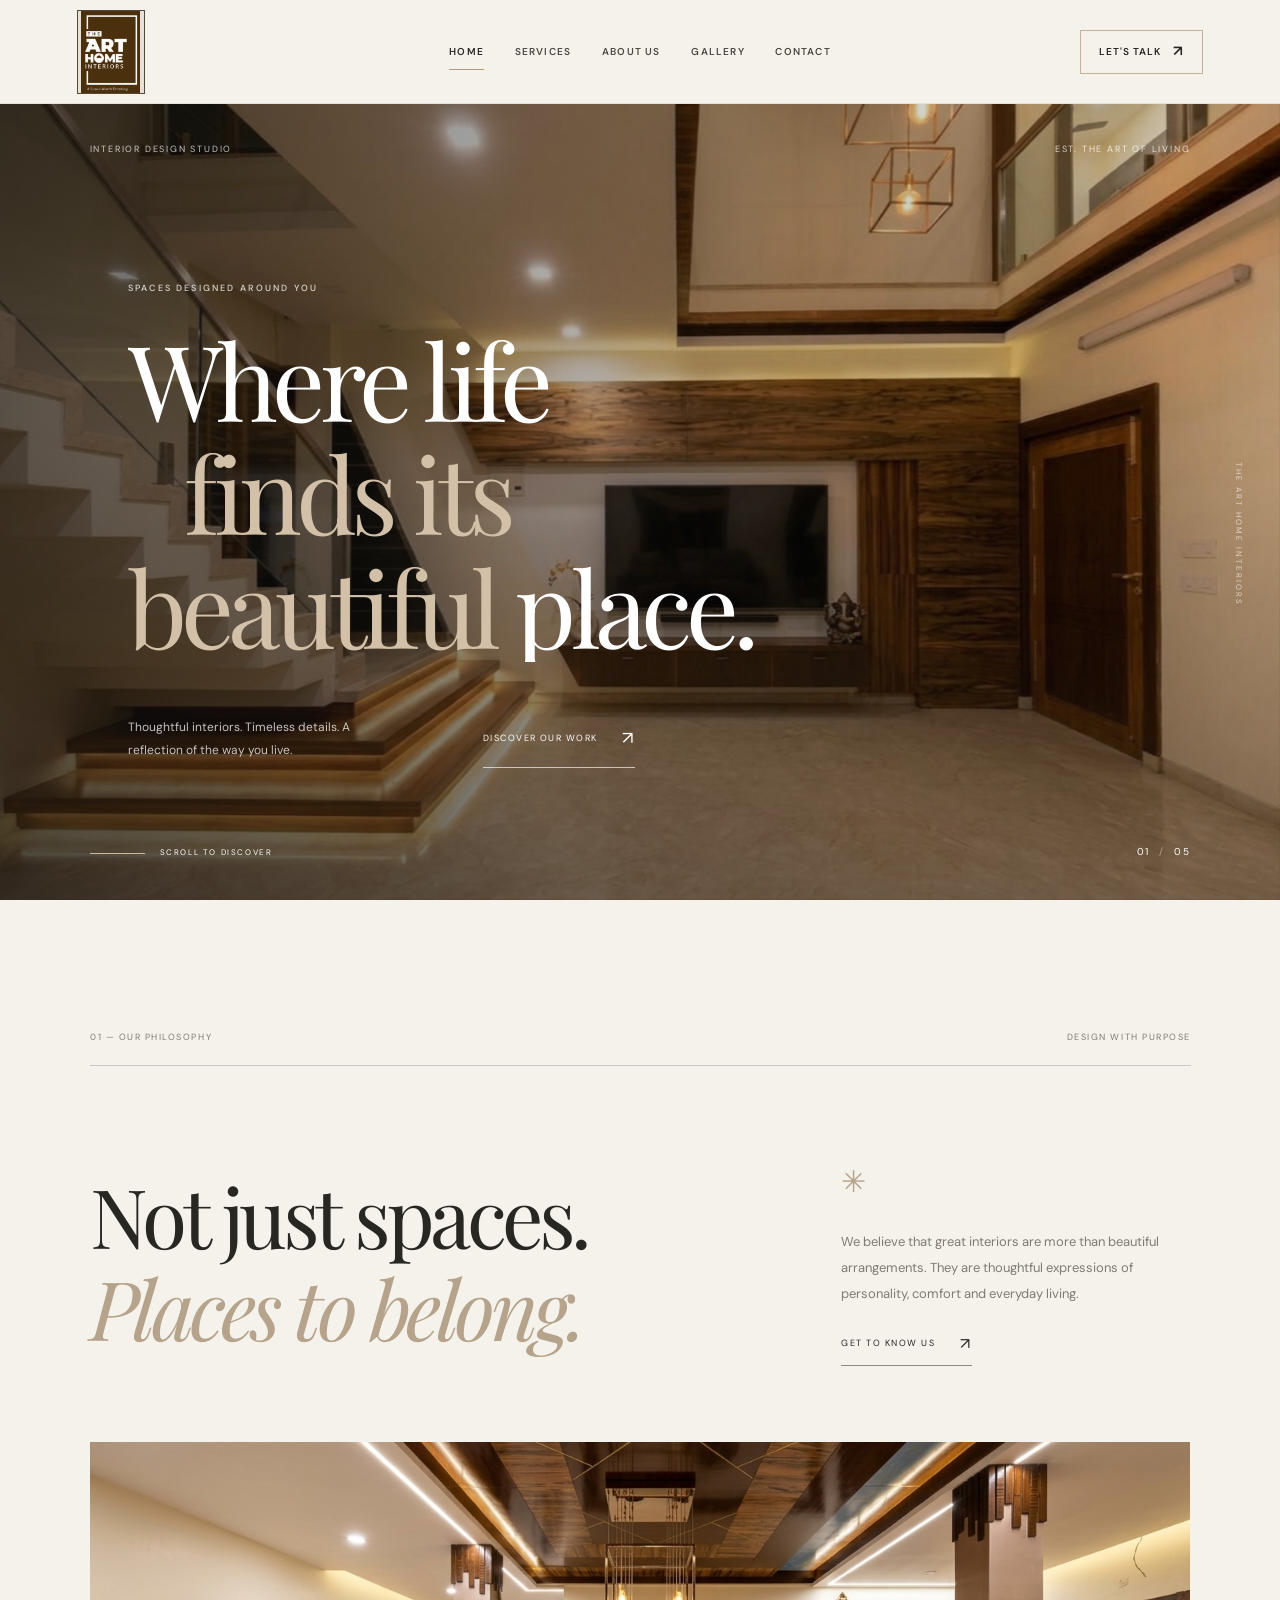
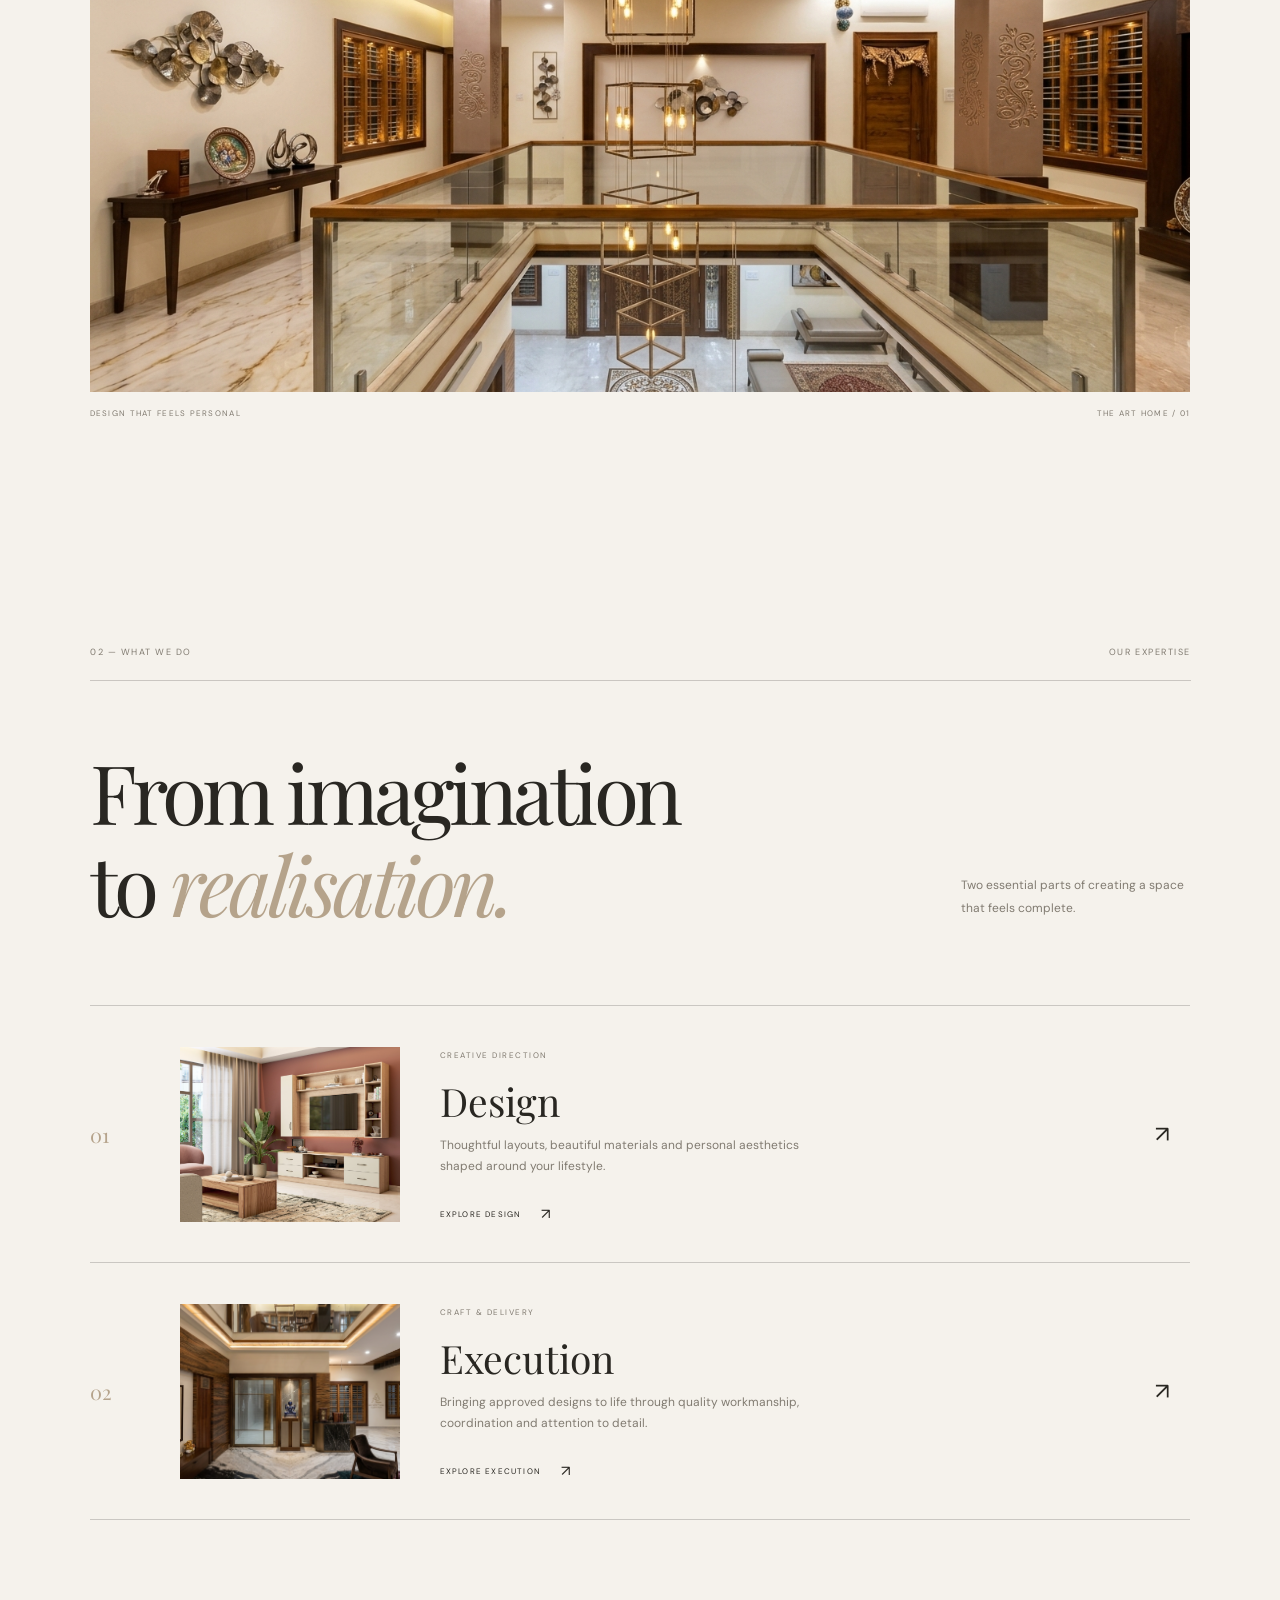
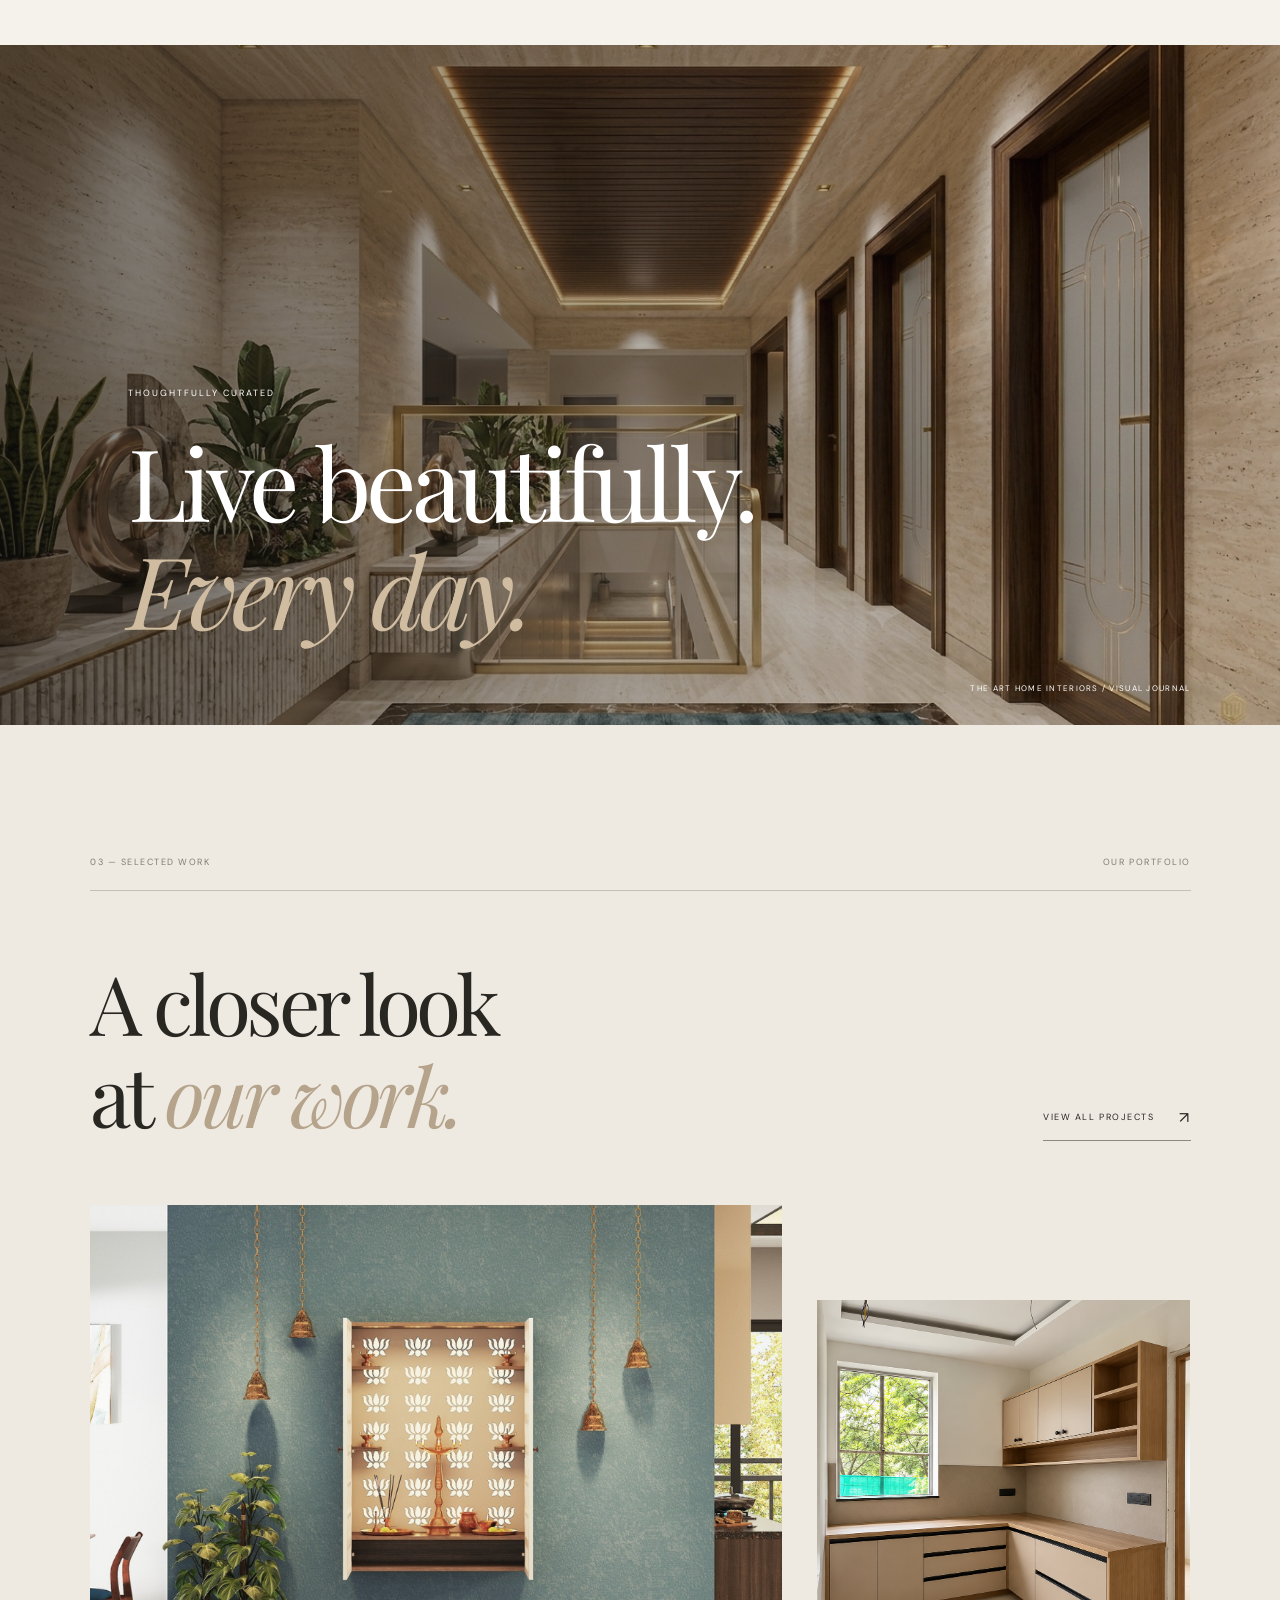
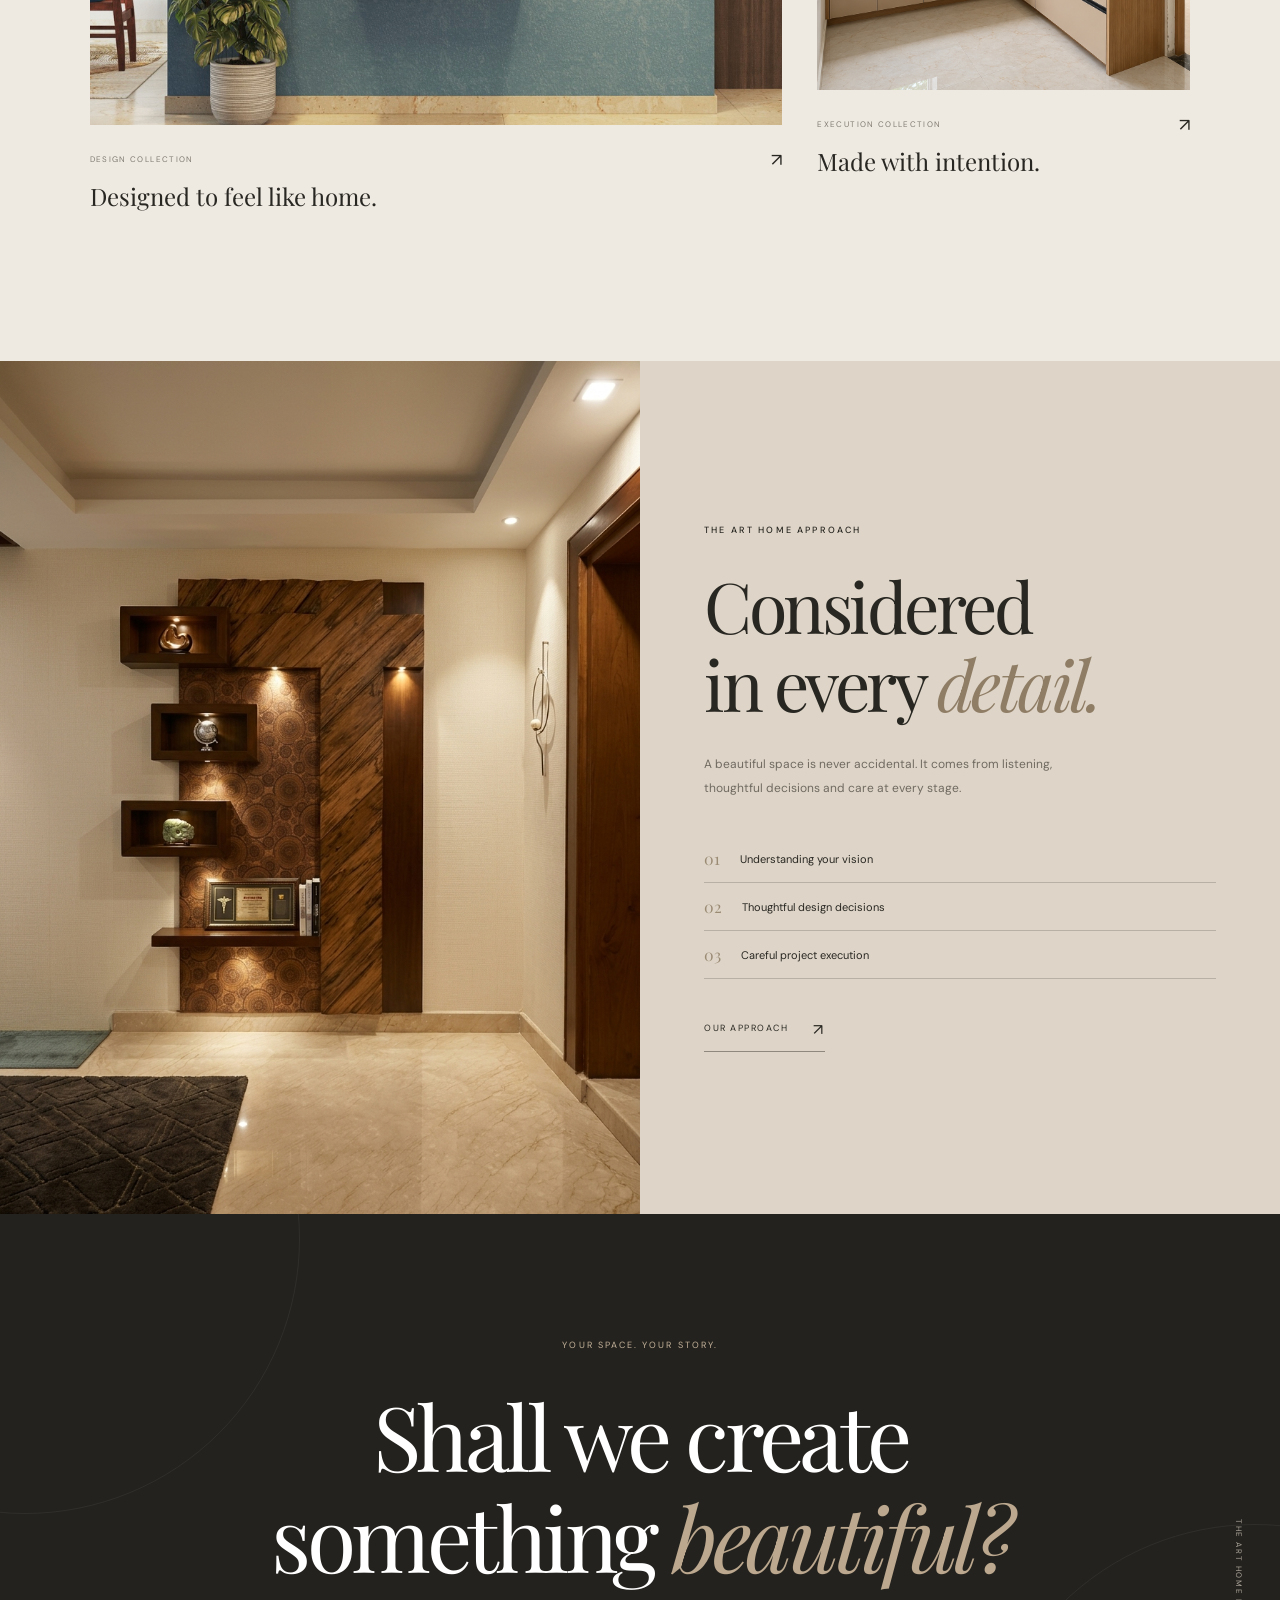
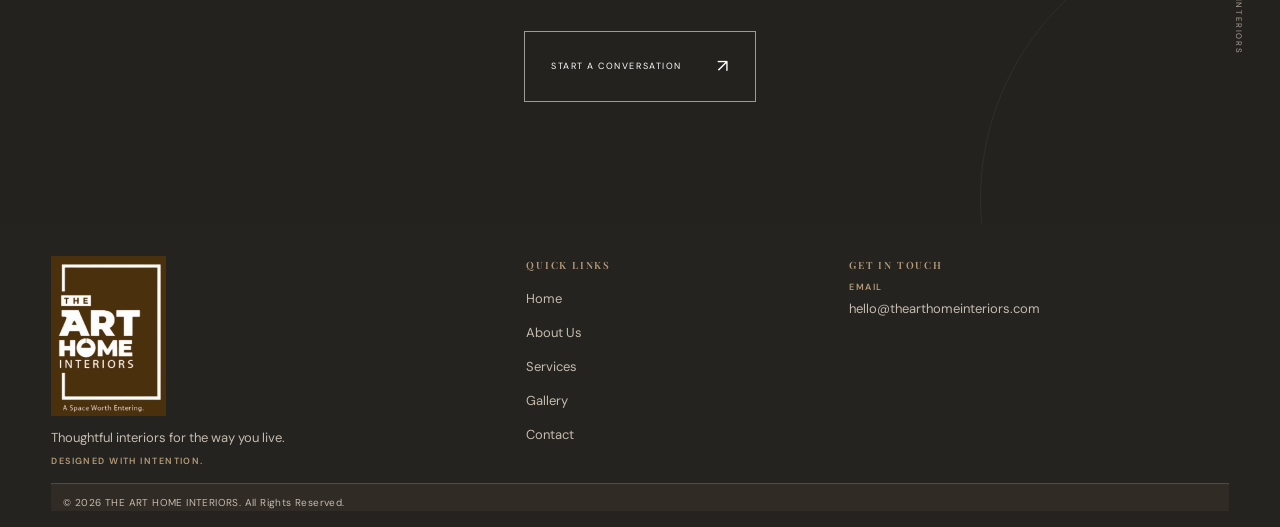
<file: index.html>
<!DOCTYPE html>
<html lang="en">

<head>
    <meta charset="UTF-8">
    <meta name="viewport" content="width=device-width, initial-scale=1.0">

    <meta name="description"
        content="The Art Home Interiors — creating thoughtful, timeless and beautiful living spaces.">

    <title>The Art Home Interiors | Thoughtful Spaces</title>

    <link rel="preconnect" href="https://fonts.googleapis.com">
    <link rel="preconnect" href="https://fonts.gstatic.com" crossorigin>

    <link href="https://fonts.googleapis.com/css2?family=DM+Sans:wght@400;500;600;700&family=Playfair+Display:ital,wght@0,400;0,500;0,600;1,400;1,500&display=swap"
        rel="stylesheet">
    <link rel="stylesheet" href="assets/css/responsive-polish.css">
    <link rel="stylesheet" href="assets/css/style.css">
    <link rel="stylesheet" href="assets/css/design-system.css">
    <link rel="stylesheet" href="assets/css/home.css">
    <link rel="stylesheet" href="assets/css/final-integration.css">
    <link rel="stylesheet" href="assets/css/luxury-experience.css">
</head>

<body class="home-page">

    <div class="page-loader">
        <div class="loader-content">
            <span class="loader-line"></span>
            <p>THE ART HOME INTERIORS</p>
            <span>CREATING SPACES WITH MEANING</span>
        </div>
    </div>


    <!-- HEADER -->

    <div id="site-header"></div>


    <main>

        <!-- =================================
             01. CINEMATIC HERO
        ================================== -->

        <section class="home-hero">

            <div class="hero-background">
                <img
                    src="assets/images/home-hero.jpg"
                    alt="Elegant contemporary interior"
                    fetchpriority="high">
            </div>

            <div class="hero-overlay"></div>

            <div class="hero-top-label">
                <span>INTERIOR DESIGN STUDIO</span>
                <span>EST. THE ART OF LIVING</span>
            </div>

            <div class="home-hero-content">

                <p class="home-eyebrow hero-animate">
                    SPACES DESIGNED AROUND YOU
                </p>

                <h1 class="hero-heading">
                    <span class="hero-line">
                        Where life
                    </span>

                    <span class="hero-line hero-line-accent">
                        finds its
                    </span>

                    <span class="hero-line">
                        <em>beautiful</em> place.
                    </span>
                </h1>

                <div class="hero-bottom-content">

                    <p>
                        Thoughtful interiors. Timeless details.
                        A reflection of the way you live.
                    </p>

                    <a href="gallery.html"
                        class="hero-discover luxury-link">

                        <span>DISCOVER OUR WORK</span>

                        <span class="discover-arrow">↗</span>

                    </a>

                </div>

            </div>

            <div class="hero-vertical-label">
                THE ART HOME INTERIORS
            </div>

            <div class="hero-scroll">

                <span class="scroll-line"></span>

                <span>SCROLL TO DISCOVER</span>

            </div>

            <div class="hero-counter">
                01 <span>/</span> 05
            </div>

        </section>


        <!-- =================================
             02. INTRODUCTION
        ================================== -->

        <section class="home-introduction section-pad">

            <div class="home-section-label reveal">
                <span>01 — OUR PHILOSOPHY</span>
                <span>DESIGN WITH PURPOSE</span>
            </div>

            <div class="introduction-content">

                <div class="introduction-heading reveal">

                    <h2>
                        Not just spaces.<br>
                        <em>Places to belong.</em>
                    </h2>

                </div>

                <div class="introduction-description reveal">

                    <span class="intro-symbol">✳</span>

                    <p>
                        We believe that great interiors are
                        more than beautiful arrangements.
                        They are thoughtful expressions of
                        personality, comfort and everyday living.
                    </p>

                    <a href="about.html" class="home-text-link luxury-link">
                        GET TO KNOW US <span>↗</span>
                    </a>

                </div>

            </div>

            <div class="introduction-bottom">

                <div class="intro-image reveal-right luxury-image">
                    <img
                        src="assets/images/home-feature.jpg"
                        alt="Warm and elegant living room"
                        loading="lazy">
                </div>

                <div class="intro-image-caption">
                    <span>DESIGN THAT FEELS PERSONAL</span>
                    <span>THE ART HOME / 01</span>
                </div>

            </div>

        </section>


        <!-- =================================
             03. BRAND STATEMENT
        ================================== -->

        <!-- <section class="home-statement">

            <div class="statement-inner">

                <p class="statement-kicker reveal">
                    OUR WAY OF THINKING
                </p>

                <h2 class="statement-heading reveal">
                    Beauty is not<br>
                    about more.<br>
                    It is about <em>meaning.</em>
                </h2>

                <p class="statement-description reveal">
                    Every texture, every proportion,
                    every little detail deserves a reason
                    to be there.
                </p>

                <span class="statement-decoration">A</span>

            </div>

        </section> -->


        <!-- =================================
             04. OUR SERVICES
        ================================== -->

        <section class="home-services section-pad">

            <div class="home-section-label reveal">
                <span>02 — WHAT WE DO</span>
                <span>OUR EXPERTISE</span>
            </div>

            <div class="services-heading reveal">

                <h2>
                    From imagination<br>
                    to <em>realisation.</em>
                </h2>

                <p>
                    Two essential parts of creating
                    a space that feels complete.
                </p>

            </div>


            <div class="home-service-list">

                <!-- DESIGN -->

                <a href="design-gallery.html"
                    class="home-service-item reveal-left">

                    <div class="service-item-number">
                        01
                    </div>

                    <div class="service-item-image luxury-image">
                        <img
                            src="assets/images/design-preview.jpg"
                            alt="Interior design project"
                            loading="lazy">
                    </div>

                    <div class="service-item-info">

                        <span>CREATIVE DIRECTION</span>

                        <h3>Design</h3>

                        <p>
                            Thoughtful layouts, beautiful
                            materials and personal aesthetics
                            shaped around your lifestyle.
                        </p>

                        <span class="service-item-link">
                            EXPLORE DESIGN <b>↗</b>
                        </span>

                    </div>

                    <span class="service-item-arrow">↗</span>

                </a>


                <!-- EXECUTION -->

                <a href="execution-gallery.html"
                    class="home-service-item reveal-right">

                    <div class="service-item-number">
                        02
                    </div>

                    <div class="service-item-image luxury-image">
                        <img
                            src="assets/images/execution-preview.jpg"
                            alt="Interior execution project"
                            loading="lazy">
                    </div>

                    <div class="service-item-info">

                        <span>CRAFT & DELIVERY</span>

                        <h3>Execution</h3>

                        <p>
                            Bringing approved designs to
                            life through quality workmanship,
                            coordination and attention to detail.
                        </p>

                        <span class="service-item-link">
                            EXPLORE EXECUTION <b>↗</b>
                        </span>

                    </div>

                    <span class="service-item-arrow">↗</span>

                </a>

            </div>

        </section>


        <!-- =================================
             05. FULL WIDTH IMAGE
        ================================== -->

        <section class="home-image-break luxury-image">

            <img
                src="assets/images/home-wide.jpg"
                alt="Luxury interior architecture"
                loading="lazy">

            <div class="image-break-overlay"></div>

            <div class="image-break-content reveal">

                <p>THOUGHTFULLY CURATED</p>

                <h2>
                    Live beautifully.<br>
                    <em>Every day.</em>
                </h2>

            </div>

            <span class="image-break-caption">
                THE ART HOME INTERIORS / VISUAL JOURNAL
            </span>

        </section>


        <!-- =================================
             06. SELECTED WORK
        ================================== -->

        <section class="home-projects section-pad">

            <div class="home-section-label reveal">
                <span>03 — SELECTED WORK</span>
                <span>OUR PORTFOLIO</span>
            </div>

            <div class="projects-heading reveal">

                <h2>
                    A closer look<br>
                    at <em>our work.</em>
                </h2>

                <a href="gallery.html" class="home-text-link luxury-link">
                    VIEW ALL PROJECTS <span>↗</span>
                </a>

            </div>


            <div class="home-project-grid">

                <a href="design-gallery.html"
                    class="project-card project-large reveal-left">

                    <div class="project-image luxury-image">
                        <img
                            src="assets/images/design-01.jpg"
                            alt="Interior design project"
                            loading="lazy">
                    </div>

                    <div class="project-caption">
                        <div>
                            <span>DESIGN COLLECTION</span>
                            <h3>Designed to feel like home.</h3>
                        </div>

                        <span>↗</span>
                    </div>

                </a>


                <a href="execution-gallery.html"
                    class="project-card project-small reveal-right">

                    <div class="project-image luxury-image">
                        <img
                            src="assets/images/execution-03.jpg"
                            alt="Interior execution project"
                            loading="lazy">
                    </div>

                    <div class="project-caption">
                        <div>
                            <span>EXECUTION COLLECTION</span>
                            <h3>Made with intention.</h3>
                        </div>

                        <span>↗</span>
                    </div>

                </a>

            </div>

        </section>


        <!-- =================================
             07. OUR DIFFERENCE
        ================================== -->

        <section class="home-difference">

            <div class="difference-image reveal-left luxury-image">
                <img
                    src="assets/images/home-detail.jpg"
                    alt="Interior design material and detail"
                    loading="lazy">
            </div>

            <div class="difference-content">

                <p class="home-eyebrow">
                    THE ART HOME APPROACH
                </p>

                <h2>
                    Considered<br>
                    in every <em>detail.</em>
                </h2>

                <p>
                    A beautiful space is never accidental.
                    It comes from listening, thoughtful
                    decisions and care at every stage.
                </p>

                <div class="difference-points">

                    <div>
                        <span>01</span>
                        <p>Understanding your vision</p>
                    </div>

                    <div>
                        <span>02</span>
                        <p>Thoughtful design decisions</p>
                    </div>

                    <div>
                        <span>03</span>
                        <p>Careful project execution</p>
                    </div>

                </div>

                <a href="about.html" class="home-text-link luxury-link">
                    OUR APPROACH <span>↗</span>
                </a>

            </div>

        </section>


        <!-- =================================
             08. CONTACT CTA
        ================================== -->

        <section class="home-contact">

            <div class="contact-orbit orbit-one"></div>
            <div class="contact-orbit orbit-two"></div>

            <div class="home-contact-content reveal">

                <p>YOUR SPACE. YOUR STORY.</p>

                <h2>
                    Shall we create<br>
                    something <em>beautiful?</em>
                </h2>

                <a href="contact.html" class="contact-cta-button luxury-button">
                    START A CONVERSATION
                    <span>↗</span>
                </a>

            </div>

            <span class="contact-side-label">
                THE ART HOME INTERIORS
            </span>

        </section>

    </main>


    <!-- FOOTER -->

    <div id="site-footer"></div>
    <script src="assets/js/responsive-polish.js"></script>

    <script src="assets/js/main.js"></script>
    <script src="assets/js/home.js"></script>
    <script src="assets/js/site-audit.js"></script>
    <script src="assets/js/luxury-experience.js"></script>

</body>
</html>
</file>
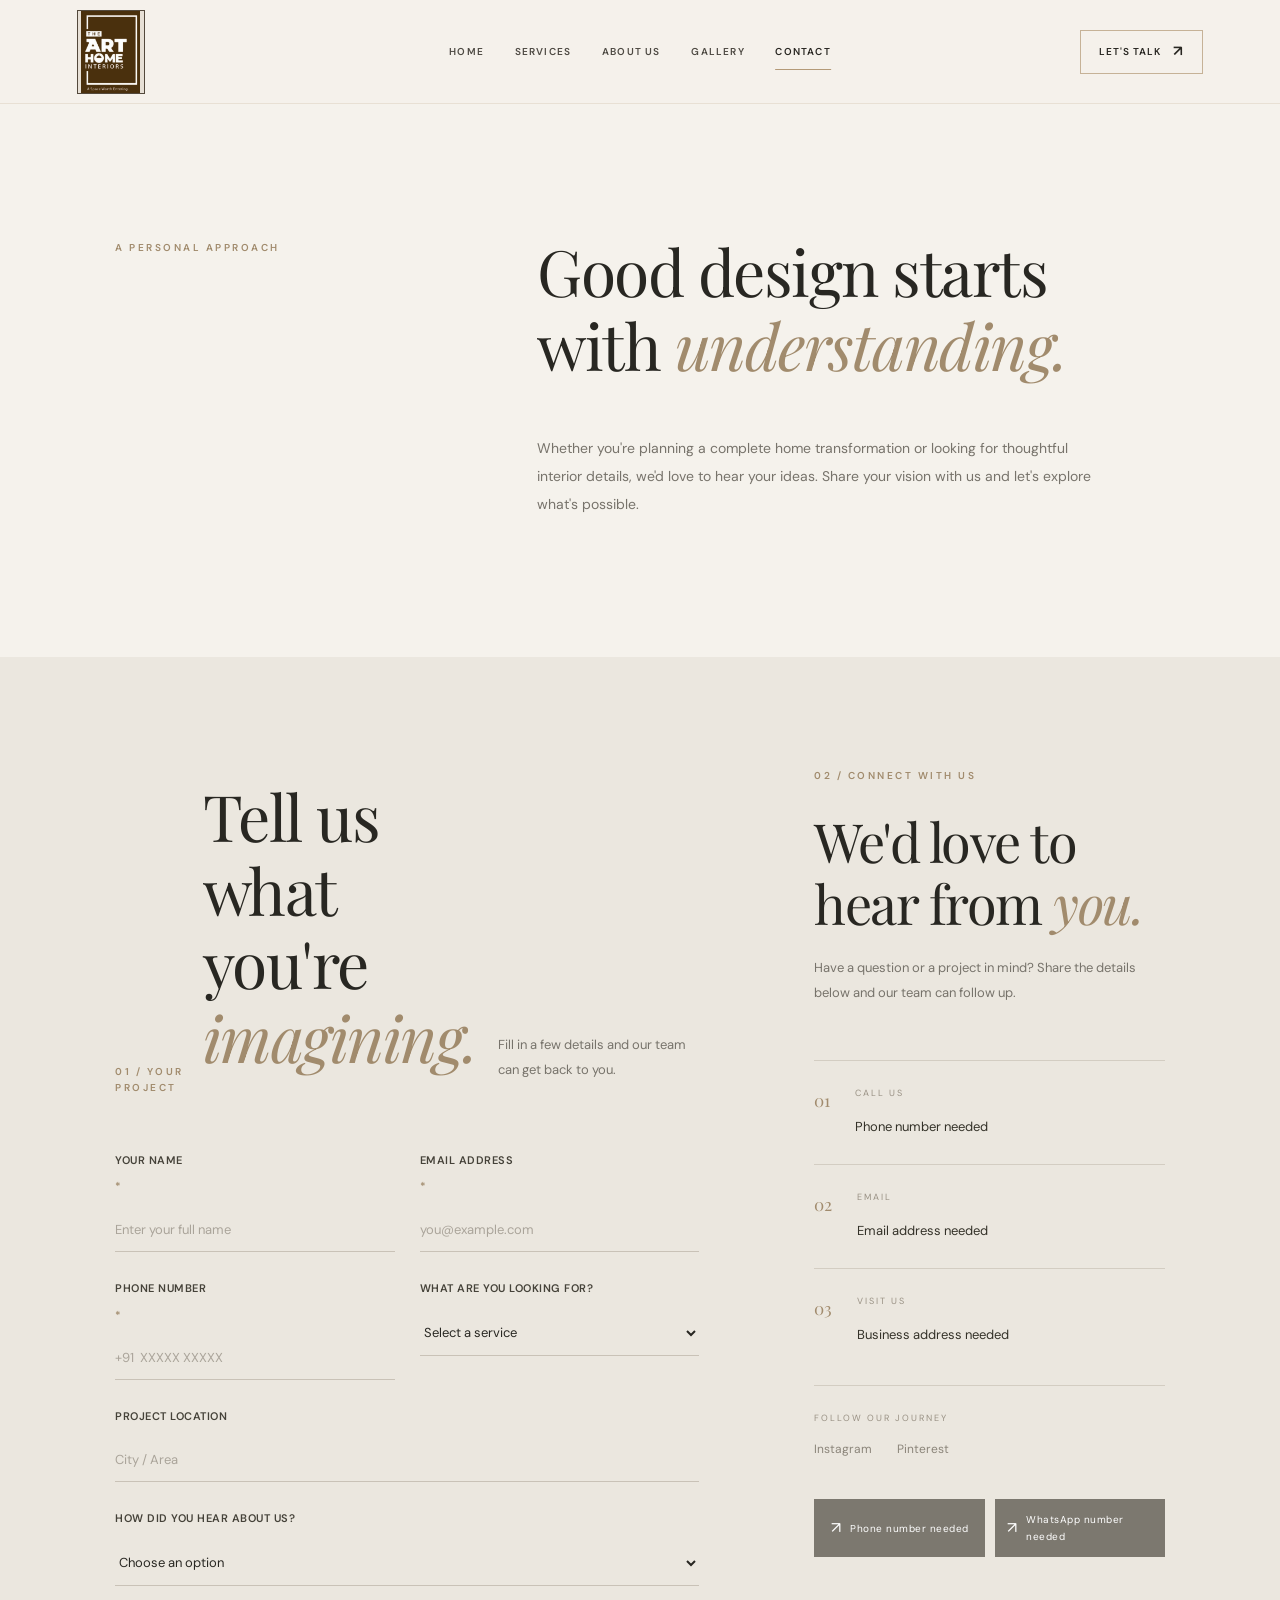
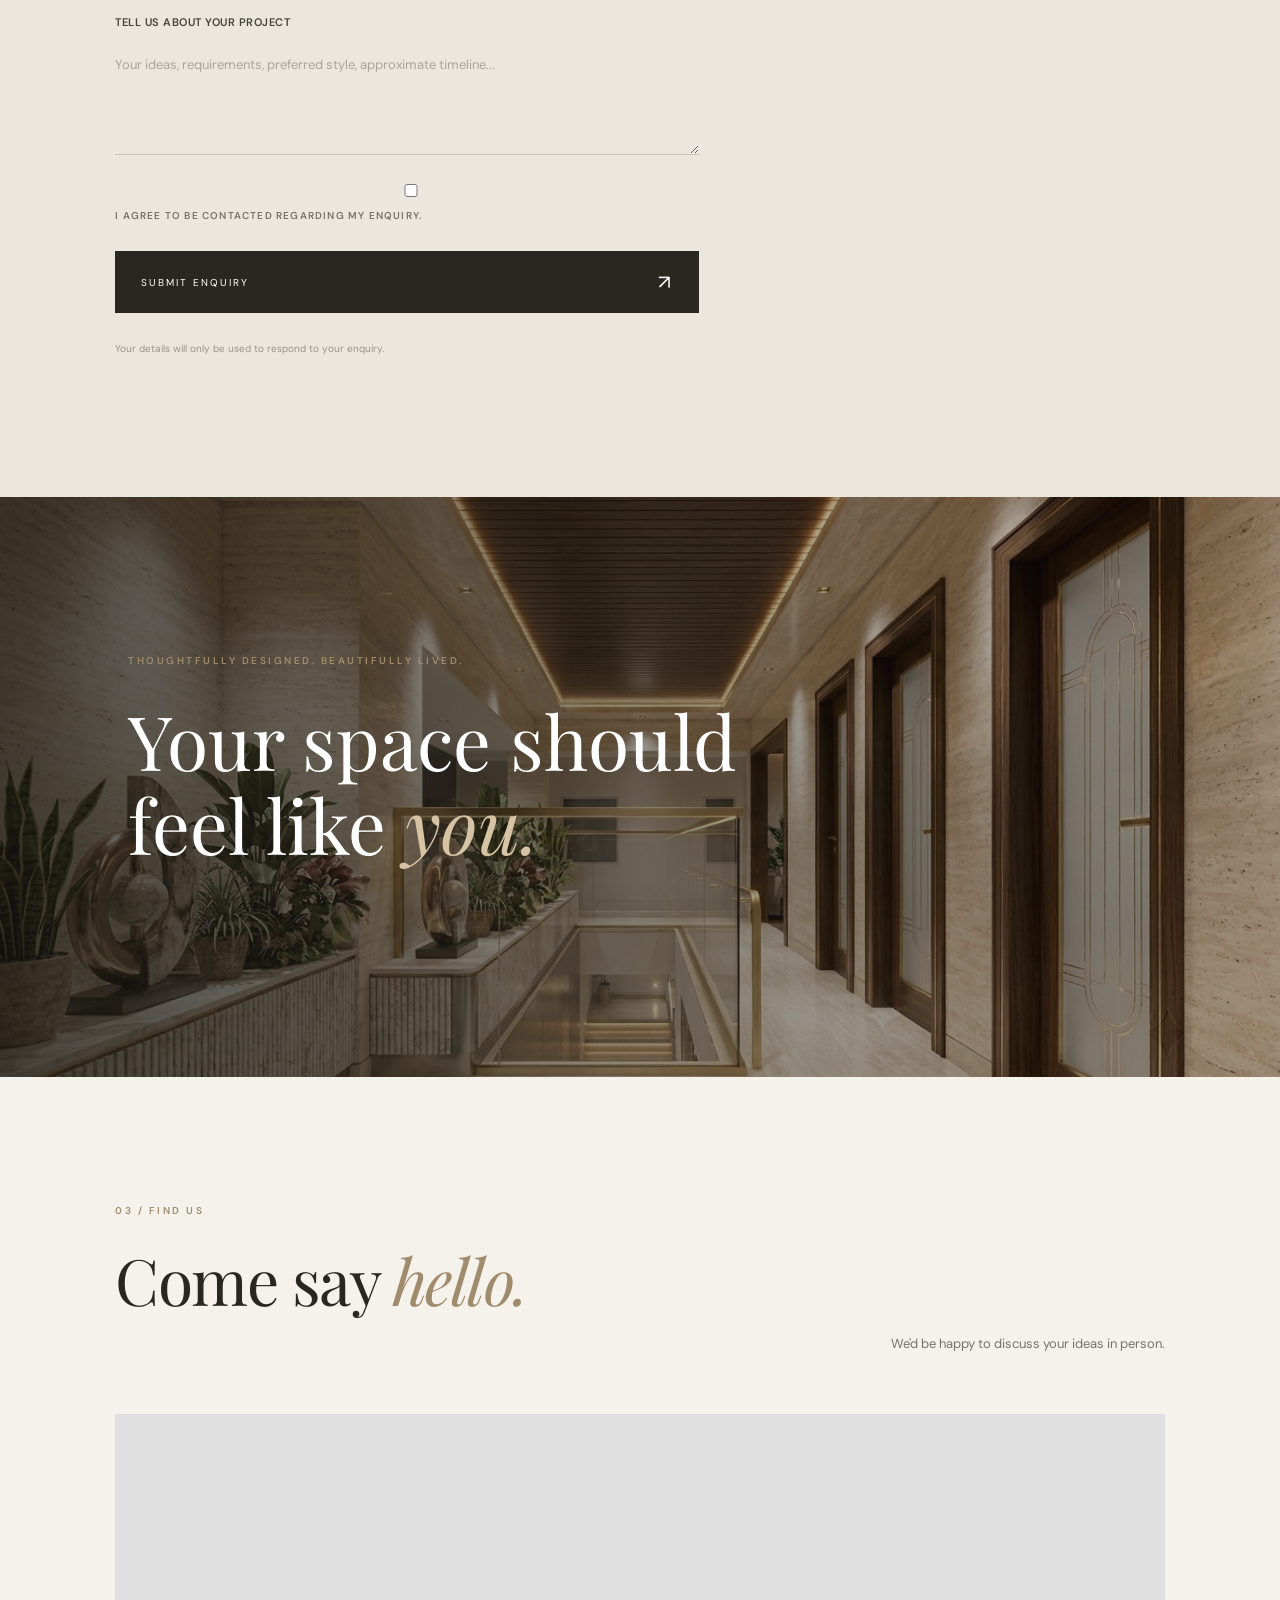
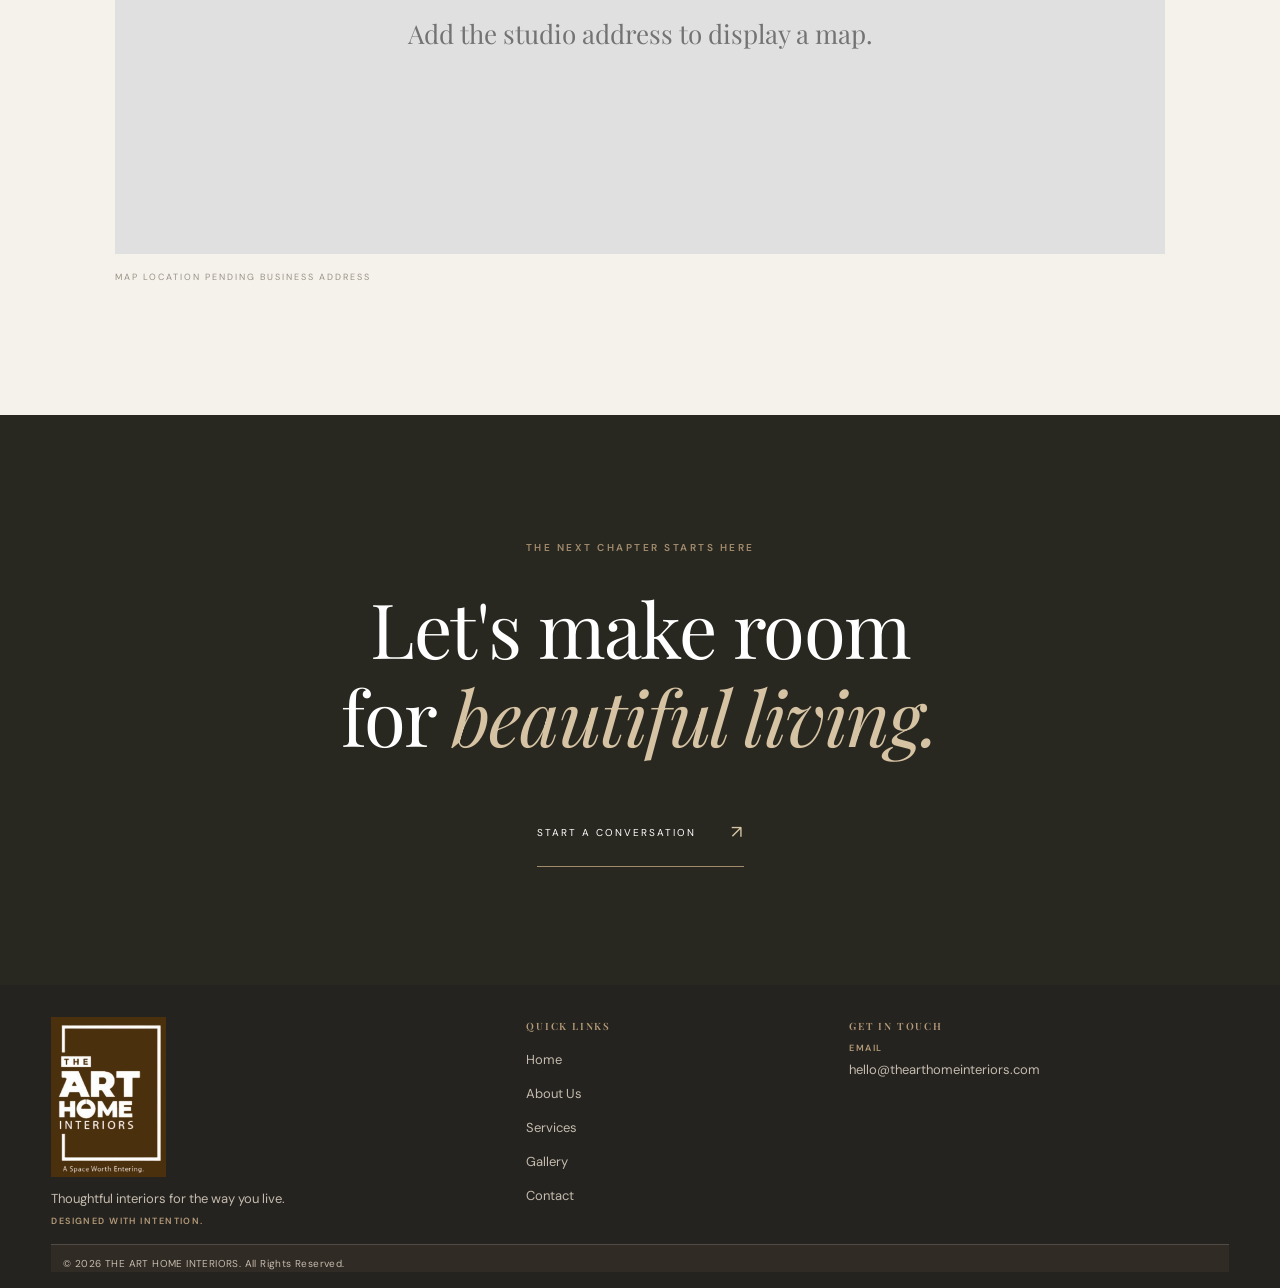
<file: contact.html>
<!DOCTYPE html>
<html lang="en">
<head>
  <meta charset="UTF-8">
  <meta name="viewport" content="width=device-width, initial-scale=1.0">
  <meta name="description" content="Get in touch with The Art Home Interiors to discuss your interior design and execution project.">
  <title>Contact Us | The Art Home Interiors</title>

  <link rel="preconnect" href="https://fonts.googleapis.com">
  <link rel="preconnect" href="https://fonts.gstatic.com" crossorigin>
  <link href="https://fonts.googleapis.com/css2?family=DM+Sans:wght@400;500;600;700&family=Playfair+Display:wght@400;500;600;700&display=swap" rel="stylesheet">
    <link rel="stylesheet" href="assets/css/responsive-polish.css">
  <link rel="stylesheet" href="assets/css/design-system.css">
  <link rel="stylesheet" href="assets/css/style.css">
  <link rel="stylesheet" href="assets/css/contact.css">
  <link rel="stylesheet" href="assets/css/final-integration.css">
  <link rel="stylesheet" href="assets/css/luxury-experience.css">
</head>

<body class="contact-page">

  <!-- Page Loader -->
  <div class="page-loader">
    <div class="loader-content">
      <span class="loader-brand">THE ART HOME</span>
      <span class="loader-line"></span>
      <span class="loader-caption">INTERIORS</span>
    </div>
  </div>

  <!-- Header -->
  <div id="site-header"></div>

  <main>

    <!-- Hero -->
    <!-- <section class="contact-hero">
      <div class="contact-hero-image"></div>
      <div class="contact-hero-overlay"></div>

      <div class="contact-hero-content">
        <span class="eyebrow">LET'S CREATE SOMETHING BEAUTIFUL</span>
        <h1>Every beautiful space<br>begins with a <em>conversation.</em></h1>
        <p class="reveal-left">Tell us about the home you imagine. We'll help you bring it to life.</p>
        <a href="#contact-details" class="hero-scroll reveal-right luxury-link">
          <span>SCROLL TO CONNECT</span>
          <span class="scroll-line"></span>
        </a>
      </div>

      <span class="hero-index">01 — LET'S TALK</span>
    </section> -->

    <!-- Intro -->
    <section class="contact-intro section-pad">
      <div class="contact-intro-label reveal-left">
        <span class="eyebrow">A PERSONAL APPROACH</span>
      </div>

      <div class="contact-intro-copy reveal-right">
        <h2>Good design starts<br>with <em>understanding.</em></h2>
        <p>
          Whether you're planning a complete home transformation or looking
          for thoughtful interior details, we'd love to hear your ideas.
          Share your vision with us and let's explore what's possible.
        </p>
      </div>
    </section>

    <!-- Contact Form + Details -->
    <section class="contact-main section-pad" id="contact-details">
      <div class="contact-form-column reveal-left">
        <div class="section-heading">
          <span class="eyebrow">01 / YOUR PROJECT</span>
          <h2>Tell us what<br>you're <em>imagining.</em></h2>
          <p>Fill in a few details and our team can get back to you.</p>
        </div>

        <form id="contactForm" class="contact-form">
          <div class="form-row">
            <div class="form-field">
              <label for="fullName">Your name <span>*</span></label>
              <input type="text" id="fullName" name="name"
                     placeholder="Enter your full name" required>
            </div>

            <div class="form-field">
              <label for="email">Email address <span>*</span></label>
              <input type="email" id="email" name="email"
                     placeholder="you@example.com" required>
            </div>
          </div>

          <div class="form-row">
            <div class="form-field">
              <label for="phone">Phone number <span>*</span></label>
              <input type="tel" id="phone" name="phone"
                     placeholder="+91  XXXXX XXXXX" required>
            </div>

            <div class="form-field">
              <label for="projectType">What are you looking for?</label>
              <select id="projectType" name="projectType">
                <option value="">Select a service</option>
                <option value="Interior Design">Interior Design</option>
                <option value="Interior Execution">Interior Execution</option>
                <option value="Design and Execution">Design & Execution</option>
                <option value="Consultation">Consultation</option>
                <option value="Other">Other</option>
              </select>
            </div>
          </div>

          <div class="form-field">
            <label for="location">Project location</label>
            <input type="text" id="location" name="location"
                   placeholder="City / Area">
          </div>

          <div class="form-field">
            <label for="referral">How did you hear about us?</label>
            <select id="referral" name="referral">
              <option value="">Choose an option</option>
              <option value="Instagram">Instagram</option>
              <option value="Facebook">Facebook</option>
              <option value="Google Search">Google Search</option>
              <option value="Friend or Family">Friend / Family</option>
              <option value="Previous Client">Previous Client</option>
              <option value="Other">Other</option>
            </select>
          </div>

          <div class="form-field">
            <label for="message">Tell us about your project</label>
            <textarea id="message" name="message" rows="5"
                      placeholder="Your ideas, requirements, preferred style, approximate timeline..."></textarea>
          </div>

          <label class="privacy-note">
            <input type="checkbox" name="consent" required>
            <span>I agree to be contacted regarding my enquiry.</span>
          </label>

          <button type="submit" class="contact-submit">
            <span>SUBMIT ENQUIRY</span>
            <span class="submit-arrow">↗</span>
          </button>

          <p class="form-note">
            Your details will only be used to respond to your enquiry.
          </p>
        </form>
      </div>

      <!-- Contact Information -->
      <aside class="contact-info-column reveal-right">
        <div class="contact-info-top">
          <span class="eyebrow">02 / CONNECT WITH US</span>
          <h3>We'd love to<br>hear from <em>you.</em></h3>
          <p>
            Have a question or a project in mind? Share the details below and our team can follow up.
          </p>
        </div>

        <div class="contact-info-item">
          <span class="info-number">01</span>
          <div>
            <span class="info-label">CALL US</span>
            <span class="info-value">
              Phone number needed
            </span>
          </div>
        </div>

        <div class="contact-info-item">
          <span class="info-number">02</span>
          <div>
            <span class="info-label">EMAIL</span>
            <span class="info-value">
              Email address needed
            </span>
          </div>
        </div>

        <div class="contact-info-item">
          <span class="info-number">03</span>
          <div>
            <span class="info-label">VISIT US</span>
            <p class="info-value">Business address needed</p>
          </div>
        </div>

        <div class="contact-social">
          <span class="info-label">FOLLOW OUR JOURNEY</span>
          <div class="social-links">
            <span>Instagram</span>
            <span>Pinterest</span>
          </div>
        </div>

        <div class="contact-direct-actions">
          <span class="direct-action is-disabled" aria-disabled="true">
            <span class="action-icon">↗</span>
            <span>Phone number needed</span>
          </span>

          <span class="direct-action is-disabled whatsapp-action" aria-disabled="true">
            <span class="action-icon">↗</span>
            <span>WhatsApp number needed</span>
          </span>
        </div>
      </aside>
    </section>

    <!-- Image Break -->
    <section class="contact-image-break reveal-right luxury-image">
      <img src="assets/images/home-wide.jpg"
           alt="Elegant contemporary interior designed with warm natural materials"
           loading="lazy">
      <div class="image-break-overlay"></div>
      <div class="image-break-content">
        <span class="eyebrow">THOUGHTFULLY DESIGNED. BEAUTIFULLY LIVED.</span>
        <h2>Your space should<br>feel like <em>you.</em></h2>
      </div>
    </section>

    <!-- Map -->
    <section class="contact-location section-pad reveal">
      <div class="location-heading reveal-left">
        <div>
          <span class="eyebrow">03 / FIND US</span>
          <h2>Come say <em>hello.</em></h2>
        </div>
        <p>We'd be happy to discuss your ideas in person.</p>
      </div>

      <div class="map-frame map-placeholder reveal-right" role="note">
        Add the studio address to display a map.
      </div>
      <p class="map-caption">MAP LOCATION PENDING BUSINESS ADDRESS</p>
    </section>

    <!-- Closing CTA -->
    <section class="contact-closing reveal-left">
      <div class="closing-content">
        <span class="eyebrow">THE NEXT CHAPTER STARTS HERE</span>
        <h2>Let's make room<br>for <em>beautiful living.</em></h2>
        <a href="#contact-details" class="closing-link luxury-link luxury-button">
          START A CONVERSATION <span>↗</span>
        </a>
      </div>
    </section>

  </main>

  <!-- Shared footer injection -->
  <div id="site-footer"></div>
  <script src="assets/js/responsive-polish.js"></script>
  <script src="assets/js/main.js"></script>
  <script src="assets/js/contact.js"></script>
  <script src="assets/js/site-audit.js"></script>
  <script src="assets/js/luxury-experience.js"></script>
</body>
</html>
</file>
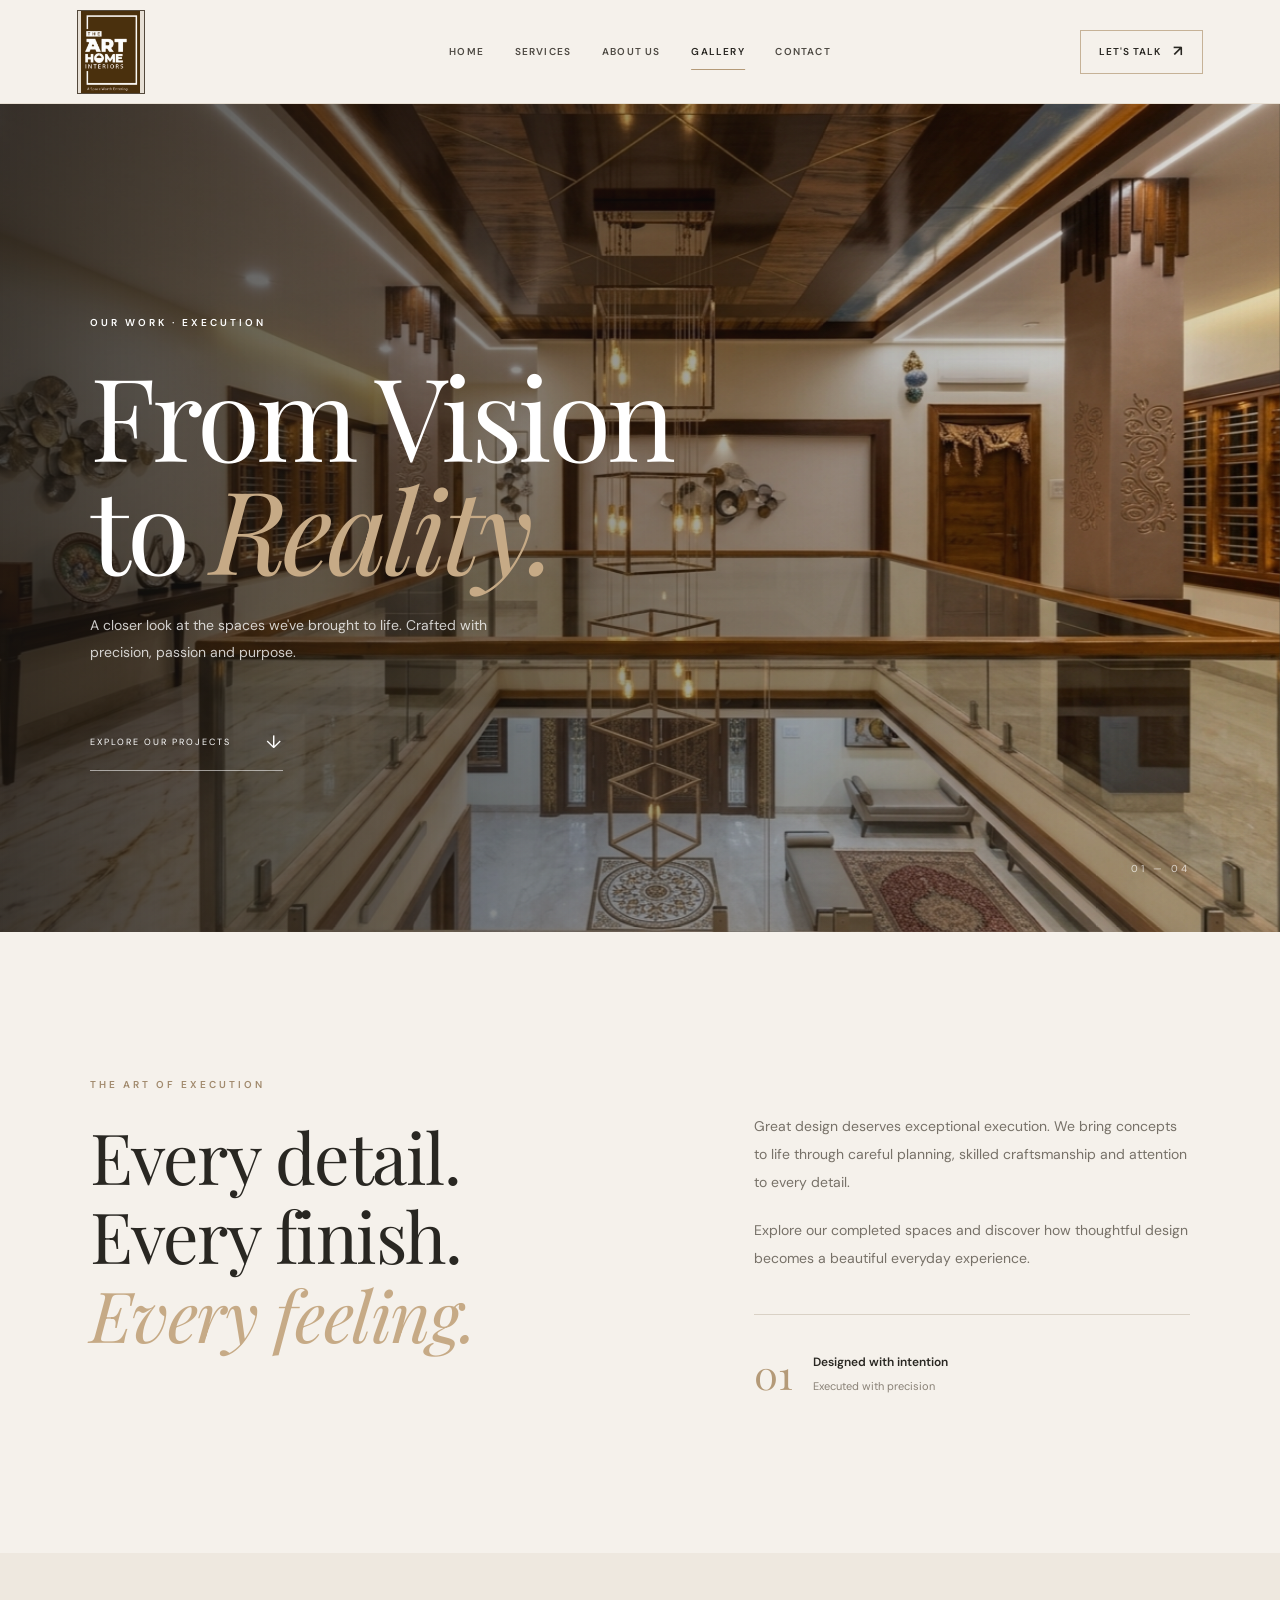
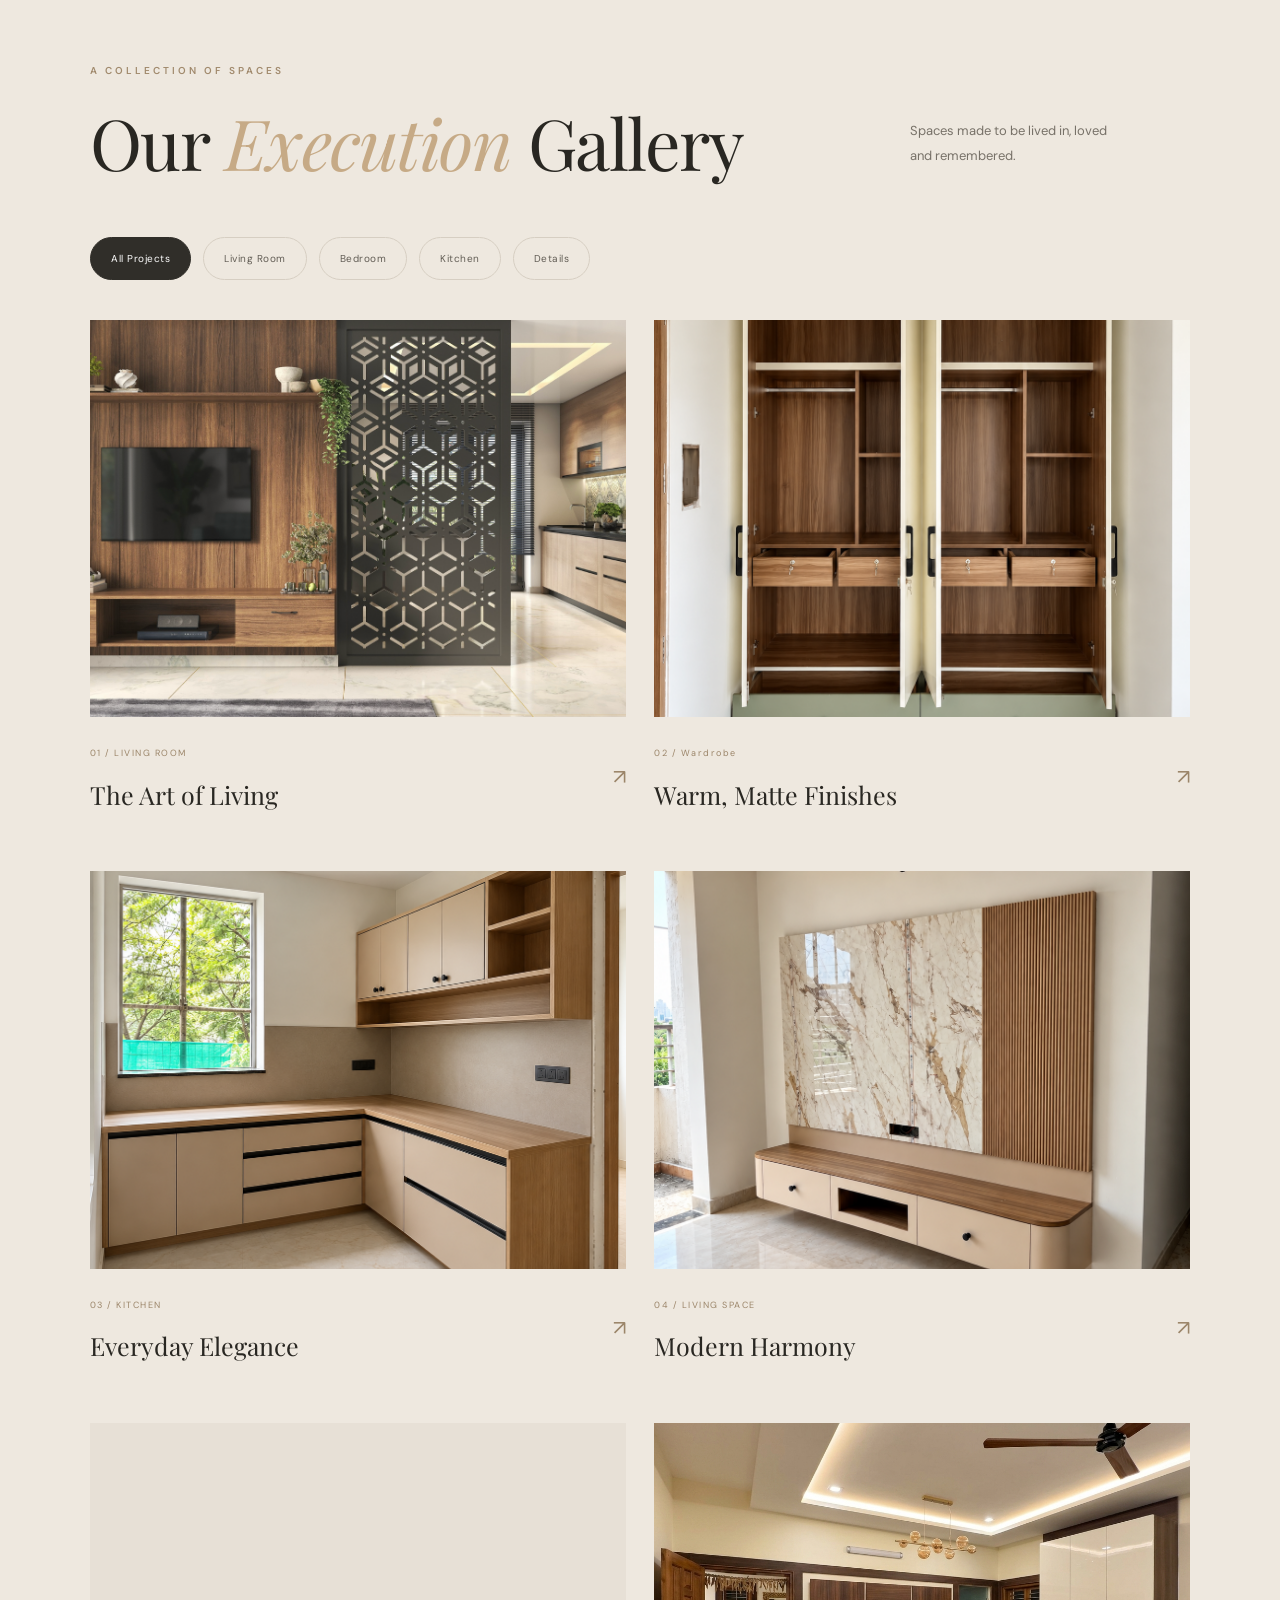
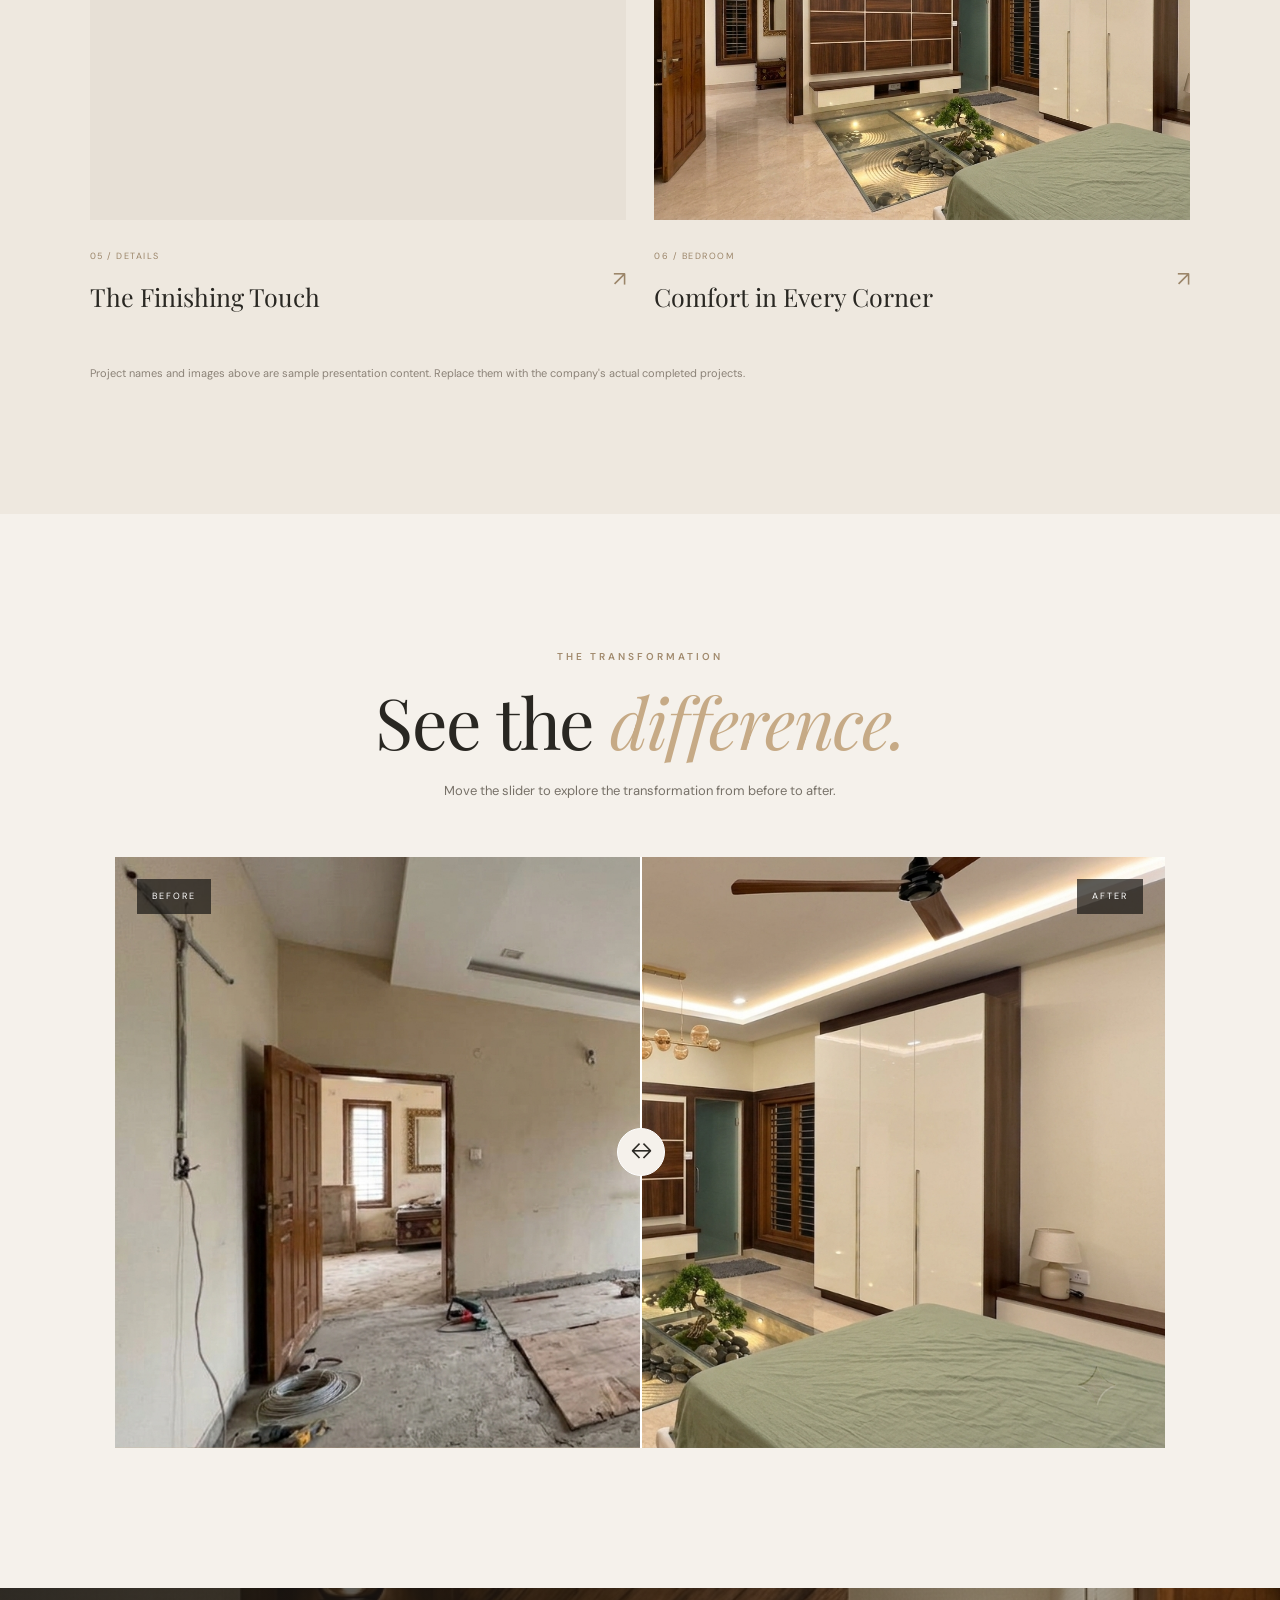
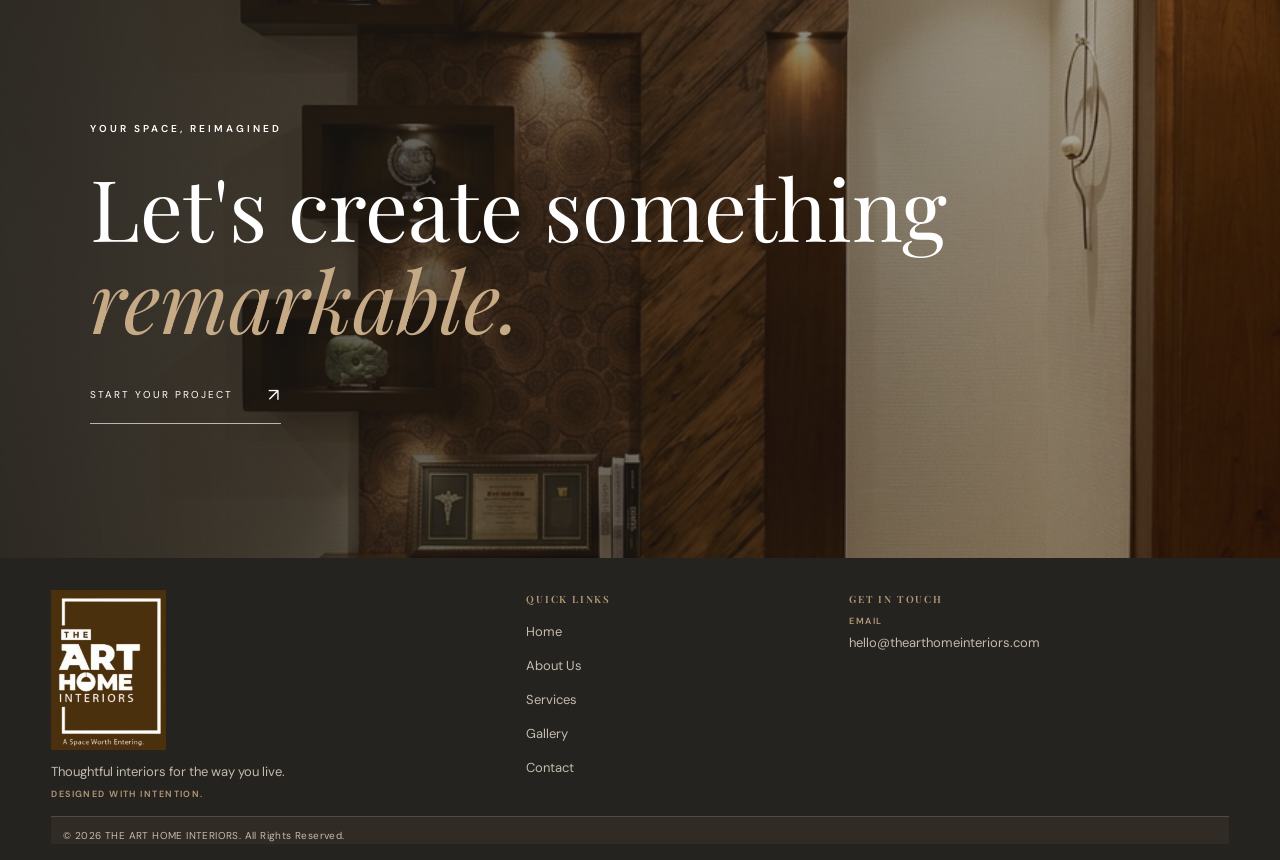
<file: execution-gallery.html>
<!DOCTYPE html>
<html lang="en">
<head>
  <meta charset="UTF-8">
  <meta name="viewport" content="width=device-width, initial-scale=1.0">
  <meta name="theme-color" content="#f5f1eb">
  <title>Execution Gallery | THE ART HOME INTERIORS</title>
  <meta name="description" content="Explore completed interior execution projects by The Art Home Interiors.">

  <link rel="stylesheet" href="assets/css/design-system.css">
  <link rel="stylesheet" href="assets/css/style.css">
  <link rel="stylesheet" href="assets/css/execution-gallery.css">
  <link rel="stylesheet" href="assets/css/final-integration.css">
    <link rel="stylesheet" href="assets/css/responsive-polish.css">
    <link rel="stylesheet" href="assets/css/luxury-experience.css">
  <link rel="preconnect" href="https://fonts.googleapis.com">
  <link rel="preconnect" href="https://fonts.gstatic.com" crossorigin>
  <link href="https://fonts.googleapis.com/css2?family=DM+Sans:wght@400;500;600;700&family=Playfair+Display:wght@400;500;600;700&display=swap" rel="stylesheet">
</head>

<body class="execution-page">

  <div class="page-loader">
    <div class="loader-brand">THE ART HOME</div>
    <div class="loader-line"></div>
  </div>

  <!-- HEADER -->
  <div id="site-header"></div>

  <main>

    <!-- HERO -->
    <section class="execution-hero">
      <div class="execution-hero-image"></div>
      <div class="execution-hero-overlay"></div>

      <div class="execution-hero-content">
        <span class="eyebrow">OUR WORK · EXECUTION</span>
        <h1>From Vision<br>to <em>Reality.</em></h1>
        <p class="reveal-left">
          A closer look at the spaces we've brought to life.
          Crafted with precision, passion and purpose.
        </p>
        <a href="#execution-projects" class="hero-scroll reveal-right luxury-link">
          EXPLORE OUR PROJECTS <span>↓</span>
        </a>
      </div>

      <div class="execution-hero-index">01 — 04</div>
    </section>

    <!-- INTRO -->
    <section class="execution-intro section-pad">
      <div class="execution-intro-left reveal-left">
        <span class="eyebrow">THE ART OF EXECUTION</span>
        <h2>Every detail.<br>Every finish.<br><em>Every feeling.</em></h2>
      </div>

      <div class="execution-intro-right reveal-right">
        <p>
          Great design deserves exceptional execution. We bring concepts
          to life through careful planning, skilled craftsmanship and
          attention to every detail.
        </p>
        <p>
          Explore our completed spaces and discover how thoughtful
          design becomes a beautiful everyday experience.
        </p>
        <div class="execution-stat">
          <span>01</span>
          <div>
            <strong>Designed with intention</strong>
            <small>Executed with precision</small>
          </div>
        </div>
      </div>
    </section>

    <!-- PROJECT FILTERS -->
    <section class="execution-projects section-pad" id="execution-projects">
      <div class="execution-section-heading reveal-left">
        <div>
          <span class="eyebrow">A COLLECTION OF SPACES</span>
          <h2>Our <em>Execution</em> Gallery</h2>
        </div>
        <p>Spaces made to be lived in, loved and remembered.</p>
      </div>

      <div class="execution-filters reveal" role="group" aria-label="Filter projects">
        <button class="filter-btn active" data-filter="all" aria-pressed="true">All Projects</button>
        <button class="filter-btn" data-filter="living" aria-pressed="false">Living Room</button>
        <button class="filter-btn" data-filter="bedroom" aria-pressed="false">Bedroom</button>
        <button class="filter-btn" data-filter="kitchen" aria-pressed="false">Kitchen</button>
        <button class="filter-btn" data-filter="details" aria-pressed="false">Details</button>
      </div>

      <div class="execution-grid">

        <article class="execution-card reveal-left" data-category="living">
          <button class="execution-image luxury-image" data-full="assets/images/about-closing.png"
                  aria-label="View living room project">
            <img src="assets/images/about-closing.png" alt="Completed luxury living room" loading="lazy">
            <span class="image-view">VIEW PROJECT ↗</span>
          </button>
          <div class="execution-card-info">
            <div>
              <span>01 / LIVING ROOM</span>
              <h3>The Art of Living</h3>
            </div>
            <span class="card-arrow">↗</span>
          </div>
        </article>

        <article class="execution-card reveal-right" data-category="bedroom">
          <button class="execution-image luxury-image" data-full="assets/images/execution-02.jpg"
                  aria-label="View bedroom project">
            <img src="assets/images/execution-02.jpg" alt="Elegant completed bedroom interior" loading="lazy">
            <span class="image-view">VIEW PROJECT ↗</span>
          </button>
          <div class="execution-card-info">
            <div>
              <span>02 / Wardrobe</span>
              <h3>Warm, Matte Finishes</h3>
            </div>
            <span class="card-arrow">↗</span>
          </div>
        </article>

        <article class="execution-card reveal-left" data-category="kitchen">
          <button class="execution-image luxury-image" data-full="assets/images/execution-03.jpg"
                  aria-label="View kitchen project">
            <img src="assets/images/execution-03.jpg" alt="Modern kitchen execution" loading="lazy">
            <span class="image-view">VIEW PROJECT ↗</span>
          </button>
          <div class="execution-card-info">
            <div>
              <span>03 / KITCHEN</span>
              <h3>Everyday Elegance</h3>
            </div>
            <span class="card-arrow">↗</span>
          </div>
        </article>

        <article class="execution-card reveal-right" data-category="living">
          <button class="execution-image luxury-image" data-full="assets/images/execution-04.jpg"
                  aria-label="View interior project">
            <img src="assets/images/execution-04.jpg" alt="Finished contemporary interior" loading="lazy">
            <span class="image-view">VIEW PROJECT ↗</span>
          </button>
          <div class="execution-card-info">
            <div>
              <span>04 / LIVING SPACE</span>
              <h3>Modern Harmony</h3>
            </div>
            <span class="card-arrow">↗</span>
          </div>
        </article>

        <article class="execution-card reveal-left" data-category="details">
          <button class="execution-image luxury-image" data-full="assets/images/execution-05.jpg"
                  aria-label="View design detail">
            <img src="assets/images/execution-05.jpg" alt="Interior finish and material detail" loading="lazy">
            <span class="image-view">VIEW PROJECT ↗</span>
          </button>
          <div class="execution-card-info">
            <div>
              <span>05 / DETAILS</span>
              <h3>The Finishing Touch</h3>
            </div>
            <span class="card-arrow">↗</span>
          </div>
        </article>

        <article class="execution-card reveal-right" data-category="bedroom">
          <button class="execution-image luxury-image" data-full="assets/images/after-01.jpg"
                  aria-label="View bedroom interior">
            <img src="assets/images/after-01.jpg" alt="Bedroom interior design details" loading="lazy">
            <span class="image-view">VIEW PROJECT ↗</span>
          </button>
          <div class="execution-card-info">
            <div>
              <span>06 / BEDROOM</span>
              <h3>Comfort in Every Corner</h3>
            </div>
            <span class="card-arrow">↗</span>
          </div>
        </article>

      </div>

      <p class="execution-note">
        Project names and images above are sample presentation content.
        Replace them with the company's actual completed projects.
      </p>
    </section>

    <!-- BEFORE / AFTER -->
    <section class="execution-transformation section-pad">
      <div class="transformation-heading reveal">
        <span class="eyebrow">THE TRANSFORMATION</span>
        <h2>See the <em>difference.</em></h2>
        <p>Move the slider to explore the transformation from before to after.</p>
      </div>

      <div class="comparison-wrap reveal" data-comparison>
        <div class="comparison-image comparison-before">
          <img src="assets/images/before-01.jpg" alt="Interior before transformation" loading="lazy">
          <span class="comparison-label">BEFORE</span>
        </div>

        <div class="comparison-image comparison-after">
          <img src="assets/images/after-01.jpg" alt="Interior after transformation" loading="lazy">
          <span class="comparison-label">AFTER</span>
        </div>

        <div class="comparison-divider">
          <span>↔</span>
        </div>

        <input
          type="range"
          class="comparison-range"
          min="0"
          max="100"
          value="50"
          aria-label="Compare before and after images"
        >
      </div>
    </section>

    <!-- CTA -->
    <section class="execution-cta">
      <div class="execution-cta-image"></div>
      <div class="execution-cta-content reveal">
        <span class="eyebrow">YOUR SPACE, REIMAGINED</span>
        <h2>Let's create something<br><em>remarkable.</em></h2>
        <a href="contact.html" class="execution-cta-link luxury-link luxury-button">
          START YOUR PROJECT <span>↗</span>
        </a>
      </div>
    </section>

    <!-- LIGHTBOX -->
    <div class="execution-lightbox" aria-hidden="true" role="dialog" aria-modal="true" aria-label="Project image viewer">
      <button class="lightbox-close" aria-label="Close image">×</button>
      <button class="lightbox-prev" aria-label="Previous image">‹</button>
      <img alt="Selected project image" hidden>
      <p class="lightbox-fallback" role="status" hidden>
        This project image could not be loaded. Please try another image.
      </p>
      <button class="lightbox-next" aria-label="Next image">›</button>
      <span class="lightbox-counter"></span>
    </div>

  </main>

  <div id="site-footer"></div>
  <script src="assets/js/responsive-polish.js"></script>
  <script src="assets/js/main.js"></script>
  <script src="assets/js/execution-gallery.js"></script>
  <script src="assets/js/site-audit.js"></script>
  <script src="assets/js/luxury-experience.js"></script>
</body>
</html>
</file>
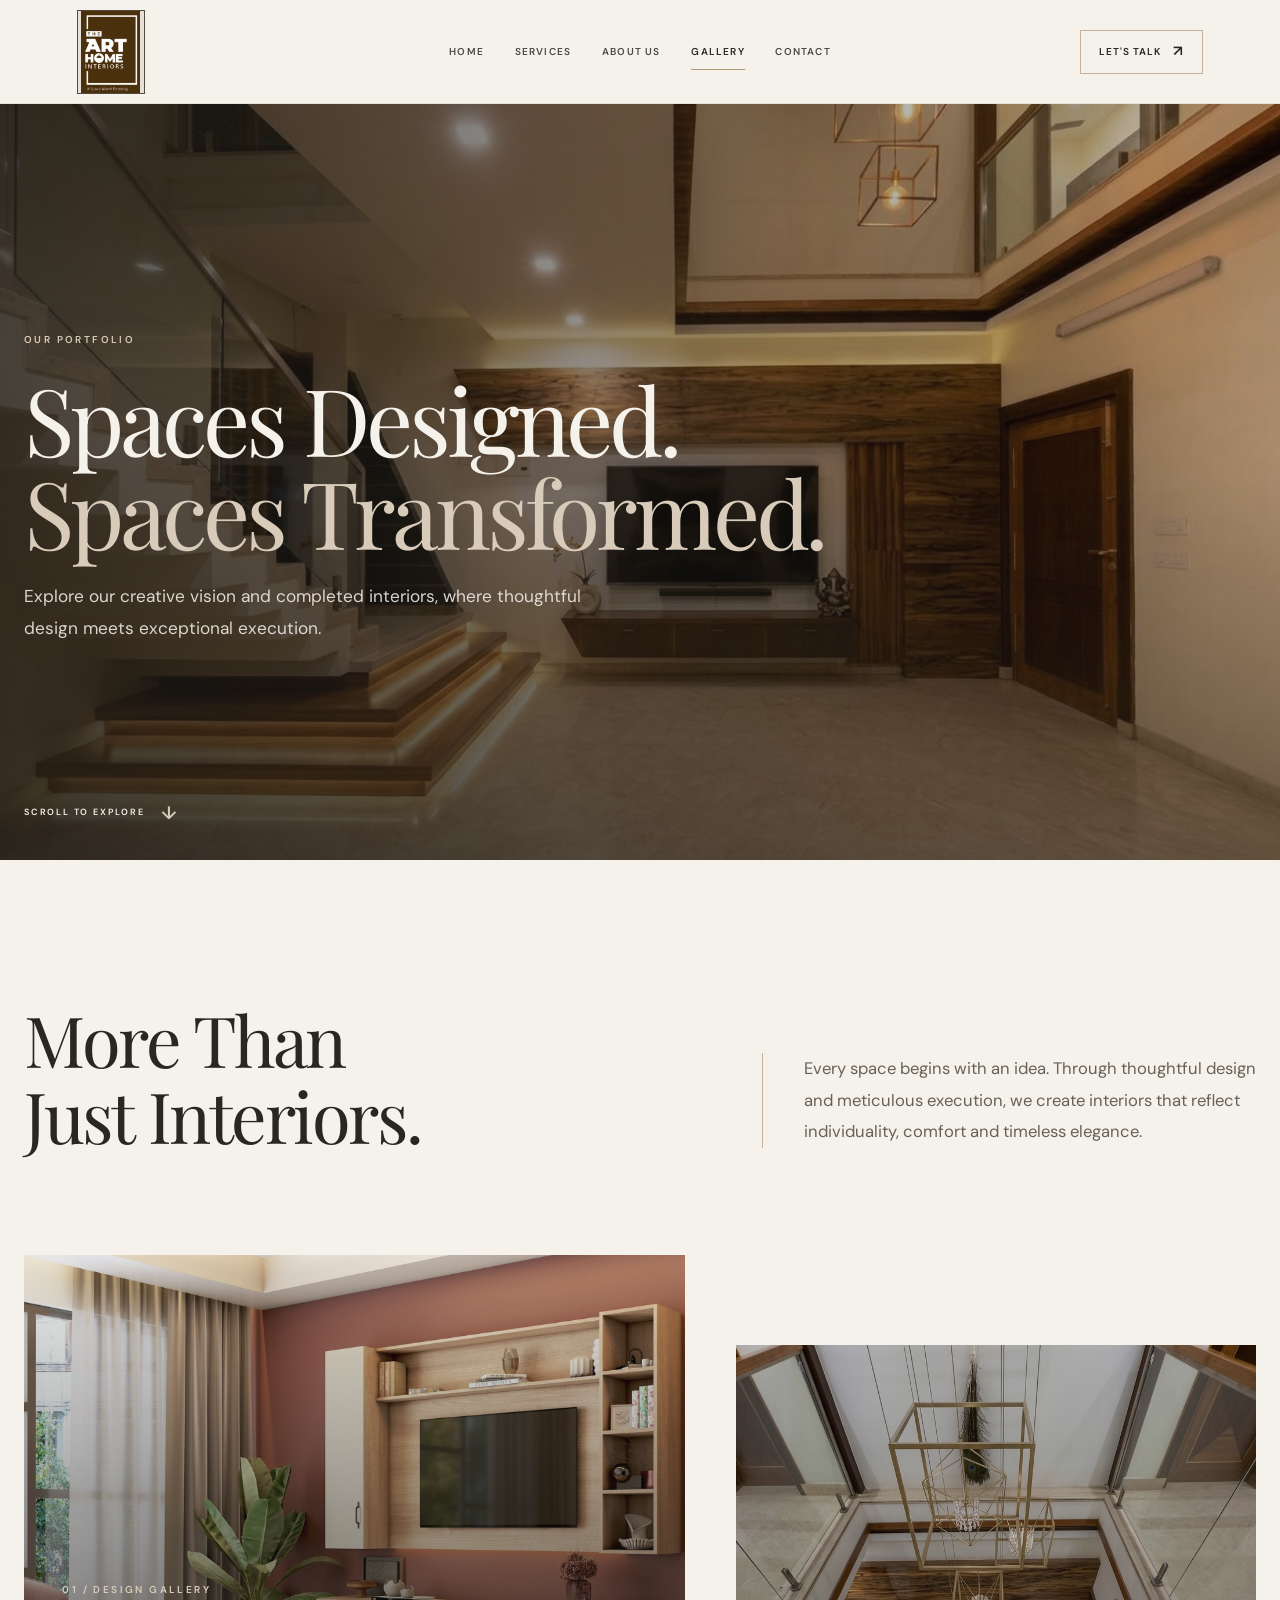
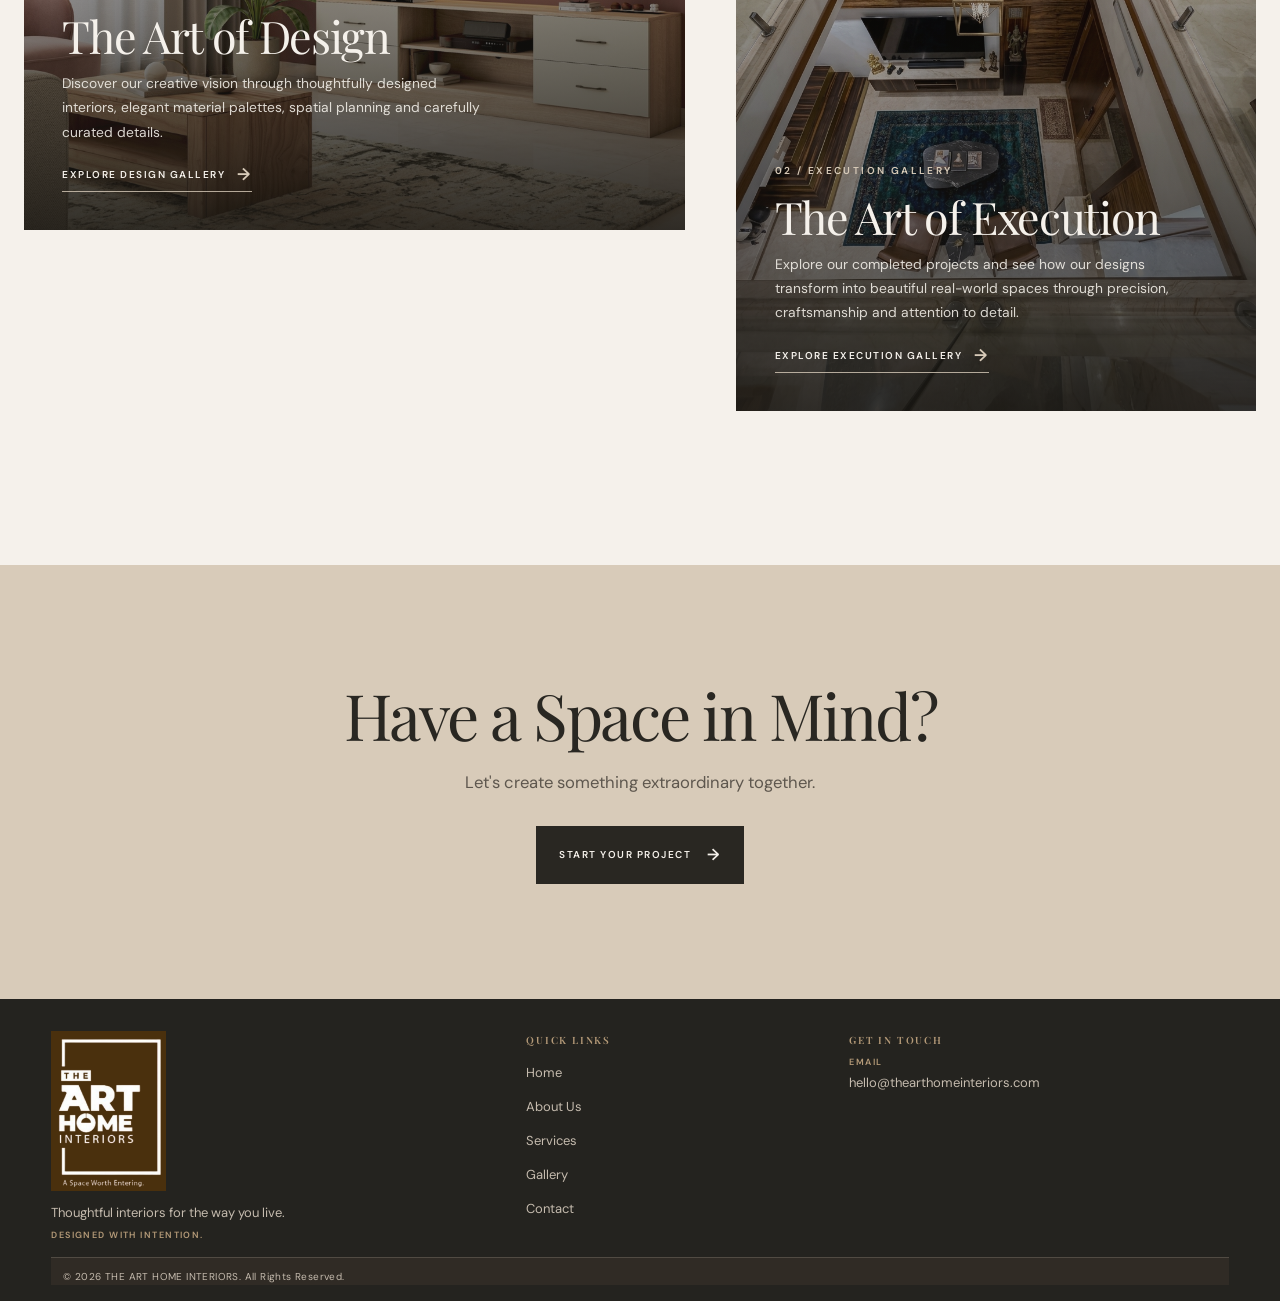
<file: gallery.html>
<!DOCTYPE html>
<html lang="en">
<head>
  <meta charset="UTF-8">
  <meta name="viewport" content="width=device-width, initial-scale=1.0">
  <meta name="theme-color" content="#211f1b">

  <title>Gallery | The Art Home Interiors</title>
  <meta name="description" content="Explore the creative vision and completed interiors of The Art Home Interiors through our design and execution galleries.">

  <link rel="preconnect" href="https://fonts.googleapis.com">
  <link rel="preconnect" href="https://fonts.gstatic.com" crossorigin>
  <link href="https://fonts.googleapis.com/css2?family=DM+Sans:wght@400;500;600;700&family=Playfair+Display:wght@400;500;600;700&display=swap" rel="stylesheet">
  <link rel="stylesheet" href="assets/css/responsive-polish.css">
  <link rel="stylesheet" href="assets/css/style.css">
  <link rel="stylesheet" href="assets/css/design-system.css">
  <link rel="stylesheet" href="assets/css/gallery.css">
  <link rel="stylesheet" href="assets/css/final-integration.css">
  <link rel="stylesheet" href="assets/css/luxury-experience.css">
</head>

<body class="gallery-page gallery-landing">

  <div class="page-loader">
    <span>THE ART HOME INTERIORS</span>
  </div>

  <div id="site-header"></div>

  <main>
    <section class="gallery-landing__hero" aria-labelledby="gallery-hero-title">
      <img
        class="gallery-landing__hero-image"
        src="assets/images/home-hero.jpg"
        alt=""
        width="1374"
        height="768"
        fetchpriority="high"
        decoding="async">
      <div class="gallery-landing__hero-overlay" aria-hidden="true"></div>

      <div class="gallery-landing__hero-content">
        <span class="gallery-landing__eyebrow">OUR PORTFOLIO</span>
        <h1 id="gallery-hero-title">Spaces Designed.<br><em>Spaces Transformed.</em></h1>
        <p>
          Explore our creative vision and completed interiors, where thoughtful
          design meets exceptional execution.
        </p>
      </div>

      <a class="gallery-landing__scroll" href="#gallery-options" aria-label="Scroll to explore the galleries">
        <span>SCROLL TO EXPLORE</span>
        <span aria-hidden="true">↓</span>
      </a>
    </section>

    <section class="gallery-landing__intro" aria-labelledby="gallery-intro-title">
      <div class="gallery-landing__intro-inner">
        <h2 id="gallery-intro-title" class="reveal-left">More Than Just Interiors.</h2>
        <p class="reveal-right">
          Every space begins with an idea. Through thoughtful design and
          meticulous execution, we create interiors that reflect individuality,
          comfort and timeless elegance.
        </p>
      </div>
    </section>

    <section
      class="gallery-landing__options"
      id="gallery-options"
      aria-label="Explore our design and execution galleries">
      <div class="gallery-landing__grid">
        <a
          class="gallery-option gallery-option--design luxury-image"
          href="design-gallery.html"
          aria-labelledby="design-option-title"
          aria-describedby="design-option-description">
          <span class="gallery-option__media">
            <img
              src="assets/images/design-preview.jpg"
              alt="Contemporary living room with a custom timber media wall and blush-toned accents"
              width="1372"
              height="874"
              loading="lazy"
              decoding="async">
          </span>
          <span class="gallery-option__overlay" aria-hidden="true"></span>
          <div class="gallery-option__content">
            <div class="gallery-option__copy reveal-left">
              <span class="gallery-option__eyebrow">01 / DESIGN GALLERY</span>
              <h2 class="gallery-option__title" id="design-option-title">The Art of Design</h2>
              <p class="gallery-option__description" id="design-option-description">
                Discover our creative vision through thoughtfully designed interiors,
                elegant material palettes, spatial planning and carefully curated details.
              </p>
            </div>
            <span class="gallery-option__action">
              EXPLORE DESIGN GALLERY <span aria-hidden="true">→</span>
            </span>
          </div>
        </a>

        <a
          class="gallery-option gallery-option--execution luxury-image"
          href="execution-gallery.html"
          aria-labelledby="execution-option-title"
          aria-describedby="execution-option-description">
          <span class="gallery-option__media">
            <img
              src="assets/images/after-02.jpg"
              alt="Completed residence with custom woodwork, marble flooring and a blue area rug"
              width="896"
              height="1195"
              loading="lazy"
              decoding="async">
          </span>
          <span class="gallery-option__overlay" aria-hidden="true"></span>
          <div class="gallery-option__content">
            <div class="gallery-option__copy reveal-right">
              <span class="gallery-option__eyebrow">02 / EXECUTION GALLERY</span>
              <h2 class="gallery-option__title" id="execution-option-title">The Art of Execution</h2>
              <p class="gallery-option__description" id="execution-option-description">
                Explore our completed projects and see how our designs transform into
                beautiful real-world spaces through precision, craftsmanship and attention to detail.
              </p>
            </div>
            <span class="gallery-option__action">
              EXPLORE EXECUTION GALLERY <span aria-hidden="true">→</span>
            </span>
          </div>
        </a>
      </div>
    </section>

    <section class="gallery-landing__cta" aria-labelledby="gallery-cta-title">
      <div class="gallery-landing__cta-content">
        <h2 id="gallery-cta-title">Have a Space in Mind?</h2>
        <p>Let's create something extraordinary together.</p>
        <a class="gallery-landing__cta-link luxury-button" href="contact.html">
          START YOUR PROJECT <span aria-hidden="true">→</span>
        </a>
      </div>
    </section>
  </main>

  <div id="site-footer"></div>
  <script src="assets/js/responsive-polish.js"></script>
  <script src="assets/js/main.js"></script>
  <script src="assets/js/site-audit.js"></script>
  <script src="assets/js/luxury-experience.js"></script>
</body>
</html>
</file>
<file: assets/css/responsive-polish.css>
/* =====================================================
   THE ART HOME INTERIORS
   PART 09 — RESPONSIVE & VISUAL POLISH
===================================================== */

:root {
  --polish-ivory: #f5f1eb;
  --polish-charcoal: #292722;
  --polish-gold: #b49a78;
  --polish-transition: cubic-bezier(.22, .61, .36, 1);
}

/* GLOBAL SAFETY */

* {
  box-sizing: border-box;
}

html {
  scroll-behavior: smooth;
  scroll-padding-top: 100px;
}

body {
  max-width: 100%;
  overflow-x: hidden;
  -webkit-font-smoothing: antialiased;
  text-rendering: optimizeLegibility;
}

img,
video,
svg {
  max-width: 100%;
}

img {
  height: auto;
}

button,
input,
textarea,
select {
  font: inherit;
}

a {
  -webkit-tap-highlight-color: transparent;
}

button {
  -webkit-tap-highlight-color: transparent;
}

/* SELECTION */

::selection {
  background: var(--polish-gold);
  color: #fff;
}

/* PREMIUM BUTTON FEEDBACK */

button,
.cta-button,
.primary-button,
.secondary-button {
  transition:
    transform .35s var(--polish-transition),
    background .35s ease,
    color .35s ease,
    border-color .35s ease;
}

.cta-button:hover,
.primary-button:hover {
  transform: translateY(-3px);
}

/* REVEAL ANIMATIONS
   Uses the existing .reveal and .is-visible classes. */

.reveal {
  opacity: 0;
  transform: translateY(28px);
  transition:
    opacity .85s var(--polish-transition),
    transform .85s var(--polish-transition);
  will-change: opacity, transform;
}

.reveal.is-visible {
  opacity: 1;
  transform: translateY(0);
}

/* STAGGERED CHILDREN */

.reveal-stagger > * {
  opacity: 0;
  transform: translateY(20px);
  transition:
    opacity .7s var(--polish-transition),
    transform .7s var(--polish-transition);
}

.reveal-stagger.is-visible > * {
  opacity: 1;
  transform: translateY(0);
}

.reveal-stagger.is-visible > *:nth-child(1) { transition-delay: .05s; }
.reveal-stagger.is-visible > *:nth-child(2) { transition-delay: .12s; }
.reveal-stagger.is-visible > *:nth-child(3) { transition-delay: .19s; }
.reveal-stagger.is-visible > *:nth-child(4) { transition-delay: .26s; }
.reveal-stagger.is-visible > *:nth-child(5) { transition-delay: .33s; }
.reveal-stagger.is-visible > *:nth-child(6) { transition-delay: .40s; }

/* IMAGE HOVER REFINEMENT */

.project-card img,
.gallery-card img,
.service-card img,
.portfolio-card img,
.execution-card img {
  transition:
    transform 1s var(--polish-transition),
    filter .6s ease;
}

.project-card:hover img,
.gallery-card:hover img,
.service-card:hover img,
.portfolio-card:hover img,
.execution-card:hover img {
  transform: scale(1.035);
}

/* IMAGE LOADING BACKGROUND */

img[loading="lazy"] {
  background: #e7e0d6;
}

/* SECTION SPACING */

.section-pad {
  padding-left: clamp(22px, 7vw, 110px);
  padding-right: clamp(22px, 7vw, 110px);
}

/* TYPOGRAPHY */

h1,
h2,
h3,
h4 {
  text-wrap: balance;
}

p {
  text-wrap: pretty;
}

/* FORM POLISH */

input,
textarea,
select {
  max-width: 100%;
}

input:focus-visible,
textarea:focus-visible,
select:focus-visible,
button:focus-visible,
a:focus-visible {
  outline: 2px solid var(--polish-gold);
  outline-offset: 4px;
}

/* TABLET */

@media (max-width: 1024px) {
  .section-pad {
    padding-left: 5vw;
    padding-right: 5vw;
  }

  .execution-grid,
  .portfolio-grid {
    gap: 25px;
  }
}

/* MOBILE */

@media (max-width: 650px) {
  html {
    scroll-padding-top: 75px;
  }

  .section-pad {
    padding-left: 22px;
    padding-right: 22px;
  }

  h1 {
    letter-spacing: -1.5px;
  }

  h2 {
    letter-spacing: -1px;
  }

  p {
    line-height: 1.8;
  }

  .reveal {
    transform: translateY(18px);
    transition-duration: .65s;
  }

  .execution-hero,
  .hero,
  .page-hero {
    background-position: center;
  }

  .execution-grid,
  .portfolio-grid {
    grid-template-columns: 1fr;
  }

  .execution-image,
  .portfolio-card img {
    width: 100%;
  }

  .execution-section-heading {
    gap: 15px;
  }

  .execution-filters {
    overflow-x: auto;
    flex-wrap: nowrap;
    padding-bottom: 10px;
    scrollbar-width: none;
  }

  .execution-filters::-webkit-scrollbar {
    display: none;
  }

  .filter-btn {
    flex: 0 0 auto;
  }

  .comparison-wrap {
    touch-action: pan-y;
  }
}

/* SMALL MOBILE */

@media (max-width: 380px) {
  .section-pad {
    padding-left: 17px;
    padding-right: 17px;
  }

  .execution-hero h1 {
    font-size: 56px;
  }

  .execution-card-info h3 {
    font-size: 20px;
  }
}

/* REDUCED MOTION ACCESSIBILITY */

@media (prefers-reduced-motion: reduce) {
  html {
    scroll-behavior: auto;
  }

  *,
  *::before,
  *::after {
    animation-duration: .01ms !important;
    animation-iteration-count: 1 !important;
    transition-duration: .01ms !important;
    scroll-behavior: auto !important;
  }

  .reveal,
  .reveal-stagger > * {
    opacity: 1;
    transform: none;
  }
}
</file>
<file: assets/css/style.css>
:root {
    --ink: #171613;
    --paper: #f5f2ec;
    --cream: #e8e0d4;
    --muted: #77736c;
    --line: rgba(23,22,19,.16);
    --serif: 'Playfair Display', Georgia, serif;
    --sans: 'DM Sans', Arial, sans-serif;
}

* {
    box-sizing: border-box;
}

html {
    scroll-behavior: smooth;
}

body {
    margin: 0;
    background: var(--paper);
    color: var(--ink);
    font-family: var(--sans);
    font-size: 15px;
    line-height: 1.7;
}

a {
    color: inherit;
    text-decoration: none;
}

img {
    max-width: 100%;
    display: block;
}

.page-loader {
    position: fixed;
    inset: 0;
    background: var(--ink);
    color: var(--paper);
    z-index: 1000;
    display: grid;
    place-items: center;
    letter-spacing: .28em;
    font-size: 11px;
    transition: opacity .7s ease, visibility .7s;
}

.page-loader.is-hidden {
    opacity: 0;
    visibility: hidden;
}

/* HERO */

.hero {
    min-height: min(790px,calc(100svh - 104px));
    height: 760px;
    max-height: 850px;
    position: relative;
    display: flex;
    align-items: center;
    color: white;
    overflow: hidden;
    background: #5a5148;
}

.hero-image,
.hero-shade {
    position: absolute;
    inset: 0;
}

.hero-image {
    background-image: url('../images/home-hero.jpg');
    background-size: cover;
    background-position: center;
    transform: scale(1.04);
    animation: heroZoom 12s ease-out forwards;
}

.hero-shade {
    background:
        linear-gradient(
            90deg,
            rgba(14,13,11,.68),
            rgba(14,13,11,.1) 80%
        ),
        linear-gradient(
            0deg,
            rgba(0,0,0,.28),
            transparent 45%
        );
}

.hero-content {
    position: relative;
    z-index: 2;
    padding: 8vw;
    max-width: 780px;
}

.eyebrow,
.section-kicker {
    font-size: 10px;
    letter-spacing: .2em;
    text-transform: uppercase;
    font-weight: 600;
}

.eyebrow.light {
    color: rgba(255,255,255,.76);
}

h1, h2, h3, p {
    margin-top: 0;
}

.hero h1,
.page-hero h1 {
    font: 400 clamp(54px,8vw,112px)/1.03 var(--serif);
    letter-spacing: -.055em;
    margin: 24px 0;
}

.hero h1 em,
.display-title em,
.page-hero h1 em,
.quote-band h2 em {
    font-weight: 400;
    color: #cfc0a9;
}

.hero-copy {
    max-width: 420px;
    color: rgba(255,255,255,.82);
    margin-bottom: 32px;
}

/* BUTTONS */

.button {
    min-height: 50px;
    display: inline-flex;
    align-items: center;
    justify-content: center;
    gap: 36px;
    padding: 0 22px;
    font-size: 10px;
    letter-spacing: .12em;
    text-transform: uppercase;
    transition: transform .3s, background .3s, color .3s;
    border: 1px solid transparent;
}

.button:hover {
    transform: translateY(-4px);
}

.button-light {
    background: var(--paper);
    color: var(--ink);
}

.button-dark {
    background: var(--ink);
    color: var(--paper);
}

.button span {
    font-size: 16px;
}

.hero-bottom {
    position: absolute;
    bottom: 28px;
    left: 6vw;
    right: 6vw;
    display: flex;
    justify-content: space-between;
    font-size: 9px;
    letter-spacing: .18em;
    color: rgba(255,255,255,.7);
}

.scroll-cue {
    position: absolute;
    right: 6vw;
    bottom: 100px;
    font-size: 8px;
    letter-spacing: .18em;
    writing-mode: vertical-rl;
    color: #fff;
}

.scroll-cue span {
    display: inline-block;
    height: 45px;
    width: 1px;
    background: #fff;
    margin-bottom: 12px;
}

/* SECTIONS */

.section-pad {
    padding: 120px 9vw;
}

.intro {
    background: var(--paper);
}

.intro-grid {
    display: grid;
    grid-template-columns: 1.3fr .7fr;
    gap: 8vw;
    align-items: end;
    margin-top: 40px;
}

.display-title {
    font: 400 clamp(38px,5vw,68px)/1.12 var(--serif);
    letter-spacing: -.045em;
    margin: 0 0 24px;
}

.display-title em {
    color: #9b8b75;
}

.intro-text {
    max-width: 440px;
    color: var(--muted);
}

.text-link {
    display: inline-block;
    margin-top: 16px;
    border-bottom: 1px solid var(--ink);
    padding-bottom: 7px;
    font-size: 10px;
    letter-spacing: .12em;
    text-transform: uppercase;
}

.text-link span {
    margin-left: 18px;
}

/* FEATURE */

.split-feature {
    display: grid;
    grid-template-columns: 1.1fr .9fr;
    min-height: 650px;
    background: #e8e0d4;
}

.split-photo {
    min-height: 560px;
    background-image: url('../images/home-feature.jpg');
    background-size: cover;
    background-position: center;
}

.split-copy {
    padding: 10%;
    display: flex;
    flex-direction: column;
    align-items: flex-start;
    justify-content: center;
}

.split-copy > p:not(.eyebrow) {
    color: #6f6a62;
    max-width: 420px;
    margin: 0 0 28px;
}

/* SERVICES */

.services-preview {
    background: #f8f6f1;
}

.section-heading {
    display: flex;
    align-items: end;
    justify-content: space-between;
    margin-bottom: 52px;
}

.service-cards {
    display: grid;
    grid-template-columns: 1fr 1fr;
    gap: 28px;
}

.card-image {
    height: 420px;
    background-size: cover;
    background-position: center;
}

.service-card:nth-child(1) .card-image {
    background-image: url('../images/design-preview.jpg');
}

.service-card:nth-child(2) .card-image {
    background-image: url('../images/execution-preview.jpg');
}

.card-meta {
    display: flex;
    justify-content: space-between;
    margin: 20px 0 12px;
    font-size: 9px;
    letter-spacing: .16em;
}

.service-card h3 {
    font: 400 34px var(--serif);
    margin: 0;
}

.service-card p {
    color: var(--muted);
    margin: 5px 0;
}

/* QUOTE */

.quote-band {
    padding: 110px 9vw;
    background: #24221e;
    color: white;
    text-align: center;
}

.quote-band h2 {
    font: 400 clamp(48px,7vw,88px)/1.05 var(--serif);
    margin: 22px 0 34px;
}

/* INNER PAGE HERO */

.page-hero {
    background: #25231f;
    color: white;
    min-height: 440px;
    display: flex;
    align-items: center;
    padding: 90px 9vw;
}

.page-hero.compact {
    min-height: 420px;
}

.page-hero-inner {
    max-width: 850px;
}

.page-hero h1 {
    font-size: clamp(50px,7vw,88px);
    margin: 22px 0;
}

.page-hero-inner > p:last-child {
    color: rgba(255,255,255,.68);
    max-width: 520px;
}

/* SERVICE DETAILS */

.service-detail {
    padding-top: 100px;
    padding-bottom: 60px;
}

.service-detail-row {
    display: grid;
    grid-template-columns: 60px 1fr 1fr;
    gap: 5vw;
    align-items: center;
    padding: 55px 0;
    border-bottom: 1px solid var(--line);
}

.service-number {
    font: 400 24px var(--serif);
    color: #9b8b75;
    align-self: start;
}

.service-detail-row > div:nth-child(2) > p:not(.eyebrow) {
    color: var(--muted);
    max-width: 500px;
}

.service-detail-image {
    height: 430px;
    background-size: cover;
    background-position: center;
}

.service-detail-row:first-child .service-detail-image {
    background-image: url('../images/service-design.jpg');
}

.service-detail-row:last-child .service-detail-image {
    background-image: url('../images/service-execution.jpg');
}

.service-detail-row.reverse {
    grid-template-columns: 60px 1fr 1fr;
}

.cta-strip {
    padding: 42px 9vw;
    background: #e8e0d4;
    display: flex;
    justify-content: space-between;
    align-items: center;
}

.cta-strip p {
    font: 400 28px var(--serif);
    margin: 0;
}

/* ABOUT */

.about-layout {
    display: grid;
    grid-template-columns: 1fr 1fr;
    gap: 9vw;
    align-items: center;
}

.about-image {
    height: 600px;
    background-image: url('../images/about-main.jpg');
    background-size: cover;
    background-position: center;
}

.about-copy > p:not(.eyebrow) {
    color: var(--muted);
}

.values {
    padding-top: 50px;
}

.value-grid {
    display: grid;
    grid-template-columns: repeat(3,1fr);
    gap: 50px;
    margin-top: 45px;
}

.value-grid article {
    border-top: 1px solid var(--line);
    padding-top: 20px;
}

.value-grid span {
    font-size: 10px;
    color: #9b8b75;
}

.value-grid h3 {
    font: 400 27px var(--serif);
    margin: 18px 0 8px;
}

.value-grid p {
    color: var(--muted);
    font-size: 14px;
}

/* GALLERY */

.gallery-choices {
    display: grid;
    grid-template-columns: 1fr 1fr;
    gap: 32px;
}

.choice-image {
    height: 440px;
    background-size: cover;
    background-position: center;
}

.gallery-choice:first-child .choice-image {
    background-image: url('../images/gallery-design-cover.jpg');
}

.gallery-choice:last-child .choice-image {
    background-image: url('../images/gallery-execution-cover.jpg');
}

.gallery-choice .display-title {
    font-size: clamp(34px,4vw,54px);
}

.gallery-grid {
    display: grid;
    grid-template-columns: repeat(2,1fr);
    gap: 50px 28px;
}

.tile-image {
    height: 460px;
    background-size: cover;
    background-position: center;
}

.gallery-tile:nth-child(3n+2) .tile-image {
    height: 540px;
}

.gallery-tile figcaption {
    display: flex;
    justify-content: space-between;
    font-size: 9px;
    letter-spacing: .14em;
    margin-top: 14px;
}

/* BEFORE AND AFTER */

.before-after {
    padding-top: 30px;
}

.muted,
.small-note {
    color: var(--muted);
    font-size: 12px;
}

.comparison-grid {
    display: grid;
    grid-template-columns: 1fr 1fr;
    gap: 20px;
    margin-top: 35px;
}

.comparison-image {
    height: 420px;
    background-size: cover;
    background-position: center;
    position: relative;
}

.comparison-image[data-image="before.jpg"] {
    background-image: url('../images/before.jpg');
}

.comparison-image[data-image="after.jpg"] {
    background-image: url('../images/after.jpg');
}

.comparison-image span {
    position: absolute;
    bottom: 18px;
    left: 20px;
    background: var(--paper);
    padding: 8px 13px;
    font-size: 9px;
    letter-spacing: .15em;
}

/* CONTACT */

.contact-layout {
    display: grid;
    grid-template-columns: .8fr 1.2fr;
    gap: 10vw;
}

.contact-info > p:not(.eyebrow) {
    color: var(--muted);
    max-width: 340px;
}

.contact-links {
    display: grid;
    gap: 16px;
    margin-top: 35px;
}

.contact-links a {
    border-bottom: 1px solid var(--line);
    padding-bottom: 14px;
    font-size: 13px;
}

.contact-form {
    display: grid;
    grid-template-columns: 1fr 1fr;
    gap: 22px;
}

.contact-form label {
    display: grid;
    gap: 8px;
    font-size: 10px;
    letter-spacing: .12em;
    text-transform: uppercase;
}

.contact-form label:nth-last-of-type(1),
.contact-form button,
.contact-form .form-note {
    grid-column: 1/-1;
}

.contact-form input,
.contact-form select,
.contact-form textarea {
    width: 100%;
    border: 0;
    border-bottom: 1px solid #bdb7ad;
    background: transparent;
    padding: 13px 0;
    font: 400 14px var(--sans);
    color: var(--ink);
    outline: none;
    border-radius: 0;
}

.contact-form input:focus,
.contact-form select:focus,
.contact-form textarea:focus {
    border-color: var(--ink);
}

.contact-form textarea {
    resize: vertical;
}

.contact-form button {
    justify-self: start;
    cursor: pointer;
}

.form-note {
    font-size: 11px;
    color: var(--muted);
}

/* MAP */

.map-section {
    padding: 20px 9vw 100px;
}

.map-heading {
    display: flex;
    justify-content: space-between;
    align-items: end;
}

.map-frame {
    height: 390px;
    overflow: hidden;
    margin-top: 25px;
    filter: grayscale(1);
}

.map-frame iframe {
    width: 100%;
    height: 100%;
    border: 0;
}

/* SCROLL REVEAL */

.reveal {
    opacity: 0;
    transform: translateY(28px);
    transition:
        opacity .8s ease,
        transform .8s cubic-bezier(.2,.7,.2,1);
}

.reveal.is-visible {
    opacity: 1;
    transform: translateY(0);
}

/* IMAGE PLACEHOLDERS */

.image-placeholder {
    background-color: #d7d0c5;
    background-image:
        linear-gradient(
            120deg,
            rgba(40,35,28,.08),
            rgba(255,255,255,.08)
        );
    position: relative;
}

.image-placeholder:not([data-loaded="true"]):after {
    content: "ADD PHOTO: " attr(data-image);
    position: absolute;
    left: 18px;
    bottom: 18px;
    padding: 7px 10px;
    background: rgba(245,242,236,.88);
    color: #565047;
    font: 9px var(--sans);
    letter-spacing: .12em;
}

.image-placeholder[data-loaded="true"]:after {
    display: none;
}

@keyframes heroZoom {
    to {
        transform: scale(1);
    }
}

/* TABLET RESPONSIVE */

@media(max-width:800px) {

    .hero {
        height: 690px;
        min-height: 620px;
    }

    .hero-content {
        padding: 9vw;
    }

    .hero h1 {
        font-size: clamp(52px,13vw,82px);
    }

    .scroll-cue {
        display: none;
    }

    .section-pad {
        padding: 78px 7vw;
    }

    .intro-grid,
    .split-feature,
    .about-layout,
    .contact-layout {
        grid-template-columns: 1fr;
    }

    .intro-grid {
        gap: 25px;
    }

    .split-photo {
        min-height: 430px;
    }

    .split-copy {
        padding: 70px 8vw;
    }

    .section-heading {
        align-items: flex-start;
        gap: 20px;
        flex-direction: column;
    }

    .card-image {
        height: 330px;
    }

    .page-hero {
        padding: 75px 7vw;
        min-height: 390px;
    }

    .service-detail-row,
    .service-detail-row.reverse {
        grid-template-columns: 35px 1fr;
        gap: 20px;
    }

    .service-detail-image {
        grid-column: 2;
        height: 350px;
        margin-top: 20px;
    }

    .about-image {
        height: 430px;
    }

    .value-grid {
        grid-template-columns: 1fr;
        gap: 28px;
    }

    .choice-image {
        height: 330px;
    }

    .gallery-grid {
        gap: 30px 16px;
    }

    .tile-image,
    .gallery-tile:nth-child(3n+2) .tile-image {
        height: 340px;
    }

    .contact-layout {
        gap: 55px;
    }

    .map-section {
        padding: 10px 7vw 70px;
    }
}

/* MOBILE RESPONSIVE */

@media(max-width:540px) {

    .hero {
        height: 650px;
    }

    .hero-bottom {
        font-size: 7px;
    }

    .service-cards,
    .gallery-choices,
    .gallery-grid,
    .comparison-grid {
        grid-template-columns: 1fr;
    }

    .card-image,
    .choice-image {
        height: 360px;
    }

    .gallery-tile:nth-child(3n+2) .tile-image,
    .tile-image {
        height: 390px;
    }

    .gallery-choices {
        gap: 50px;
    }

    .contact-form {
        grid-template-columns: 1fr;
    }

    .contact-form label {
        grid-column: 1/-1;
    }

    .map-frame {
        height: 300px;
    }

    .cta-strip {
        align-items: flex-start;
        gap: 15px;
        flex-direction: column;
    }

    .page-hero h1 {
        font-size: 52px;
    }
}

/* ACCESSIBILITY */

@media(prefers-reduced-motion:reduce) {

    *,
    *::before,
    *::after {
        scroll-behavior: auto !important;
        animation-duration: .01ms !important;
        transition-duration: .01ms !important;
    }

    .reveal {
        opacity: 1;
        transform: none;
    }
}
</file>
<file: assets/css/design-system.css>
/* =========================================
   THE ART HOME INTERIORS
   PART 02 — LUXURY DESIGN SYSTEM
========================================= */

:root {
    /* BRAND COLORS */
    --color-ink: #191815;
    --color-paper: #F5F2EC;
    --color-white: #FCFBF8;
    --color-sand: #E8E0D4;
    --color-champagne: #C8BBA7;
    --color-stone: #A69B8B;
    --color-muted: #77736C;
    --color-line: rgba(25,24,21,0.14);

    /* TYPOGRAPHY */
    --font-display: "Playfair Display", Georgia, serif;
    --font-body: "DM Sans", Arial, sans-serif;

    /* SPACING */
    --page-gutter: clamp(22px, 7vw, 112px);
    --section-space: clamp(76px, 10vw, 144px);
    --content-width: 1440px;

    /* ANIMATION */
    --ease-luxury: cubic-bezier(.2,.72,.2,1);

    --shadow-soft: 0 18px 55px rgba(25,24,21,.08);
}

/* GLOBAL */

html {
    scroll-padding-top: 108px;
}

body {
    font-family: var(--font-body);
    background: var(--color-paper);
    color: var(--color-ink);
    -webkit-font-smoothing: antialiased;
    text-rendering: optimizeLegibility;
}

::selection {
    background: var(--color-champagne);
    color: var(--color-ink);
}

a, button, input, select, textarea {
    -webkit-tap-highlight-color: transparent;
}

a:focus-visible,
button:focus-visible,
input:focus-visible,
select:focus-visible,
textarea:focus-visible {
    outline: 2px solid var(--color-stone);
    outline-offset: 4px;
}

/* TYPOGRAPHY */

h1, h2, h3, .display-title {
    font-family: var(--font-display);
    font-weight: 400;
}

.display-title {
    font-size: clamp(40px, 5.1vw, 72px);
    line-height: 1.08;
    letter-spacing: -.05em;
}

.eyebrow,
.section-kicker {
    font-family: var(--font-body);
    font-size: 9px;
    font-weight: 600;
    letter-spacing: .22em;
    line-height: 1.6;
}

p {
    line-height: 1.85;
}

.hero h1,
.page-hero h1 {
    font-family: var(--font-display);
    font-weight: 400;
    letter-spacing: -.06em;
}

.hero h1 em,
.page-hero h1 em,
.quote-band h2 em {
    font-style: italic;
}

.hero-copy,
.intro-text,
.split-copy > p:not(.eyebrow),
.service-detail-row > div:nth-child(2) > p:not(.eyebrow),
.about-copy > p:not(.eyebrow) {
    font-size: 14px;
    line-height: 1.95;
}

/* BUTTONS */

.button {
    position: relative;
    isolation: isolate;
    overflow: hidden;

    min-height: 54px;
    padding: 0 25px;
    gap: 34px;

    font-weight: 600;
    font-size: 9px;
    letter-spacing: .16em;
}

.button:before {
    content: "";
    position: absolute;
    inset: 0;
    z-index: -1;
    transform: translateX(-102%);
    transition: transform .55s var(--ease-luxury);
}

.button-dark:before,
.button-light:before {
    background: var(--color-champagne);
}

.button:hover:before {
    transform: translateX(0);
}

.button-dark:hover,
.button-light:hover {
    color: var(--color-ink);
}

.button span {
    transition: transform .3s var(--ease-luxury);
}

.button:hover span {
    transform: translate(4px,-2px);
}

.text-link {
    font-size: 9px;
    font-weight: 600;
    letter-spacing: .16em;
    border-color: rgba(25,24,21,.45);
    transition: color .25s, border-color .25s;
}

.text-link:hover {
    color: var(--color-stone);
    border-color: var(--color-stone);
}

/* SECTION SYSTEM */

.section-pad {
    padding: var(--section-space) var(--page-gutter);
}

.section-heading {
    max-width: var(--content-width);
    margin-left: auto;
    margin-right: auto;
}

.intro,
.services-preview {
    background: var(--color-white);
}

.split-feature {
    background: var(--color-sand);
}

.page-hero {
    background: var(--color-ink);
}

.page-hero-inner {
    width: 100%;
    max-width: var(--content-width);
    margin: 0 auto;
}

.page-hero h1 {
    max-width: 900px;
}

.page-hero-inner > p:last-child {
    font-size: 13px;
    line-height: 1.9;
    max-width: 510px;
}

.quote-band {
    background: #22211D;
}

.cta-strip {
    background: var(--color-sand);
}

.site-footer {
    --footer-charcoal: #24231F;
    --footer-brown: #302B25;
    --footer-gold: #B49A78;
    --footer-ivory: #F5F1EB;
    --footer-secondary: #C5BBAE;
    background: var(--footer-charcoal);
    color: var(--footer-ivory);
}

.footer-inner {
    box-sizing: border-box;
    width: 100%;
    max-width: 1600px;
    margin-inline: auto;
    padding: 32px clamp(22px, 4vw, 60px) 16px;
}

.footer-top {
    display: grid;
    grid-template-columns: minmax(0, 1.15fr) minmax(130px, .75fr) minmax(0, 1fr);
    gap: clamp(22px, 3vw, 42px);
    align-items: start;
}

.footer-brand,
.footer-col {
    min-width: 0;
}

.footer-brand-link {
    display: block;
    width: fit-content;
    max-width: 100%;
    margin-bottom: 12px;
    line-height: 0;
}

.site-footer .footer-logo {
    display: block;
    width: auto;
    height: 160px;
    max-width: 100%;
    object-fit: contain;
    object-position: left center;
}

.footer-description {
    max-width: 34ch;
    margin: 0 0 5px;
    color: var(--footer-secondary);
    font-size: 13px;
    line-height: 1.55;
}

.footer-tagline {
    margin: 0;
    color: var(--footer-gold);
    font-size: 9px;
    font-weight: 600;
    letter-spacing: .16em;
    line-height: 1.7;
    text-transform: uppercase;
}

.footer-heading {
    margin: 2px 0 8px;
    color: var(--footer-gold);
    font-size: 10px;
    font-weight: 600;
    letter-spacing: .18em;
    line-height: 1.5;
    text-transform: uppercase;
}

.footer-link-list {
    margin: 0;
    padding: 0;
    list-style: none;
}

.footer-link-list a {
    position: relative;
    display: inline-flex;
    align-items: center;
    min-height: 34px;
    max-width: 100%;
    color: var(--footer-secondary);
    font-size: 13px;
    line-height: 1.5;
    text-decoration: none;
    overflow-wrap: anywhere;
    transition: color .25s ease;
}

.footer-link-list a::after {
    position: absolute;
    right: 0;
    bottom: 5px;
    left: 0;
    height: 1px;
    background: var(--footer-gold);
    content: "";
    transform: scaleX(0);
    transform-origin: left center;
    transition: transform .3s ease;
}

.footer-link-list a:hover,
.footer-link-list a:focus-visible {
    color: var(--footer-gold);
}

.footer-link-list a:hover::after,
.footer-link-list a:focus-visible::after {
    transform: scaleX(1);
}

.footer-link-list a:focus-visible,
.footer-brand-link:focus-visible {
    outline: 2px solid var(--footer-gold);
    outline-offset: 4px;
}

.footer-contact-details {
    margin: 0;
    font-style: normal;
}

.footer-contact-details p {
    display: grid;
    gap: 4px;
    margin: 0;
    min-width: 0;
}

.footer-detail-label {
    color: var(--footer-gold);
    font-size: 9px;
    font-weight: 600;
    letter-spacing: .16em;
    line-height: 1.5;
    text-transform: uppercase;
}

.footer-contact-details a {
    color: var(--footer-secondary);
    font-size: 13px;
    line-height: 1.55;
    overflow-wrap: anywhere;
}

.footer-contact-details a {
    position: relative;
    width: fit-content;
    max-width: 100%;
    text-decoration: none;
    transition: color .25s ease;
}

.footer-contact-details a::after {
    position: absolute;
    right: 0;
    bottom: -2px;
    left: 0;
    height: 1px;
    background: var(--footer-gold);
    content: "";
    transform: scaleX(0);
    transform-origin: left center;
    transition: transform .3s ease;
}

.footer-contact-details a:hover,
.footer-contact-details a:focus-visible {
    color: var(--footer-gold);
}

.footer-contact-details a:hover::after,
.footer-contact-details a:focus-visible::after {
    transform: scaleX(1);
}

.footer-contact-details a:focus-visible {
    outline: 2px solid var(--footer-gold);
    outline-offset: 4px;
}

.footer-bottom {
    display: flex;
    justify-content: flex-start;
    margin-top: 14px;
    padding: 10px 12px 0;
    border-top: 1px solid rgba(197, 187, 174, .22);
    background: var(--footer-brown);
}

.footer-bottom p {
    margin: 0;
    color: var(--footer-secondary);
    font-size: 10px;
    letter-spacing: .04em;
    line-height: 1.7;
}

@media (max-width: 1100px) {
    .footer-top {
        grid-template-columns: repeat(2, minmax(0, 1fr));
        gap: 26px 36px;
    }
}

@media (max-width: 600px) {
    .footer-inner {
        padding: 26px 20px 14px;
    }

    .footer-top {
        grid-template-columns: minmax(0, 1fr);
        gap: 20px;
    }

    .footer-brand {
        text-align: center;
    }

    .footer-brand-link {
        width: fit-content;
        margin-inline: auto;
        margin-bottom: 9px;
    }

    .site-footer .footer-logo {
        height: 132px;
        object-position: center;
    }

    .footer-description {
        margin-inline: auto;
    }

    .footer-heading {
        margin-bottom: 5px;
    }

    .footer-link-list a {
        min-height: 40px;
    }

    .footer-bottom {
        justify-content: center;
        margin-top: 12px;
        padding-inline: 6px;
        text-align: center;
    }
}

@media (prefers-reduced-motion: reduce) {
    .footer-link-list a,
    .footer-link-list a::after,
    .footer-contact-details a,
    .footer-contact-details a::after {
        transition-duration: .01ms;
    }
}

/* IMAGE EFFECTS */

.image-placeholder {
    background-color: #ddd6ca;
    background-size: cover;
    background-position: center;
    overflow: hidden;
}

.image-placeholder:before {
    content: "";
    position: absolute;
    inset: 0;
    background: linear-gradient(
        135deg,
        rgba(255,255,255,.10),
        transparent 55%
    );
    pointer-events: none;
    z-index: 1;
}

.service-card .card-image,
.gallery-choice .choice-image,
.gallery-tile .tile-image,
.about-image,
.split-photo,
.service-detail-image {
    transition:
        transform .9s var(--ease-luxury),
        filter .7s ease;
}

.service-card:hover .card-image,
.gallery-choice:hover .choice-image {
    transform: scale(1.018);
    filter: saturate(.9);
}

.gallery-tile {
    overflow: hidden;
}

.gallery-tile .tile-image {
    transition: transform 1s var(--ease-luxury);
}

.gallery-tile:hover .tile-image {
    transform: scale(1.025);
}

.card-meta,
.gallery-tile figcaption {
    color: #777168;
}

.service-card h3 {
    transition: color .3s ease;
}

.service-card:hover h3 {
    color: #8d7e69;
}

.gallery-choice .display-title {
    transition: transform .45s var(--ease-luxury);
}

.gallery-choice:hover .display-title {
    transform: translateX(7px);
}

/* CONTACT FORM */

.contact-form label {
    font-weight: 600;
    letter-spacing: .14em;
}

.contact-form input,
.contact-form select,
.contact-form textarea {
    font-family: var(--font-body);
    font-size: 13px;
    padding: 15px 0;
    border-bottom-color: rgba(25,24,21,.25);
    transition: border-color .25s ease;
}

.contact-form input::placeholder,
.contact-form textarea::placeholder {
    color: #aaa398;
}

.contact-form input:focus,
.contact-form select:focus,
.contact-form textarea:focus {
    border-bottom-color: var(--color-ink);
    outline: none;
}

.contact-form select {
    cursor: pointer;
}

.form-note,
.small-note {
    font-size: 10px;
    line-height: 1.8;
}

/* LOADER */

.page-loader {
    background: var(--color-ink);
    color: var(--color-paper);
    letter-spacing: .3em;
}

.page-loader span {
    font-size: 10px;
}

/* SCROLL REVEAL */

.reveal {
    transition:
        opacity .9s var(--ease-luxury),
        transform .9s var(--ease-luxury);
}

.reveal.is-visible {
    transition-delay: var(--reveal-delay, 0ms);
}

.hero .reveal {
    transition-duration: 1.1s;
}

/* TABLET */

@media(max-width:800px) {

    html {
        scroll-padding-top: 82px;
    }

    .section-pad {
        padding: clamp(70px,12vw,100px) var(--page-gutter);
    }
}

/* MOBILE */

@media(max-width:540px) {

    .hero-content {
        padding: 0 var(--page-gutter);
    }

    .hero-copy {
        font-size: 13px;
    }

    .display-title {
        font-size: clamp(38px,10vw,52px);
    }

    .button {
        min-height: 50px;
    }

    .page-hero {
        padding-left: var(--page-gutter);
        padding-right: var(--page-gutter);
    }
}

/* ACCESSIBILITY */

@media(prefers-reduced-motion:reduce) {

    .brand,
    .brand img,
    .button,
    .button:before,
    .reveal,
    .image-placeholder,
    .gallery-tile .tile-image {
        transition: none !important;
    }
}
</file>
<file: assets/css/home.css>
/* =========================================
   THE ART HOME — HOME PAGE DESIGN
   PART 03
========================================= */

:root {
    --home-dark: #211f1b;
    --home-cream: #f5f2ec;
    --home-tan: #b5a38b;
    --home-muted: #817b71;
    --home-serif: 'Playfair Display', Georgia, serif;
    --home-sans: 'DM Sans', Arial, sans-serif;
}

.home-page {
    overflow-x: clip;
}

/* PAGE LOADER */

.home-page .page-loader {
    background: #211f1b;
}

.loader-content {
    text-align: center;
    display: flex;
    flex-direction: column;
    align-items: center;
    gap: 16px;
}

.loader-content p {
    font: 400 15px var(--home-serif);
    letter-spacing: .24em;
    margin: 0;
}

.loader-content > span:last-child {
    font-size: 8px;
    letter-spacing: .2em;
    color: #aaa294;
}

.loader-line {
    width: 80px;
    height: 1px;
    background: #c1ae91;
    transform-origin: left;
    animation: loaderLine 1.1s ease-in-out infinite alternate;
}

@keyframes loaderLine {
    from { transform: scaleX(.2); }
    to { transform: scaleX(1); }
}


/* =========================================
   CINEMATIC HERO
========================================= */

.home-hero {
    height: min(850px, calc(100svh - 104px));
    min-height: 660px;
    position: relative;
    overflow: hidden;
    color: #fff;
    background: #39332c;
    isolation: isolate;
}

.hero-background {
    position: absolute;
    inset: 0;
    z-index: -2;
}

.hero-background img {
    width: 100%;
    height: 100%;
    object-fit: cover;
    object-position: center;
    animation: cinematicZoom 12s cubic-bezier(.2,.7,.2,1) forwards;
}

@keyframes cinematicZoom {
    from { transform: scale(1.13); }
    to { transform: scale(1); }
}

.hero-overlay {
    position: absolute;
    inset: 0;
    z-index: -1;
    background:
        linear-gradient(
            90deg,
            rgba(18,17,15,.65) 0%,
            rgba(18,17,15,.27) 55%,
            rgba(18,17,15,.06) 100%
        ),
        linear-gradient(
            0deg,
            rgba(18,17,15,.35),
            transparent 55%
        );
}

.hero-top-label {
    position: absolute;
    top: 38px;
    left: 7vw;
    right: 7vw;
    display: flex;
    justify-content: space-between;
    font-size: 9px;
    letter-spacing: .2em;
    color: rgba(255,255,255,.75);
}

.home-hero-content {
    position: absolute;
    left: 10%;
    top: 48%;
    transform: translateY(-42%);
    max-width: 950px;
}

.home-eyebrow {
    font: 500 9px var(--home-sans);
    letter-spacing: .24em;
    margin-bottom: 28px;
}

.home-hero .home-eyebrow {
    color: rgba(255,255,255,.8);
    animation: textEntrance .8s .3s both;
}

.hero-heading {
    font: 400 clamp(55px,8.2vw,116px)/1.08 var(--home-serif);
    letter-spacing: -.055em;
    margin: 0;
}

.hero-line {
    display: block;
    overflow: hidden;
    animation: textEntrance 1s cubic-bezier(.16,1,.3,1) both;
}

.hero-line:nth-child(1) {
    animation-delay: .2s;
}

.hero-line:nth-child(2) {
    animation-delay: .4s;
}

.hero-line:nth-child(3) {
    animation-delay: .6s;
}

.hero-line-accent {
    padding-left: 9%;
    color: #d2c1a8;
}

.hero-heading em {
    font-weight: 400;
    font-style: normal;
    color: #d2c1a8;
}

@keyframes textEntrance {
    from {
        opacity: 0;
        transform: translateY(65px);
    }

    to {
        opacity: 1;
        transform: translateY(0);
    }
}

.hero-bottom-content {
    margin-top: 48px;
    display: flex;
    align-items: center;
    gap: 85px;
    animation: textEntrance .9s .8s both;
}

.hero-bottom-content p {
    max-width: 270px;
    font-size: 12px;
    color: rgba(255,255,255,.75);
    line-height: 1.9;
    margin: 0;
}

.hero-discover {
    display: flex;
    align-items: center;
    gap: 25px;
    padding: 13px 0;
    border-bottom: 1px solid rgba(255,255,255,.65);
    font-size: 9px;
    letter-spacing: .16em;
}

.discover-arrow {
    font-size: 18px;
    transition: transform .3s;
}

.hero-discover:hover .discover-arrow {
    transform: translate(5px,-5px);
}

.hero-vertical-label {
    position: absolute;
    right: 35px;
    top: 45%;
    writing-mode: vertical-rl;
    font-size: 8px;
    letter-spacing: .25em;
    color: rgba(255,255,255,.65);
}

.hero-scroll {
    position: absolute;
    bottom: 40px;
    left: 7vw;
    display: flex;
    align-items: center;
    gap: 15px;
    font-size: 8px;
    letter-spacing: .2em;
}

.scroll-line {
    width: 55px;
    height: 1px;
    background: white;
    position: relative;
    overflow: hidden;
}

.scroll-line::after {
    content: "";
    position: absolute;
    width: 100%;
    height: 100%;
    background: #c9b69b;
    animation: scrollLine 1.8s ease-in-out infinite;
}

@keyframes scrollLine {
    from { transform: translateX(-100%); }
    to { transform: translateX(100%); }
}

.hero-counter {
    position: absolute;
    right: 7vw;
    bottom: 40px;
    font-size: 10px;
    letter-spacing: .15em;
}

.hero-counter span {
    color: #b5a38b;
    margin: 0 5px;
}


/* SECTION LABEL */

.home-section-label {
    display: flex;
    justify-content: space-between;
    padding-bottom: 20px;
    border-bottom: 1px solid rgba(30,29,26,.2);
    font-size: 9px;
    letter-spacing: .17em;
    color: #817b71;
}


/* =========================================
   INTRODUCTION
========================================= */

.home-introduction {
    background: var(--home-cream);
    padding-top: 130px;
    padding-bottom: 100px;
}

.introduction-content {
    display: grid;
    grid-template-columns: 1.3fr .7fr;
    gap: 8vw;
    align-items: center;
    padding: 90px 0 75px;
}

.introduction-heading h2,
.services-heading h2,
.projects-heading h2 {
    font: 400 clamp(45px,6.5vw,82px)/1.12 var(--home-serif);
    letter-spacing: -.055em;
    margin: 0;
}

.introduction-heading em,
.services-heading em,
.projects-heading em {
    color: var(--home-tan);
    font-weight: 400;
}

.introduction-description {
    max-width: 390px;
}

.intro-symbol {
    font-size: 30px;
    color: var(--home-tan);
}

.introduction-description p {
    font-size: 13px;
    color: var(--home-muted);
    line-height: 2;
    margin: 22px 0;
}

.home-text-link {
    display: inline-flex;
    align-items: center;
    gap: 25px;
    padding-bottom: 8px;
    border-bottom: 1px solid #8e887f;
    font-size: 9px;
    letter-spacing: .17em;
    transition: gap .3s;
}

.home-text-link:hover {
    gap: 38px;
}

.home-text-link span {
    font-size: 16px;
}

.intro-image {
    height: 550px;
    overflow: hidden;
}

.intro-image img {
    width: 100%;
    height: 100%;
    object-fit: cover;
    transition: transform 1s cubic-bezier(.2,.7,.2,1);
}

.intro-image:hover img {
    transform: scale(1.045);
}

.intro-image-caption {
    display: flex;
    justify-content: space-between;
    margin-top: 15px;
    font-size: 8px;
    letter-spacing: .16em;
    color: var(--home-muted);
}


/* =========================================
   BRAND STATEMENT
========================================= */

.home-statement {
    position: relative;
    background: #26241f;
    color: #f5f2ec;
    padding: 135px 10%;
    overflow: hidden;
}

.statement-inner {
    position: relative;
    z-index: 1;
}

.statement-kicker {
    font-size: 9px;
    letter-spacing: .2em;
    color: #b5a38b;
}

.statement-heading {
    font: 400 clamp(55px,8vw,105px)/1.08 var(--home-serif);
    letter-spacing: -.05em;
    margin: 40px 0;
}

.statement-heading em {
    color: #b7a58e;
}

.statement-description {
    font-size: 12px;
    color: #aaa49a;
    max-width: 330px;
    line-height: 2;
}

.statement-decoration {
    position: absolute;
    right: 0;
    bottom: -120px;
    font: 400 400px var(--home-serif);
    color: rgba(255,255,255,.025);
    pointer-events: none;
}


/* =========================================
   SERVICES
========================================= */

.home-services {
    background: #f5f2ec;
    padding-top: 125px;
    padding-bottom: 125px;
}

.services-heading {
    display: flex;
    justify-content: space-between;
    align-items: end;
    gap: 40px;
    margin: 65px 0 75px;
}

.services-heading > p {
    color: var(--home-muted);
    font-size: 12px;
    max-width: 230px;
    line-height: 1.9;
    margin: 0 0 10px;
}

.home-service-list {
    border-top: 1px solid rgba(30,29,26,.2);
}

.home-service-item {
    display: grid;
    grid-template-columns: 50px 220px 1fr 35px;
    gap: 40px;
    align-items: center;
    padding: 35px 0;
    border-bottom: 1px solid rgba(30,29,26,.2);
    transition: padding .45s;
}

.home-service-item:hover {
    padding-left: 15px;
}

.service-item-number {
    font: 400 20px var(--home-serif);
    color: var(--home-tan);
}

.service-item-image {
    height: 175px;
    overflow: hidden;
}

.service-item-image img {
    width: 100%;
    height: 100%;
    object-fit: cover;
    transition: transform .8s;
}

.home-service-item:hover .service-item-image img {
    transform: scale(1.09);
}

.service-item-info > span:first-child {
    font-size: 8px;
    letter-spacing: .19em;
    color: var(--home-muted);
}

.service-item-info h3 {
    font: 400 39px var(--home-serif);
    margin: 8px 0;
}

.service-item-info p {
    font-size: 12px;
    color: var(--home-muted);
    max-width: 400px;
    line-height: 1.8;
}

.service-item-link {
    display: inline-flex;
    align-items: center;
    gap: 20px;
    margin-top: 12px;
    font-size: 8px;
    letter-spacing: .15em;
}

.service-item-link b {
    font-size: 15px;
    font-weight: 400;
}

.service-item-arrow {
    font-size: 23px;
    transition: transform .3s;
}

.home-service-item:hover .service-item-arrow {
    transform: translate(5px,-5px);
}


/* =========================================
   FULL WIDTH IMAGE
========================================= */

.home-image-break {
    position: relative;
    height: 680px;
    overflow: hidden;
    color: white;
    background: #423c35;
}

.home-image-break > img {
    width: 100%;
    height: 100%;
    object-fit: cover;
    object-position: center;
    transition: transform 1.2s;
}

.home-image-break:hover > img {
    transform: scale(1.04);
}

.image-break-overlay {
    position: absolute;
    inset: 0;
    background: linear-gradient(
        90deg,
        rgba(20,19,17,.55),
        rgba(20,19,17,.08)
    );
}

.image-break-content {
    position: absolute;
    left: 10%;
    top: 50%;
    transform: translateY(-50%);
}

.image-break-content > p {
    font-size: 9px;
    letter-spacing: .22em;
}

.image-break-content h2 {
    font: 400 clamp(55px,8vw,100px)/1.08 var(--home-serif);
    margin: 25px 0;
    letter-spacing: -.05em;
}

.image-break-content h2 em {
    color: #d0bda1;
}

.image-break-caption {
    position: absolute;
    bottom: 30px;
    right: 7vw;
    font-size: 8px;
    letter-spacing: .16em;
}


/* =========================================
   PROJECTS
========================================= */

.home-projects {
    padding-top: 130px;
    padding-bottom: 140px;
    background: #eeeae2;
}

.projects-heading {
    display: flex;
    align-items: end;
    justify-content: space-between;
    gap: 30px;
    margin: 65px 0;
}

.home-project-grid {
    display: grid;
    grid-template-columns: 1.3fr .7fr;
    gap: 35px;
    align-items: start;
}

.project-image {
    overflow: hidden;
    height: 520px;
    background: #d8d0c4;
}

.project-small .project-image {
    height: 390px;
    margin-top: 95px;
}

.project-image img {
    width: 100%;
    height: 100%;
    object-fit: cover;
    transition: transform 1s cubic-bezier(.2,.7,.2,1);
}

.project-card:hover .project-image img {
    transform: scale(1.06);
}

.project-caption {
    display: flex;
    justify-content: space-between;
    align-items: flex-start;
    margin-top: 20px;
}

.project-caption > div > span {
    font-size: 8px;
    letter-spacing: .17em;
    color: var(--home-muted);
}

.project-caption h3 {
    font: 400 24px var(--home-serif);
    margin: 9px 0;
}

.project-caption > span {
    font-size: 18px;
    transition: transform .3s;
}

.project-card:hover .project-caption > span {
    transform: translate(5px,-5px);
}


/* =========================================
   DIFFERENCE
========================================= */

.home-difference {
    display: grid;
    grid-template-columns: 1fr 1fr;
    background: #ded5c8;
}

.difference-image {
    min-height: 730px;
    overflow: hidden;
}

.difference-image img {
    width: 100%;
    height: 100%;
    min-height: 730px;
    object-fit: cover;
}

.difference-content {
    padding: 100px 10%;
    align-self: center;
}

.difference-content h2 {
    font: 400 clamp(45px,5.5vw,70px)/1.12 var(--home-serif);
    letter-spacing: -.05em;
    margin: 30px 0;
}

.difference-content h2 em {
    color: #8f7d66;
}

.difference-content > p:not(.home-eyebrow) {
    color: #706a61;
    font-size: 12px;
    max-width: 370px;
    line-height: 2;
}

.difference-points {
    margin: 35px 0;
}

.difference-points > div {
    display: flex;
    gap: 20px;
    align-items: center;
    border-bottom: 1px solid rgba(30,29,26,.2);
    padding: 13px 0;
}

.difference-points span {
    font: 400 16px var(--home-serif);
    color: #9b8b75;
}

.difference-points p {
    font-size: 11px;
    margin: 0;
}


/* =========================================
   CONTACT CTA
========================================= */

.home-contact {
    min-height: 610px;
    position: relative;
    background: #24221e;
    color: white;
    display: grid;
    place-items: center;
    text-align: center;
    overflow: hidden;
}

.home-contact-content {
    position: relative;
    z-index: 2;
    padding: 80px 20px;
}

.home-contact-content > p {
    font-size: 9px;
    letter-spacing: .23em;
    color: #c3b29a;
}

.home-contact-content h2 {
    font: 400 clamp(48px,7vw,90px)/1.13 var(--home-serif);
    letter-spacing: -.05em;
    margin: 30px 0 45px;
}

.home-contact-content h2 em {
    color: #bba88e;
}

.contact-cta-button {
    display: inline-flex;
    align-items: center;
    gap: 35px;
    border: 1px solid rgba(255,255,255,.55);
    padding: 19px 26px;
    font-size: 9px;
    letter-spacing: .17em;
    transition: background .3s, color .3s;
}

.contact-cta-button:hover {
    background: white;
    color: #24221e;
}

.contact-cta-button span {
    font-size: 18px;
}

.contact-orbit {
    position: absolute;
    width: 550px;
    height: 550px;
    border: 1px solid rgba(255,255,255,.055);
    border-radius: 50%;
    pointer-events: none;
}

.orbit-one {
    left: -250px;
    top: -250px;
}

.orbit-two {
    right: -250px;
    bottom: -250px;
}

.contact-side-label {
    position: absolute;
    right: 35px;
    top: 50%;
    writing-mode: vertical-rl;
    font-size: 8px;
    letter-spacing: .2em;
    color: #aaa49a;
}


/* =========================================
   REVEAL ANIMATIONS
========================================= */

.home-page .reveal {
    opacity: 0;
    transform: translateY(35px);
    transition:
        opacity .9s ease,
        transform .9s cubic-bezier(.16,1,.3,1);
}

.home-page .reveal.is-visible {
    opacity: 1;
    transform: translateY(0);
}


/* =========================================
   TABLET
========================================= */

@media(max-width:900px) {

    .home-hero {
        min-height: 680px;
    }

    .home-hero-content {
        left: 7%;
    }

    .introduction-content {
        grid-template-columns: 1fr;
        gap: 35px;
    }

    .introduction-description {
        max-width: 550px;
    }

    .home-service-item {
        grid-template-columns: 35px 170px 1fr 25px;
        gap: 20px;
    }

    .service-item-image {
        height: 150px;
    }

    .difference-content {
        padding: 65px 8%;
    }

    .difference-image,
    .difference-image img {
        min-height: 650px;
    }

}


/* =========================================
   MOBILE
========================================= */

@media(max-width:600px) {

    .home-hero {
        min-height: 690px;
        height: calc(100svh - 82px);
    }

    .hero-top-label {
        top: 24px;
        font-size: 7px;
    }

    .home-hero-content {
        left: 7%;
        right: 5%;
        top: 48%;
    }

    .hero-heading {
        font-size: clamp(48px,11.5vw,70px);
    }

    .hero-line-accent {
        padding-left: 5%;
    }

    .hero-bottom-content {
        flex-direction: column;
        align-items: flex-start;
        gap: 22px;
        margin-top: 35px;
    }

    .hero-bottom-content p {
        font-size: 11px;
    }

    .hero-vertical-label {
        right: 12px;
        font-size: 7px;
    }

    .hero-scroll {
        left: 7%;
        bottom: 25px;
    }

    .hero-counter {
        right: 7%;
        bottom: 25px;
    }

    .home-section-label {
        font-size: 7px;
    }

    .home-introduction,
    .home-services,
    .home-projects {
        padding: 80px 7%;
    }

    .introduction-content {
        padding: 55px 0;
    }

    .introduction-heading h2,
    .services-heading h2,
    .projects-heading h2 {
        font-size: clamp(43px,10vw,60px);
    }

    .intro-image {
        height: 370px;
    }

    .intro-image-caption {
        font-size: 7px;
    }

    .home-statement {
        padding: 95px 7%;
    }

    .statement-heading {
        font-size: clamp(48px,11vw,70px);
    }

    .statement-decoration {
        font-size: 260px;
        bottom: -70px;
    }

    .services-heading,
    .projects-heading {
        flex-direction: column;
        align-items: flex-start;
        margin: 45px 0;
    }

    .home-service-item {
        grid-template-columns: 30px 1fr 25px;
        gap: 15px;
        padding: 25px 0;
    }

    .service-item-image {
        grid-column: 2;
        height: 210px;
    }

    .service-item-info {
        grid-column: 2;
    }

    .service-item-arrow {
        grid-column: 3;
        grid-row: 1;
    }

    .service-item-info h3 {
        font-size: 34px;
    }

    .home-image-break {
        height: 500px;
    }

    .image-break-content {
        left: 7%;
    }

    .image-break-content h2 {
        font-size: 55px;
    }

    .image-break-caption {
        font-size: 7px;
        right: 7%;
    }

    .home-project-grid {
        grid-template-columns: 1fr;
        gap: 45px;
    }

    .project-image,
    .project-small .project-image {
        height: 390px;
        margin-top: 0;
    }

    .project-small {
        margin-left: 0;
    }

    .difference-content {
        padding: 75px 7%;
    }

    .home-difference {
        grid-template-columns: 1fr;
    }

    .difference-image,
    .difference-image img {
        min-height: 400px;
        height: 400px;
    }

    .home-contact {
        min-height: 550px;
    }

    .home-contact-content h2 {
        font-size: 48px;
    }

    .contact-side-label {
        display: none;
    }

}


/* REDUCED MOTION */

@media(prefers-reduced-motion: reduce) {

    .home-page *,
    .home-page *::before,
    .home-page *::after {
        animation-duration: .01ms !important;
        transition-duration: .01ms !important;
        scroll-behavior: auto !important;
    }

    .home-page .reveal {
        opacity: 1;
        transform: none;
    }

}
</file>
<file: assets/css/final-integration.css>
/* ==============================================
   THE ART HOME INTERIORS
   PART 10 — FINAL INTEGRATION
============================================== */

:root {
  --site-bg: #f5f1eb;
  --site-text: #292722;
  --site-accent: #b49a78;
}

/* GLOBAL DOCUMENT FIXES */

html {
  min-height: 100%;
  scroll-behavior: smooth;
}

body {
  min-height: 100vh;
  display: flex;
  flex-direction: column;
  margin: 0;
  background: var(--site-bg);
  color: var(--site-text);
}

body > main,
main {
  flex: 1 0 auto;
  width: 100%;
}

#site-footer {
  flex-shrink: 0;
  width: 100%;
}

body,
main,
section {
  max-width: 100%;
}

/* IMAGE CONSISTENCY */

img {
  display: block;
  max-width: 100%;
}

img.image-not-found {
  min-height: 120px;
  background:
    linear-gradient(135deg, #e8e0d5, #d9d0c3);
  object-fit: contain;
}

/* LOADER SAFETY */

.page-loader {
  transition:
    opacity .65s ease,
    visibility .65s ease;
}

.page-loader.loader-hidden {
  opacity: 0;
  visibility: hidden;
  pointer-events: none;
}

/* BUTTON AND LINK INTERACTION */

button,
a {
  -webkit-tap-highlight-color: transparent;
}

button:disabled {
  cursor: not-allowed;
  opacity: .55;
}

a:not([href]),
button:not([type]) {
  cursor: pointer;
}

/* FORM FIELD CONSISTENCY */

input,
textarea,
select {
  width: 100%;
  max-width: 100%;
  box-sizing: border-box;
}

textarea {
  resize: vertical;
}

input:focus,
textarea:focus,
select:focus {
  outline-color: var(--site-accent);
}

/* PREVENT OVERFLOW FROM LONG TEXT */

h1,
h2,
h3,
p,
a,
span {
  overflow-wrap: break-word;
}

/* CONTENT WIDTH */

.container,
.content-wrapper {
  width: min(1200px, 88%);
  margin-left: auto;
  margin-right: auto;
}

/* TABLET */

@media (max-width: 900px) {
  .container,
  .content-wrapper {
    width: 90%;
  }
}

/* MOBILE */

@media (max-width: 650px) {
  .container,
  .content-wrapper {
    width: 100%;
  }

  section {
    max-width: 100%;
  }

  .page-loader {
    max-width: 100vw;
  }
}

/* ACCESSIBILITY */

:focus-visible {
  outline: 2px solid var(--site-accent);
  outline-offset: 3px;
}

@media (prefers-reduced-motion: reduce) {
  html {
    scroll-behavior: auto;
  }

  *,
  *::before,
  *::after {
    animation-duration: .01ms !important;
    transition-duration: .01ms !important;
  }
}
</file>
<file: assets/css/luxury-experience.css>
/* ==================================================
   THE ART HOME INTERIORS
   PART 11 — LUXURY EXPERIENCE
================================================== */

:root {
  --luxury-gold: #b49a78;
  --luxury-dark: #292722;
  --luxury-ivory: #f5f1eb;
  --site-header-height: 104px;
}

html {
  scroll-padding-top: calc(var(--site-header-height) + 12px);
}

body {
  padding-top: var(--site-header-height);
}

.site-header {
  position: fixed;
  inset: 0 0 auto;
  z-index: 1100;
  display: flex;
  align-items: center;
  box-sizing: border-box;
  width: 100%;
  height: var(--site-header-height);
  padding: 10px clamp(24px, 6vw, 88px);
  border-bottom: 1px solid rgba(180, 154, 120, .2);
  background: rgba(245, 241, 235, .94);
  backdrop-filter: blur(16px) saturate(125%);
  -webkit-backdrop-filter: blur(16px) saturate(125%);
  transition:
    background .4s ease,
    border-color .4s ease,
    box-shadow .4s ease;
}

.site-header.is-scrolled {
  border-bottom-color: rgba(180, 154, 120, .3);
  background: rgba(245, 241, 235, .98);
  box-shadow: 0 8px 30px rgba(35, 30, 22, .08);
}

.brand {
  display: flex;
  flex: 0 0 68px;
  align-items: center;
  justify-content: center;
  width: 68px;
  height: 84px;
  overflow: hidden;
  border: 1px solid rgba(180, 154, 120, .3);
  background: var(--luxury-dark);
}

.brand img {
  display: block;
  width: 100%;
  height: 100%;
  object-fit: contain;
  object-position: center;
}

.header-menu {
  position: static;
  display: flex;
  flex: 1 1 auto;
  align-items: center;
  justify-content: flex-end;
  min-width: 0;
  margin-left: clamp(24px, 4vw, 64px);
}

.main-nav {
  position: absolute;
  top: 50%;
  left: 50%;
  display: flex;
  align-items: center;
  justify-content: center;
  transform: translate(-50%, -50%);
}

.nav-links {
  display: flex;
  align-items: center;
  gap: clamp(18px, 2.4vw, 34px);
}

.main-nav a {
  position: relative;
  display: inline-flex;
  align-items: center;
  min-height: 44px;
  padding: 8px 0;
  color: #4E4A43;
  font-family: "DM Sans", Arial, sans-serif;
  font-size: 10px;
  font-weight: 600;
  letter-spacing: .12em;
  line-height: 1.4;
  text-decoration: none;
  text-transform: uppercase;
  white-space: nowrap;
  transition: color .25s ease;
}

.main-nav a::after {
  position: absolute;
  right: 0;
  bottom: 4px;
  left: 0;
  height: 1px;
  background: var(--luxury-gold);
  content: "";
  transform: scaleX(0);
  transform-origin: right;
  transition: transform .3s ease;
}

.main-nav a:hover,
.main-nav a.active,
.main-nav a[aria-current="page"] {
  color: var(--luxury-dark);
}

.main-nav a:hover::after,
.main-nav a.active::after,
.main-nav a[aria-current="page"]::after {
  transform: scaleX(1);
  transform-origin: left;
}

.header-cta {
  display: inline-flex;
  align-items: center;
  justify-content: center;
  gap: 12px;
  min-height: 44px;
  margin-left: auto;
  padding: 0 18px;
  border: 1px solid rgba(180, 154, 120, .72);
  color: var(--luxury-dark);
  font-family: "DM Sans", Arial, sans-serif;
  font-size: 10px;
  font-weight: 600;
  letter-spacing: .1em;
  line-height: 1.4;
  text-decoration: none;
  text-transform: uppercase;
  white-space: nowrap;
  transition:
    background .25s ease,
    border-color .25s ease,
    color .25s ease,
    transform .25s ease;
}

.header-cta:hover {
  transform: translateY(-1px);
  border-color: var(--luxury-dark);
  background: var(--luxury-dark);
  color: var(--luxury-ivory);
}

.header-cta span {
  font-size: 15px;
  transition: transform .25s ease;
}

.header-cta:hover span {
  transform: translate(2px, -2px);
}

.menu-toggle {
  display: none;
}

.site-header :is(a, button):focus-visible {
  outline: 2px solid #8d7454;
  outline-offset: 3px;
}

body.nav-open {
  overflow: hidden;
}

@media (max-width: 1024px) {
  :root {
    --site-header-height: 82px;
  }

  .site-header {
    padding: 8px clamp(18px, 4vw, 36px);
  }

  .brand {
    flex-basis: 56px;
    width: 56px;
    height: 68px;
  }

  .menu-toggle {
    display: flex;
    flex: 0 0 44px;
    flex-direction: column;
    align-items: center;
    justify-content: center;
    gap: 6px;
    width: 44px;
    height: 44px;
    margin-left: auto;
    padding: 10px;
    border: 0;
    background: transparent;
    color: var(--luxury-dark);
    cursor: pointer;
    z-index: 2;
  }

  .menu-toggle span {
    display: block;
    width: 24px;
    height: 1px;
    background: currentColor;
    transition: transform .25s ease;
  }

  .site-header.menu-open .menu-toggle span:first-child {
    transform: translateY(3.5px) rotate(45deg);
  }

  .site-header.menu-open .menu-toggle span:last-child {
    transform: translateY(-3.5px) rotate(-45deg);
  }

  .header-menu {
    position: absolute;
    top: 100%;
    right: 0;
    left: 0;
    display: flex;
    flex-direction: column;
    align-items: stretch;
    gap: 0;
    max-height: 0;
    margin: 0;
    padding: 0 clamp(22px, 7vw, 56px);
    overflow: hidden;
    border-bottom: 1px solid transparent;
    background: rgba(245, 241, 235, .98);
    backdrop-filter: blur(18px) saturate(130%);
    -webkit-backdrop-filter: blur(18px) saturate(130%);
    box-shadow: none;
    opacity: 0;
    visibility: hidden;
    transform: translateY(-8px);
    transition:
      max-height .35s ease,
      padding .35s ease,
      opacity .25s ease,
      transform .35s ease,
      visibility .35s ease,
      border-color .35s ease;
  }

  .site-header.menu-open .header-menu {
    max-height: calc(100vh - var(--site-header-height));
    max-height: calc(100dvh - var(--site-header-height));
    padding-top: 12px;
    padding-bottom: 24px;
    overflow-y: auto;
    border-bottom-color: rgba(180, 154, 120, .24);
    box-shadow: 0 16px 30px rgba(35, 30, 22, .1);
    opacity: 1;
    visibility: visible;
    transform: translateY(0);
  }

  .main-nav {
    position: static;
    display: block;
    transform: none;
  }

  .nav-links {
    display: flex;
    flex-direction: column;
    align-items: stretch;
    gap: 0;
  }

  .main-nav a {
    display: flex;
    width: 100%;
    min-height: 50px;
    padding: 12px 0;
    border-bottom: 1px solid rgba(41, 39, 34, .1);
    font-size: 11px;
  }

  .main-nav a::after {
    right: 0;
    left: auto;
    width: 44px;
    bottom: -1px;
  }

  .main-nav a.active,
  .main-nav a[aria-current="page"] {
    color: #8D7454;
  }

  .header-cta {
    width: 100%;
    min-height: 48px;
    margin: 16px 0 0;
    border-color: var(--luxury-dark);
    background: var(--luxury-dark);
    color: var(--luxury-ivory);
  }

  .header-cta:hover {
    border-color: #8D7454;
    background: #8D7454;
    color: var(--luxury-ivory);
  }
}

@media (prefers-reduced-motion: reduce) {
  .site-header,
  .main-nav a,
  .main-nav a::after,
  .header-cta,
  .header-cta span,
  .menu-toggle span,
  .header-menu {
    transition: none;
  }
}

/* PAGE TRANSITION */

.luxury-page-transition {
  position: fixed;
  inset: 0;
  z-index: 10020;
  display: flex;
  align-items: center;
  justify-content: center;
  background: #292722;
  color: #f5f1eb;
  pointer-events: none;
  opacity: 0;
  visibility: hidden;
  transition:
    opacity .45s ease,
    visibility .45s ease;
}

.luxury-page-transition.is-active {
  opacity: 1;
  visibility: visible;
  pointer-events: auto;
}

.luxury-transition-content {
  text-align: center;
  transform: translateY(15px);
  transition: transform .45s ease;
}

.luxury-page-transition.is-active .luxury-transition-content {
  transform: translateY(0);
}

.luxury-transition-title {
  display: block;
  font-family: "Playfair Display", serif;
  font-size: clamp(22px, 4vw, 36px);
  letter-spacing: 2px;
}

.luxury-transition-line {
  width: 90px;
  height: 1px;
  margin: 20px auto 0;
  background: var(--luxury-gold);
  transform: scaleX(0);
  transform-origin: left;
  transition: transform .5s .1s ease;
}

.luxury-page-transition.is-active .luxury-transition-line {
  transform: scaleX(1);
}

/* PREMIUM IMAGE INTERACTION */

.luxury-image {
  overflow: hidden;
  position: relative;
}

.luxury-image img {
  transition:
    transform 1.1s cubic-bezier(.2, .7, .2, 1),
    filter .7s ease;
}

.luxury-image:hover img {
  transform: scale(1.045);
  filter: brightness(.94);
}

/* ELEGANT UNDERLINE LINKS */

.luxury-link {
  position: relative;
  text-decoration: none;
}

.luxury-link::after {
  content: "";
  position: absolute;
  left: 0;
  bottom: -5px;
  width: 100%;
  height: 1px;
  background: currentColor;
  transform: scaleX(0);
  transform-origin: right;
  transition: transform .4s ease;
}

.luxury-link:hover::after {
  transform: scaleX(1);
  transform-origin: left;
}

/* PREMIUM BUTTON HOVER */

.luxury-button {
  position: relative;
  overflow: hidden;
  isolation: isolate;
}

.luxury-button::before {
  content: "";
  position: absolute;
  inset: 0;
  z-index: -1;
  background: var(--luxury-gold);
  transform: translateY(105%);
  transition: transform .4s cubic-bezier(.2, .7, .2, 1);
}

.luxury-button:hover::before {
  transform: translateY(0);
}

/* SECTION REVEAL VARIANTS */

.reveal-left {
  opacity: 0;
  transform: translateX(-35px);
  transition: opacity .8s ease, transform .8s ease;
}

.reveal-right {
  opacity: 0;
  transform: translateX(35px);
  transition: opacity .8s ease, transform .8s ease;
}

.reveal-left.is-visible,
.reveal-right.is-visible {
  opacity: 1;
  transform: translateX(0);
}

/* TEXT HIGHLIGHT */

.luxury-highlight {
  color: var(--luxury-gold);
  font-style: italic;
}

/* REDUCED MOTION */

@media (prefers-reduced-motion: reduce) {
  .luxury-page-transition,
  .luxury-transition-content,
  .luxury-transition-line,
  .luxury-image img,
  .reveal-left,
  .reveal-right {
    transition: none !important;
  }

  .reveal-left,
  .reveal-right {
    opacity: 1;
    transform: none;
  }
}
</file>
<file: assets/css/contact.css>
/* =========================================
   THE ART HOME INTERIORS — CONTACT PAGE
========================================= */

.contact-page {
  background: #f5f2ec;
  color: #282722;
  overflow-x: hidden;
}

.contact-page em {
  font-family: "Playfair Display", serif;
  font-weight: 400;
}

.contact-page .eyebrow {
  display: inline-block;
  font-size: 10px;
  letter-spacing: 2.5px;
  font-weight: 600;
  color: #a18b6d;
}

/* HERO */

.contact-hero {
  min-height: 86vh;
  position: relative;
  display: flex;
  align-items: center;
  overflow: hidden;
  background: #26251f;
  color: #fff;
}

.contact-hero-image,
.contact-hero-overlay {
  position: absolute;
  inset: 0;
}

.contact-hero-image {
  background:
    url("../images/contact-hero.jpg") center 55% / cover no-repeat;
  transform: scale(1.04);
  animation: contactHeroReveal 1.5s ease forwards;
}

.contact-hero-overlay {
  background: linear-gradient(
    90deg,
    rgba(20, 19, 16, .78),
    rgba(20, 19, 16, .34) 65%,
    rgba(20, 19, 16, .15)
  );
}

.contact-hero-content {
  position: relative;
  z-index: 2;
  max-width: 850px;
  padding: 150px 9% 110px;
  animation: contactTextReveal 1s .2s both;
}

.contact-hero-content h1 {
  font-family: "Playfair Display", serif;
  font-size: clamp(48px, 7vw, 92px);
  font-weight: 400;
  line-height: 1.08;
  letter-spacing: -2px;
  margin: 28px 0;
}

.contact-hero-content h1 em {
  color: #d6c3a4;
}

.contact-hero-content p {
  max-width: 440px;
  color: rgba(255,255,255,.78);
  font-size: 15px;
  line-height: 1.9;
}

.hero-scroll {
  display: inline-flex;
  align-items: center;
  gap: 18px;
  margin-top: 60px;
  color: #fff;
  font-size: 9px;
  letter-spacing: 2px;
  text-decoration: none;
}

.scroll-line {
  display: block;
  width: 55px;
  height: 1px;
  background: #d6c3a4;
  transition: width .4s ease;
}

.hero-scroll:hover .scroll-line {
  width: 90px;
}

.hero-index {
  position: absolute;
  z-index: 2;
  right: 6%;
  bottom: 50px;
  font-size: 9px;
  letter-spacing: 2px;
  color: rgba(255,255,255,.65);
}

/* INTRO */

.contact-intro {
  display: grid;
  grid-template-columns: .7fr 1.3fr;
  gap: 8%;
  padding-top: 130px;
  padding-bottom: 125px;
}

.contact-intro-copy h2,
.section-heading h2,
.contact-info-top h3,
.location-heading h2,
.closing-content h2 {
  font-family: "Playfair Display", serif;
  font-weight: 400;
  font-size: clamp(38px, 5vw, 64px);
  line-height: 1.15;
  letter-spacing: -1.5px;
}

.contact-intro-copy h2 em,
.section-heading h2 em,
.contact-info-top h3 em,
.location-heading h2 em {
  color: #a18b6d;
}

.contact-intro-copy p {
  max-width: 590px;
  margin-top: 25px;
  color: #77736b;
  font-size: 14px;
  line-height: 2;
}

/* MAIN CONTACT AREA */

.contact-main {
  display: grid;
  grid-template-columns: 1.25fr .75fr;
  gap: 11%;
  padding-top: 100px;
  padding-bottom: 130px;
  background: #ebe7df;
}

.section-heading {
  margin-bottom: 55px;
}

.section-heading h2 {
  margin: 22px 0;
}

.section-heading p,
.contact-info-top p {
  color: #77736b;
  font-size: 13px;
  line-height: 1.9;
}

.contact-form {
  display: flex;
  flex-direction: column;
  gap: 27px;
}

.form-row {
  display: grid;
  grid-template-columns: 1fr 1fr;
  gap: 25px;
}

.form-field {
  display: flex;
  flex-direction: column;
  gap: 12px;
}

.form-field label {
  font-size: 11px;
  letter-spacing: .5px;
  font-weight: 600;
  color: #454239;
}

.form-field label span {
  color: #a18b6d;
}

.form-field input,
.form-field select,
.form-field textarea {
  width: 100%;
  border: 0;
  border-bottom: 1px solid #c9c2b7;
  background: transparent;
  border-radius: 0;
  outline: none;
  padding: 13px 0;
  font-family: "DM Sans", sans-serif;
  font-size: 13px;
  color: #282722;
  transition: border-color .3s ease;
}

.form-field input:focus,
.form-field select:focus,
.form-field textarea:focus {
  border-color: #947d5d;
}

.form-field input::placeholder,
.form-field textarea::placeholder {
  color: #aaa49a;
}

.form-field select {
  cursor: pointer;
}

.form-field textarea {
  resize: vertical;
  min-height: 110px;
}

.privacy-note {
  display: flex;
  align-items: flex-start;
  gap: 11px;
  font-size: 11px;
  color: #77736b;
  line-height: 1.6;
}

.privacy-note input {
  accent-color: #947d5d;
  margin-top: 2px;
}

.contact-submit {
  width: 100%;
  min-height: 62px;
  padding: 0 25px;
  border: 1px solid #292820;
  background: #292820;
  color: #fff;
  display: flex;
  align-items: center;
  justify-content: space-between;
  font-family: "DM Sans", sans-serif;
  font-size: 10px;
  letter-spacing: 2px;
  cursor: pointer;
  transition: background .35s, color .35s;
}

.contact-submit:hover {
  background: transparent;
  color: #292820;
}

.submit-arrow {
  font-size: 20px;
}

.form-note {
  font-size: 10px;
  color: #999287;
  line-height: 1.7;
}

/* CONTACT DETAILS */

.contact-info-column {
  padding-top: 5px;
}

.contact-info-top {
  margin-bottom: 55px;
}

.contact-info-top h3 {
  margin: 22px 0;
  font-size: clamp(38px, 4.5vw, 54px);
}

.contact-info-item {
  display: flex;
  gap: 25px;
  padding: 25px 0;
  border-top: 1px solid #d3cdc2;
}

.info-number {
  font-family: "Playfair Display", serif;
  color: #a18b6d;
  font-size: 17px;
}

.info-label {
  display: block;
  font-size: 9px;
  letter-spacing: 2px;
  color: #999184;
  margin-bottom: 12px;
}

.info-value {
  display: inline-block;
  font-size: 13px;
  line-height: 1.9;
  color: #343229;
  text-decoration: none;
  transition: color .3s;
}

a.info-value:hover {
  color: #a18b6d;
}

.contact-social {
  border-top: 1px solid #d3cdc2;
  padding: 25px 0;
}

.social-links {
  display: flex;
  gap: 25px;
}

.social-links a {
  font-size: 12px;
  color: #343229;
  text-decoration: none;
}

.social-links span {
  font-size: 12px;
  color: #8b857a;
  cursor: default;
}

.social-links a:hover {
  color: #a18b6d;
}

.contact-direct-actions {
  display: grid;
  grid-template-columns: 1fr 1fr;
  gap: 10px;
  margin-top: 15px;
}

.direct-action {
  min-height: 58px;
  padding: 12px;
  display: flex;
  align-items: center;
  gap: 9px;
  justify-content: center;
  background: #292820;
  color: #fff;
  text-decoration: none;
  font-size: 10px;
  letter-spacing: .5px;
  transition: background .3s, color .3s;
}

.direct-action:hover {
  background: #a18b6d;
}

.direct-action.is-disabled {
  background: #7c786f;
  cursor: not-allowed;
  pointer-events: none;
}

.action-icon {
  font-size: 16px;
}

/* IMAGE BREAK */

.contact-image-break {
  min-height: 580px;
  position: relative;
  overflow: hidden;
  display: flex;
  align-items: center;
  background: #38352d;
  color: #fff;
}

.contact-image-break img {
  position: absolute;
  inset: 0;
  width: 100%;
  height: 100%;
  object-fit: cover;
  object-position: center;
}

.image-break-overlay {
  position: absolute;
  inset: 0;
  background: linear-gradient(
    90deg,
    rgba(24,23,19,.72),
    rgba(24,23,19,.18)
  );
}

.image-break-content {
  position: relative;
  z-index: 2;
  padding: 90px 10%;
}

.image-break-content h2 {
  font-family: "Playfair Display", serif;
  font-size: clamp(45px, 6vw, 75px);
  font-weight: 400;
  line-height: 1.12;
  margin-top: 25px;
}

.image-break-content h2 em {
  color: #d6c3a4;
}

/* MAP */

.contact-location {
  padding-top: 120px;
  padding-bottom: 120px;
}

.location-heading {
  display: flex;
  align-items: flex-end;
  justify-content: space-between;
  gap: 30px;
  margin-bottom: 45px;
}

.location-heading h2 {
  margin-top: 20px;
}

.location-heading p {
  max-width: 280px;
  color: #77736b;
  font-size: 13px;
  line-height: 1.9;
}

.map-frame {
  width: 100%;
  height: 440px;
  overflow: hidden;
  background: #e5e0d7;
  filter: grayscale(100%);
  transition: filter .5s ease;
}

.map-frame:hover {
  filter: grayscale(0%);
}

.map-frame iframe {
  width: 100%;
  height: 100%;
  border: 0;
}

.map-placeholder {
  display: grid;
  place-items: center;
  padding: 24px;
  color: #77736b;
  font-family: "Playfair Display", serif;
  font-size: clamp(18px, 2.4vw, 26px);
  text-align: center;
}

.map-caption {
  margin-top: 15px;
  font-size: 9px;
  letter-spacing: 2px;
  color: #999184;
}

/* CLOSING CTA */

.contact-closing {
  min-height: 570px;
  display: flex;
  align-items: center;
  justify-content: center;
  text-align: center;
  padding: 90px 25px;
  background: #292820;
  color: #fff;
}

.closing-content h2 {
  font-size: clamp(45px, 6vw, 76px);
  margin: 25px 0 40px;
}

.closing-content h2 em {
  color: #d6c3a4;
}

.closing-link {
  display: inline-flex;
  align-items: center;
  gap: 35px;
  padding: 18px 0;
  border-bottom: 1px solid #a18b6d;
  color: #fff;
  font-size: 10px;
  letter-spacing: 2px;
  text-decoration: none;
  transition: gap .3s;
}

.closing-link:hover {
  gap: 55px;
}

.closing-link span {
  color: #d6c3a4;
  font-size: 18px;
}

/* ANIMATIONS */

@keyframes contactHeroReveal {
  from { transform: scale(1.12); }
  to { transform: scale(1); }
}

@keyframes contactTextReveal {
  from {
    opacity: 0;
    transform: translateY(30px);
  }
  to {
    opacity: 1;
    transform: translateY(0);
  }
}

/* RESPONSIVE */

@media (max-width: 900px) {
  .contact-intro {
    grid-template-columns: 1fr;
    gap: 30px;
    padding-top: 90px;
    padding-bottom: 90px;
  }

  .contact-main {
    grid-template-columns: 1fr;
    gap: 85px;
  }

  .contact-info-column {
    max-width: 650px;
  }

  .contact-hero-content {
    padding-left: 7%;
    padding-right: 7%;
  }
}

@media (max-width: 600px) {
  .contact-hero {
    min-height: 76vh;
  }

  .contact-hero-content {
    padding-top: 130px;
    padding-bottom: 90px;
  }

  .contact-hero-content h1 {
    font-size: clamp(43px, 12vw, 62px);
    letter-spacing: -1px;
  }

  .hero-index {
    right: 7%;
    bottom: 25px;
  }

  .contact-intro,
  .contact-main,
  .contact-location {
    padding-top: 75px;
    padding-bottom: 75px;
  }

  .contact-intro-copy h2,
  .section-heading h2,
  .contact-info-top h3,
  .location-heading h2 {
    font-size: 43px;
  }

  .form-row {
    grid-template-columns: 1fr;
    gap: 27px;
  }

  .contact-direct-actions {
    grid-template-columns: 1fr;
  }

  .contact-image-break {
    min-height: 450px;
  }

  .image-break-content {
    padding: 65px 7%;
  }

  .location-heading {
    align-items: flex-start;
    flex-direction: column;
  }

  .map-frame {
    height: 320px;
  }

  .contact-closing {
    min-height: 450px;
  }
}

@media (prefers-reduced-motion: reduce) {
  .contact-page *,
  .contact-page *::before,
  .contact-page *::after {
    animation-duration: .01ms !important;
    transition-duration: .01ms !important;
    scroll-behavior: auto !important;
  }
}
</file>
<file: assets/css/execution-gallery.css>
/* ==========================================
   THE ART HOME — EXECUTION GALLERY
========================================== */

.execution-page {
  background: #f5f1eb;
  color: #292722;
  overflow-x: hidden;
}

.execution-page button {
  font: inherit;
}

/* HERO */

.execution-hero {
  height: min(850px, 92vh);
  min-height: 650px;
  position: relative;
  display: flex;
  align-items: center;
  overflow: hidden;
  color: #fff;
  background: #39352f;
}

.execution-hero-image,
.execution-hero-overlay {
  position: absolute;
  inset: 0;
}

.execution-hero-image {
  background:
    url("../images/home-feature.jpg") center 48% / cover no-repeat;
  transform: scale(1.04);
  animation: executionHeroZoom 1.8s ease forwards;
}

.execution-hero-overlay {
  background: linear-gradient(
    90deg,
    rgba(20, 19, 17, .78) 0%,
    rgba(20, 19, 17, .38) 55%,
    rgba(20, 19, 17, .12) 100%
  );
}

.execution-hero-content {
  position: relative;
  z-index: 2;
  width: min(1200px, 86%);
  margin: 0 auto;
  padding-top: 50px;
  animation: executionHeroText 1s .2s both;
}

.eyebrow {
  display: block;
  font-size: 10px;
  font-weight: 600;
  letter-spacing: 3px;
  line-height: 1.5;
}

.execution-hero h1 {
  margin: 28px 0;
  font-family: "Playfair Display", serif;
  font-size: clamp(64px, 9vw, 125px);
  font-weight: 400;
  line-height: .98;
  letter-spacing: -4px;
}

.execution-hero h1 em,
.execution-intro h2 em,
.execution-section-heading h2 em,
.transformation-heading h2 em,
.execution-cta h2 em {
  font-weight: 400;
  color: #c6aa86;
}

.execution-hero-content > p {
  max-width: 430px;
  color: rgba(255,255,255,.78);
  font-size: 14px;
  line-height: 1.9;
}

.hero-scroll {
  display: inline-flex;
  gap: 35px;
  align-items: center;
  margin-top: 48px;
  padding-bottom: 12px;
  border-bottom: 1px solid rgba(255,255,255,.55);
  color: #fff;
  font-size: 9px;
  letter-spacing: 2px;
  text-decoration: none;
}

.hero-scroll span {
  font-size: 18px;
  transition: transform .3s ease;
}

.hero-scroll:hover span {
  transform: translateY(5px);
}

.execution-hero-index {
  position: absolute;
  right: 7%;
  bottom: 55px;
  z-index: 2;
  font-size: 10px;
  letter-spacing: 3px;
  color: rgba(255,255,255,.7);
}

/* INTRO */

.execution-intro {
  display: grid;
  grid-template-columns: 1.1fr .9fr;
  gap: 12%;
  padding-top: 145px;
  padding-bottom: 145px;
}

.execution-intro .eyebrow,
.execution-section-heading .eyebrow,
.transformation-heading .eyebrow {
  color: #a18a6d;
}

.execution-intro h2,
.execution-section-heading h2,
.transformation-heading h2 {
  margin: 25px 0 0;
  font-family: "Playfair Display", serif;
  font-size: clamp(43px, 5.5vw, 72px);
  line-height: 1.12;
  font-weight: 400;
  letter-spacing: -1.5px;
}

.execution-intro-right {
  padding-top: 35px;
}

.execution-intro-right > p {
  color: #777168;
  font-size: 14px;
  line-height: 2;
  margin-bottom: 20px;
}

.execution-stat {
  display: flex;
  align-items: center;
  gap: 20px;
  margin-top: 42px;
  padding-top: 25px;
  border-top: 1px solid #d9d1c5;
}

.execution-stat > span {
  font-family: "Playfair Display", serif;
  color: #b49a78;
  font-size: 40px;
}

.execution-stat strong,
.execution-stat small {
  display: block;
}

.execution-stat strong {
  font-size: 12px;
  font-weight: 600;
}

.execution-stat small {
  margin-top: 5px;
  color: #898176;
  font-size: 11px;
}

/* PROJECT GALLERY */

.execution-projects {
  padding-top: 110px;
  padding-bottom: 120px;
  background: #eee8df;
}

.execution-section-heading {
  display: flex;
  align-items: end;
  justify-content: space-between;
  gap: 30px;
  margin-bottom: 55px;
}

.execution-section-heading > p {
  max-width: 280px;
  color: #777168;
  font-size: 13px;
  line-height: 1.9;
}

.execution-filters {
  display: flex;
  flex-wrap: wrap;
  gap: 12px;
  margin-bottom: 40px;
}

.filter-btn {
  padding: 12px 20px;
  border: 1px solid #d6cec2;
  border-radius: 30px;
  background: transparent;
  color: #625d55;
  cursor: pointer;
  font-size: 10px !important;
  letter-spacing: .5px;
  transition: .3s ease;
}

.filter-btn:hover,
.filter-btn.active {
  background: #302e29;
  border-color: #302e29;
  color: #fff;
}

.execution-grid {
  display: grid;
  grid-template-columns: repeat(2, minmax(0, 1fr));
  gap: 55px 28px;
}

.execution-card {
  min-width: 0;
  transition: opacity .35s ease, transform .35s ease;
}

.execution-card.is-filtered {
  display: none;
}

.execution-image {
  display: block;
  width: 100%;
  padding: 0;
  position: relative;
  overflow: hidden;
  aspect-ratio: 1.35 / 1;
  border: 0;
  background: #d6cec2;
  cursor: pointer;
  text-align: left;
}

.execution-image img {
  display: block;
  width: 100%;
  height: 100%;
  object-fit: cover;
  transition: transform .9s cubic-bezier(.2,.7,.2,1);
}

.execution-image:hover img {
  transform: scale(1.06);
}

.image-view {
  position: absolute;
  right: 20px;
  bottom: 20px;
  padding: 12px 17px;
  background: rgba(35,33,29,.78);
  color: #fff;
  font-size: 9px;
  letter-spacing: 1.5px;
  opacity: 0;
  transform: translateY(8px);
  transition: .35s ease;
}

.execution-image:hover .image-view {
  opacity: 1;
  transform: translateY(0);
}

.execution-card-info {
  display: flex;
  justify-content: space-between;
  align-items: center;
  padding-top: 22px;
}

.execution-card-info > div > span {
  color: #9b8569;
  font-size: 9px;
  letter-spacing: 1.5px;
}

.execution-card-info h3 {
  margin: 9px 0 0;
  font-family: "Playfair Display", serif;
  font-size: 25px;
  font-weight: 400;
}

.card-arrow {
  font-size: 21px;
  color: #9b8569;
  transition: transform .3s ease;
}

.execution-card:hover .card-arrow {
  transform: translate(4px, -4px);
}

.execution-note {
  margin-top: 45px;
  color: #8b8277;
  font-size: 11px;
  line-height: 1.7;
}

/* BEFORE / AFTER */

.execution-transformation {
  padding-top: 135px;
  padding-bottom: 140px;
}

.transformation-heading {
  text-align: center;
  margin-bottom: 55px;
}

.transformation-heading h2 {
  margin-top: 18px;
}

.transformation-heading > p {
  color: #777168;
  font-size: 13px;
  margin-top: 18px;
}

.comparison-wrap {
  width: min(1050px, 100%);
  margin: 0 auto;
  position: relative;
  aspect-ratio: 16 / 9;
  overflow: hidden;
  background: #d5cec3;
  user-select: none;
  touch-action: pan-y;
}

.execution-transformation .comparison-image {
  position: absolute;
  inset: 0;
  height: auto;
  overflow: hidden;
}

.comparison-image img {
  width: 100%;
  height: 100%;
  display: block;
  object-fit: cover;
}

.comparison-before {
  z-index: 2;
  clip-path: inset(0 50% 0 0);
  transition: none;
}

.comparison-after {
  z-index: 1;
}

.comparison-image .comparison-label {
  position: absolute;
  top: 22px;
  right: auto;
  bottom: auto;
  left: auto;
  width: fit-content;
  padding: 10px 15px;
  background: rgba(25,24,21,.7);
  color: #fff;
  font-size: 9px;
  letter-spacing: 2px;
}

.comparison-before .comparison-label {
  left: 22px;
}

.comparison-after .comparison-label {
  right: 22px;
}

.comparison-divider {
  position: absolute;
  z-index: 4;
  top: 0;
  bottom: 0;
  left: 50%;
  width: 2px;
  background: #fff;
  pointer-events: none;
  transition: none;
}

.comparison-divider span {
  position: absolute;
  top: 50%;
  left: 50%;
  display: grid;
  place-items: center;
  width: 48px;
  height: 48px;
  border: 1px solid #fff;
  border-radius: 50%;
  background: #f5f1eb;
  color: #292722;
  font-size: 21px;
  transform: translate(-50%, -50%);
}

.comparison-range {
  position: absolute;
  z-index: 5;
  inset: 0;
  width: 100%;
  height: 100%;
  margin: 0;
  opacity: 0;
  cursor: ew-resize;
}

/* CTA */

.execution-cta {
  position: relative;
  min-height: 570px;
  display: flex;
  align-items: center;
  overflow: hidden;
  background: #302e29;
  color: #fff;
}

.execution-cta-image {
  position: absolute;
  inset: 0;
  background:
    linear-gradient(90deg, rgba(25,24,21,.86), rgba(25,24,21,.3)),
    url("../images/home-detail.jpg") center / cover no-repeat;
}

.execution-cta-content {
  position: relative;
  z-index: 1;
  width: min(1200px, 86%);
  margin: auto;
  padding: 100px 0;
}

.execution-cta h2 {
  margin: 25px 0 35px;
  font-family: "Playfair Display", serif;
  font-size: clamp(48px, 7vw, 85px);
  font-weight: 400;
  line-height: 1.08;
}

.execution-cta-link {
  display: inline-flex;
  align-items: center;
  gap: 35px;
  padding-bottom: 13px;
  border-bottom: 1px solid rgba(255,255,255,.65);
  color: #fff;
  text-decoration: none;
  font-size: 10px;
  letter-spacing: 2px;
}

.execution-cta-link span {
  font-size: 18px;
  transition: transform .3s ease;
}

.execution-cta-link:hover span {
  transform: translate(5px, -5px);
}

/* LIGHTBOX */

.execution-lightbox {
  position: fixed;
  inset: 0;
  z-index: 9999;
  display: flex;
  align-items: center;
  justify-content: center;
  padding: 65px;
  background: rgba(17,16,14,.96);
  opacity: 0;
  visibility: hidden;
  transition: .3s ease;
}

.execution-lightbox.open {
  opacity: 1;
  visibility: visible;
}

.execution-lightbox > img {
  display: block;
  width: auto;
  height: auto;
  max-width: min(1100px, 85vw);
  max-height: 82vh;
  object-fit: contain;
}

.execution-lightbox > img[hidden],
.execution-lightbox .lightbox-fallback[hidden] {
  display: none;
}

.execution-lightbox > img.is-loading {
  visibility: hidden;
}

.execution-lightbox .lightbox-fallback {
  max-width: min(480px, 85vw);
  margin: 0;
  color: rgba(255,255,255,.82);
  font-size: 14px;
  line-height: 1.7;
  text-align: center;
}

.execution-lightbox button {
  position: absolute;
  border: 0;
  background: transparent;
  color: #fff;
  cursor: pointer;
}

.lightbox-close {
  top: 25px;
  right: 35px;
  font-size: 38px !important;
}

.lightbox-prev,
.lightbox-next {
  top: 50%;
  font-size: 48px !important;
  transform: translateY(-50%);
}

.lightbox-prev { left: 25px; }
.lightbox-next { right: 25px; }

.lightbox-counter {
  position: absolute;
  bottom: 25px;
  color: rgba(255,255,255,.7);
  font-size: 10px;
  letter-spacing: 2px;
}

/* ANIMATIONS */

@keyframes executionHeroZoom {
  from { transform: scale(1.12); }
  to { transform: scale(1); }
}

@keyframes executionHeroText {
  from { opacity: 0; transform: translateY(30px); }
  to { opacity: 1; transform: translateY(0); }
}

/* RESPONSIVE */

@media (max-width: 900px) {
  .execution-intro {
    gap: 6%;
  }

  .execution-section-heading {
    align-items: start;
    flex-direction: column;
  }

  .execution-section-heading > p {
    max-width: 450px;
  }
}

@media (max-width: 650px) {
  .execution-hero {
    min-height: 650px;
    height: 85vh;
  }

  .execution-hero-content {
    width: 88%;
  }

  .execution-hero h1 {
    font-size: clamp(58px, 16vw, 85px);
    letter-spacing: -2px;
  }

  .execution-hero-index {
    bottom: 30px;
  }

  .execution-intro {
    grid-template-columns: 1fr;
    gap: 25px;
    padding-top: 85px;
    padding-bottom: 85px;
  }

  .execution-intro-right {
    padding-top: 0;
  }

  .execution-projects {
    padding-top: 85px;
    padding-bottom: 85px;
  }

  .execution-grid {
    grid-template-columns: 1fr;
    gap: 38px;
  }

  .execution-card-info h3 {
    font-size: 22px;
  }

  .execution-filters {
    gap: 8px;
  }

  .filter-btn {
    padding: 10px 14px;
    font-size: 9px !important;
  }

  .execution-transformation {
    padding-top: 85px;
    padding-bottom: 90px;
  }

  .comparison-wrap {
    aspect-ratio: 4 / 3;
  }

  .execution-cta {
    min-height: 480px;
  }

  .execution-lightbox {
    padding: 25px;
  }

  .execution-lightbox > img {
    max-width: 100%;
    max-height: 75vh;
  }

  .lightbox-prev { left: 5px; }
  .lightbox-next { right: 5px; }

  .lightbox-close {
    top: 12px;
    right: 18px;
  }
}

@media (prefers-reduced-motion: reduce) {
  .execution-page *,
  .execution-page *::before,
  .execution-page *::after {
    scroll-behavior: auto !important;
    animation-duration: .01ms !important;
    transition-duration: .01ms !important;
  }
}
</file>
<file: assets/css/gallery.css>
/* =========================================
   THE ART HOME INTERIORS — GALLERY
========================================= */

.gallery-page {
  --gallery-dark: #211f1b;
  --gallery-cream: #f5f2ec;
  --gallery-tan: #b5a38b;
  --gallery-muted: #817b71;
  --gallery-serif: 'Playfair Display', serif;
  --gallery-sans: 'DM Sans', sans-serif;

  background: var(--gallery-cream);
  color: var(--gallery-dark);
  overflow-x: hidden;
}

.gallery-page img {
  display: block;
  width: 100%;
  height: 100%;
  object-fit: cover;
}

.gallery-page a {
  text-decoration: none;
}

.gallery-page button {
  font: inherit;
}

.gallery-page .eyebrow {
  font-family: var(--gallery-sans);
  font-size: 10px;
  font-weight: 600;
  letter-spacing: 2.5px;
}

.gallery-page .section-pad {
  padding: 120px 9%;
}

/* HERO */

.gallery-hero {
  min-height: 680px;
  height: min(820px, 92vh);
  position: relative;
  display: flex;
  align-items: center;
  overflow: hidden;
  background: #24211d;
  color: white;
}

.gallery-hero-bg {
  position: absolute;
  inset: 0;
  background: url('../images/gallery-hero.jpg') center/cover no-repeat;
  transform: scale(1.06);
  animation: galleryZoom 1.8s ease forwards;
}

@keyframes galleryZoom {
  to { transform: scale(1); }
}

.gallery-hero-overlay {
  position: absolute;
  inset: 0;
  background:
    linear-gradient(90deg, rgba(25,22,19,.78), rgba(25,22,19,.2) 80%),
    linear-gradient(0deg, rgba(25,22,19,.35), transparent 55%);
}

.gallery-hero-content {
  position: relative;
  z-index: 2;
  padding: 100px 10%;
}

.gallery-hero-content .eyebrow {
  color: #d2c0a7;
}

.gallery-hero h1 {
  font-family: var(--gallery-serif);
  font-weight: 400;
  font-size: clamp(60px, 9vw, 120px);
  line-height: .98;
  letter-spacing: -3px;
  margin: 28px 0;
}

.gallery-hero h1 em {
  color: var(--gallery-tan);
}

.gallery-hero-content > p {
  max-width: 420px;
  color: rgba(255,255,255,.75);
  font-size: 14px;
  line-height: 1.9;
  margin-bottom: 38px;
}

.gallery-explore {
  display: inline-flex;
  align-items: center;
  gap: 25px;
  color: white;
  border-bottom: 1px solid rgba(255,255,255,.6);
  padding-bottom: 12px;
  font-size: 9px;
  letter-spacing: 2px;
  font-weight: 600;
}

.gallery-explore span {
  font-size: 17px;
  transition: transform .3s ease;
}

.gallery-explore:hover span {
  transform: translateY(5px);
}

.gallery-hero-caption {
  position: absolute;
  right: 4%;
  bottom: 45px;
  writing-mode: vertical-rl;
  color: rgba(255,255,255,.65);
  font-size: 9px;
  letter-spacing: 2px;
}

/* INTRO */

.gallery-intro {
  display: grid;
  grid-template-columns: 1fr 1fr;
  gap: 10%;
  align-items: end;
}

.gallery-intro-title .eyebrow,
.portfolio-heading .eyebrow,
.transformation-heading .eyebrow {
  color: var(--gallery-muted);
}

.gallery-intro h2,
.portfolio-heading h2,
.transformation-heading h2 {
  font-family: var(--gallery-serif);
  font-size: clamp(46px, 5.5vw, 74px);
  line-height: 1.1;
  font-weight: 400;
  letter-spacing: -1.5px;
  margin: 25px 0 0;
}

.gallery-intro h2 em,
.portfolio-heading h2 em,
.transformation-heading h2 em {
  color: var(--gallery-tan);
}

.gallery-intro-copy p {
  color: #7c766d;
  font-size: 13px;
  line-height: 2.1;
  max-width: 460px;
  margin: 0 0 24px;
}

.gallery-intro-copy > span {
  font-size: 9px;
  letter-spacing: 2px;
  color: #a2988a;
}

/* PORTFOLIO */

.portfolio-section {
  padding-top: 35px !important;
}

.portfolio-heading {
  display: flex;
  align-items: end;
  justify-content: space-between;
  gap: 30px;
  margin-bottom: 45px;
}

.portfolio-heading h2 {
  margin-top: 17px;
}

.portfolio-heading > p {
  color: var(--gallery-muted);
  font-size: 12px;
  line-height: 1.8;
  max-width: 270px;
}

.gallery-filters {
  display: flex;
  gap: 32px;
  align-items: center;
  border-bottom: 1px solid rgba(33,31,27,.16);
  margin-bottom: 38px;
  overflow-x: auto;
}

.filter-btn {
  position: relative;
  flex-shrink: 0;
  border: 0;
  background: transparent;
  padding: 0 0 16px;
  color: #91897e;
  cursor: pointer;
  font-size: 11px !important;
  transition: color .3s ease;
}

.filter-btn::after {
  content: "";
  position: absolute;
  bottom: -1px;
  left: 0;
  width: 0;
  height: 2px;
  background: var(--gallery-dark);
  transition: width .3s ease;
}

.filter-btn:hover,
.filter-btn.active {
  color: var(--gallery-dark);
}

.filter-btn.active::after {
  width: 100%;
}

.portfolio-grid {
  display: grid;
  grid-template-columns: repeat(2, minmax(0, 1fr));
  gap: 65px 30px;
  align-items: start;
}

.portfolio-card {
  min-width: 0;
  transition: opacity .35s ease, transform .35s ease;
}

.portfolio-card.hidden {
  display: none;
}

.portfolio-card.filtered-out {
  opacity: 0;
  transform: translateY(15px);
}

.portfolio-card:nth-child(even) {
  margin-top: 90px;
}

.portfolio-image {
  width: 100%;
  height: 380px;
  padding: 0;
  position: relative;
  display: block;
  overflow: hidden;
  border: 0;
  background: #ddd6cb;
  cursor: zoom-in;
}

.portfolio-large .portfolio-image {
  height: 480px;
}

.portfolio-image img {
  transition: transform .9s cubic-bezier(.2,.7,.2,1);
}

.portfolio-image:hover img {
  transform: scale(1.055);
}

.portfolio-zoom {
  position: absolute;
  right: 18px;
  bottom: 18px;
  width: 42px;
  height: 42px;
  border-radius: 50%;
  display: grid;
  place-items: center;
  background: rgba(245,242,236,.92);
  color: var(--gallery-dark);
  font-size: 18px;
  opacity: 0;
  transform: translateY(8px);
  transition: opacity .3s ease, transform .3s ease;
}

.portfolio-image:hover .portfolio-zoom,
.portfolio-image:focus-visible .portfolio-zoom {
  opacity: 1;
  transform: translateY(0);
}

.portfolio-info {
  display: flex;
  justify-content: space-between;
  align-items: start;
  gap: 15px;
  padding-top: 20px;
}

.portfolio-info div > span {
  font-size: 8px;
  color: #9b9081;
  letter-spacing: 1.8px;
}

.portfolio-info h3 {
  font-family: var(--gallery-serif);
  font-size: 22px;
  font-weight: 400;
  margin: 9px 0 0;
}

.portfolio-number {
  font-size: 10px;
  color: #a69b8c;
}

.gallery-view-all {
  display: flex;
  justify-content: center;
  flex-wrap: wrap;
  gap: 35px;
  margin-top: 75px;
}

.gallery-view-all a {
  display: inline-flex;
  align-items: center;
  gap: 22px;
  border-bottom: 1px solid #a99b87;
  padding-bottom: 12px;
  color: var(--gallery-dark);
  font-size: 9px;
  font-weight: 600;
  letter-spacing: 1.5px;
}

.gallery-view-all a span {
  font-size: 16px;
  transition: transform .3s ease;
}

.gallery-view-all a:hover span {
  transform: translate(5px,-5px);
}

/* TRANSFORMATIONS */

.transformation-section {
  background: #eae6de;
  padding: 115px 9%;
}

.transformation-heading {
  max-width: 650px;
  margin-bottom: 60px;
}

.transformation-heading h2 {
  font-size: clamp(43px, 5.5vw, 70px);
}

.transformation-heading > p {
  color: #827b71;
  font-size: 13px;
  line-height: 1.9;
  max-width: 450px;
  margin-top: 22px;
}

.comparison-grid {
  display: grid;
  grid-template-columns: 1fr 1fr;
  gap: 35px;
}

.comparison-images {
  display: grid;
  grid-template-columns: 1fr 1fr;
  gap: 5px;
  overflow: hidden;
}

.comparison-images > div {
  height: 290px;
  position: relative;
  overflow: hidden;
}

.comparison-images img {
  transition: transform .7s ease;
}

.comparison-card:hover .comparison-images img {
  transform: scale(1.035);
}

.comparison-images span {
  position: absolute;
  left: 13px;
  bottom: 13px;
  background: rgba(33,31,27,.75);
  color: white;
  padding: 8px 12px;
  font-size: 8px;
  letter-spacing: 1.5px;
}

.comparison-caption {
  display: flex;
  align-items: center;
  justify-content: space-between;
  gap: 12px;
  padding-top: 18px;
}

.comparison-caption h3 {
  font-family: var(--gallery-serif);
  font-size: 20px;
  font-weight: 400;
  margin: 0;
}

.comparison-caption > span {
  font-size: 8px;
  color: #9a8f80;
  letter-spacing: 1px;
  text-align: right;
}

/* CTA */

.gallery-cta {
  min-height: 580px;
  position: relative;
  display: grid;
  place-items: center;
  text-align: center;
  background: url('../images/gallery-cta.jpg') center/cover no-repeat;
  color: white;
}

.gallery-cta-overlay {
  position: absolute;
  inset: 0;
  background: rgba(24,21,18,.64);
}

.gallery-cta-content {
  position: relative;
  z-index: 2;
  padding: 50px 20px;
}

.gallery-cta-content .eyebrow {
  color: #c8b59c;
}

.gallery-cta h2 {
  font-family: var(--gallery-serif);
  font-size: clamp(55px, 7vw, 90px);
  font-weight: 400;
  line-height: 1.05;
  margin: 27px 0 35px;
}

.gallery-cta h2 em {
  color: var(--gallery-tan);
}

.gallery-cta-content > a {
  display: inline-flex;
  align-items: center;
  gap: 25px;
  color: white;
  border-bottom: 1px solid rgba(255,255,255,.65);
  padding-bottom: 12px;
  font-size: 9px;
  font-weight: 600;
  letter-spacing: 2px;
}

.gallery-cta-content > a span {
  font-size: 17px;
  transition: transform .3s ease;
}

.gallery-cta-content > a:hover span {
  transform: translate(5px,-5px);
}

/* LIGHTBOX */

.gallery-lightbox {
  position: fixed;
  inset: 0;
  z-index: 9999;
  display: flex;
  align-items: center;
  justify-content: center;
  padding: 70px 90px;
  background: rgba(18,16,14,.96);
  opacity: 0;
  visibility: hidden;
  transition: opacity .3s ease, visibility .3s ease;
}

.gallery-lightbox.open {
  opacity: 1;
  visibility: visible;
}

.gallery-lightbox > img {
  width: auto;
  height: auto;
  max-width: 100%;
  max-height: 82vh;
  object-fit: contain;
  box-shadow: 0 15px 70px rgba(0,0,0,.35);
}

.lightbox-close,
.lightbox-prev,
.lightbox-next {
  position: absolute;
  border: 0;
  background: transparent;
  color: white;
  cursor: pointer;
  font-family: var(--gallery-sans);
  transition: color .3s ease, transform .3s ease;
}

.lightbox-close {
  top: 25px;
  right: 35px;
  font-size: 38px;
}

.lightbox-prev,
.lightbox-next {
  top: 50%;
  transform: translateY(-50%);
  font-size: 55px;
  padding: 15px;
}

.lightbox-prev { left: 20px; }
.lightbox-next { right: 20px; }

.lightbox-prev:hover,
.lightbox-next:hover,
.lightbox-close:hover {
  color: var(--gallery-tan);
}

.lightbox-counter {
  position: absolute;
  bottom: 25px;
  left: 50%;
  transform: translateX(-50%);
  color: #c2b9ad;
  font-size: 10px;
  letter-spacing: 2px;
}

/* REVEAL */

.gallery-page .reveal {
  opacity: 0;
  transform: translateY(30px);
  transition: opacity .8s ease, transform .8s cubic-bezier(.2,.7,.2,1);
}

.gallery-page .reveal.is-visible {
  opacity: 1;
  transform: translateY(0);
}

/* RESPONSIVE */

@media (max-width: 900px) {
  .gallery-page .section-pad {
    padding: 90px 7%;
  }

  .portfolio-image,
  .portfolio-large .portfolio-image {
    height: 360px;
  }

  .comparison-images > div {
    height: 230px;
  }

  .transformation-section {
    padding: 90px 7%;
  }
}

@media (max-width: 650px) {
  .gallery-hero {
    min-height: 630px;
    height: 85vh;
  }

  .gallery-hero-content {
    padding: 90px 7%;
  }

  .gallery-hero h1 {
    font-size: 68px;
    letter-spacing: -2px;
  }

  .gallery-hero-caption {
    right: 17px;
    bottom: 28px;
  }

  .gallery-page .section-pad {
    padding: 75px 7%;
  }

  .gallery-intro {
    grid-template-columns: 1fr;
    gap: 30px;
  }

  .gallery-intro h2,
  .portfolio-heading h2 {
    font-size: 51px;
  }

  .portfolio-heading {
    align-items: flex-start;
    flex-direction: column;
    gap: 12px;
  }

  .gallery-filters {
    gap: 24px;
  }

  .portfolio-grid {
    grid-template-columns: 1fr;
    gap: 40px;
  }

  .portfolio-card:nth-child(even) {
    margin-top: 0;
  }

  .portfolio-image,
  .portfolio-large .portfolio-image {
    height: 390px;
  }

  .portfolio-zoom {
    opacity: 1;
    transform: none;
  }

  .gallery-view-all {
    flex-direction: column;
    align-items: flex-start;
    gap: 25px;
  }

  .transformation-section {
    padding: 80px 7%;
  }

  .transformation-heading h2 {
    font-size: 46px;
  }

  .comparison-grid {
    grid-template-columns: 1fr;
    gap: 40px;
  }

  .comparison-images > div {
    height: 230px;
  }

  .gallery-cta {
    min-height: 480px;
  }

  .gallery-cta h2 {
    font-size: 57px;
  }

  .gallery-lightbox {
    padding: 60px 45px;
  }

  .lightbox-prev { left: 0; }
  .lightbox-next { right: 0; }

  .lightbox-prev,
  .lightbox-next {
    font-size: 40px;
  }

  .lightbox-close {
    top: 12px;
    right: 18px;
  }
}

@media (max-width: 390px) {
  .gallery-hero h1 {
    font-size: 56px;
  }

  .portfolio-image,
  .portfolio-large .portfolio-image {
    height: 310px;
  }

  .comparison-images > div {
    height: 175px;
  }

  .comparison-caption {
    align-items: flex-start;
    flex-direction: column;
  }
}

@media (prefers-reduced-motion: reduce) {
  .gallery-page *,
  .gallery-page *::before,
  .gallery-page *::after {
    animation-duration: .01ms !important;
    transition-duration: .01ms !important;
    scroll-behavior: auto !important;
  }

  .gallery-page .reveal {
    opacity: 1;
    transform: none;
  }
}

/* GALLERY LANDING PAGE */

.gallery-landing {
  --landing-ivory: #f5f1eb;
  --landing-charcoal: #292722;
  --landing-gold: #b49a78;
  --landing-beige: #d8cbb9;

  background: var(--landing-ivory);
  color: var(--landing-charcoal);
}

.gallery-landing__hero {
  position: relative;
  display: flex;
  align-items: center;
  min-height: clamp(600px, 84svh, 850px);
  padding: 140px max(24px, calc((100% - 1460px) / 2)) 128px;
  overflow: hidden;
  isolation: isolate;
  background: var(--landing-charcoal);
  color: var(--landing-ivory);
}

.gallery-landing__hero-image,
.gallery-landing__hero-overlay {
  position: absolute;
  inset: 0;
  width: 100%;
  height: 100%;
}

.gallery-landing__hero-image {
  z-index: -2;
  object-fit: cover;
  object-position: center 54%;
}

.gallery-landing__hero-overlay {
  z-index: -1;
  background:
    linear-gradient(90deg, rgba(28, 26, 22, .78), rgba(28, 26, 22, .44) 54%, rgba(28, 26, 22, .14)),
    linear-gradient(0deg, rgba(28, 26, 22, .45), transparent 54%);
}

.gallery-landing__hero-content {
  width: min(100%, 1120px);
  position: relative;
}

.gallery-landing__eyebrow,
.gallery-option__eyebrow {
  display: block;
  color: var(--landing-beige);
  font-family: var(--gallery-sans);
  font-size: 10px;
  font-weight: 600;
  letter-spacing: 2.4px;
}

.gallery-landing__hero h1 {
  margin: 24px 0;
  color: var(--landing-ivory);
  font-family: var(--gallery-serif);
  font-size: clamp(3.2rem, 7.3vw, 7.2rem);
  font-weight: 400;
  line-height: .99;
  letter-spacing: -.045em;
}

.gallery-landing__hero h1 em {
  color: var(--landing-beige);
  font-style: normal;
}

.gallery-landing__hero-content > p {
  max-width: 590px;
  margin: 0;
  color: rgba(245, 241, 235, .86);
  font-family: var(--gallery-sans);
  font-size: clamp(15px, 1.35vw, 18px);
  line-height: 1.85;
}

.gallery-landing__scroll {
  position: absolute;
  bottom: 38px;
  left: max(24px, calc((100% - 1460px) / 2));
  display: inline-flex;
  align-items: center;
  gap: 16px;
  color: var(--landing-ivory);
  font-family: var(--gallery-sans);
  font-size: 9px;
  font-weight: 600;
  letter-spacing: 1.8px;
}

.gallery-landing__scroll span:last-child {
  color: var(--landing-beige);
  font-size: 18px;
  line-height: 1;
  transition: transform .3s ease;
}

.gallery-landing__scroll:hover span:last-child,
.gallery-landing__scroll:focus-visible span:last-child {
  transform: translateY(4px);
}

.gallery-landing__intro {
  padding: clamp(92px, 11vw, 156px) max(24px, calc((100% - 1320px) / 2)) clamp(64px, 8vw, 112px);
}

.gallery-landing__intro-inner {
  display: grid;
  grid-template-columns: minmax(0, 1.05fr) minmax(0, .8fr);
  align-items: end;
  gap: clamp(32px, 7vw, 110px);
}

.gallery-landing__intro h2 {
  max-width: 680px;
  margin: 0;
  font-family: var(--gallery-serif);
  font-size: clamp(2.8rem, 5.5vw, 5rem);
  font-weight: 400;
  line-height: 1.08;
  letter-spacing: -.035em;
}

.gallery-landing__intro p {
  max-width: 570px;
  margin: 0 0 5px;
  padding-left: clamp(24px, 3.2vw, 48px);
  border-left: 1px solid rgba(180, 154, 120, .72);
  color: #686157;
  font-family: var(--gallery-sans);
  font-size: clamp(15px, 1.3vw, 18px);
  line-height: 1.9;
}

.gallery-landing__options {
  padding: 0 max(24px, calc((100% - 1420px) / 2)) clamp(100px, 12vw, 168px);
}

.gallery-landing__grid {
  display: grid;
  grid-template-columns: minmax(0, 1.12fr) minmax(0, .88fr);
  align-items: start;
  gap: clamp(24px, 4vw, 62px);
}

.gallery-option {
  position: relative;
  display: flex;
  width: 100%;
  min-width: 0;
  aspect-ratio: 1.15 / 1;
  align-items: flex-end;
  overflow: hidden;
  isolation: isolate;
  background: #302b25;
  color: var(--landing-ivory);
  text-decoration: none;
}

.gallery-option--execution {
  aspect-ratio: .78 / 1;
  margin-top: clamp(42px, 7vw, 100px);
}

.gallery-option__media {
  position: absolute;
  inset: 0;
  z-index: -2;
  display: block;
  overflow: hidden;
}

.gallery-option__media img {
  width: 100%;
  height: 100%;
  object-fit: cover;
  transition: transform .8s cubic-bezier(.2, .7, .2, 1), filter .8s ease;
}

.gallery-option--design .gallery-option__media img {
  object-position: center;
}

.gallery-option--execution .gallery-option__media img {
  object-position: center 55%;
}

.gallery-option__overlay {
  position: absolute;
  inset: 0;
  z-index: -1;
  background:
    linear-gradient(0deg, rgba(25, 23, 19, .88), rgba(25, 23, 19, .46) 43%, rgba(25, 23, 19, .08) 100%);
  transition: background-color .45s ease;
}

.gallery-option__content {
  display: flex;
  width: 100%;
  min-width: 0;
  flex-direction: column;
  align-items: flex-start;
  gap: 22px;
  padding: clamp(24px, 3vw, 48px);
}

.gallery-option__copy {
  display: block;
  max-width: 540px;
}

.gallery-option__title {
  display: block;
  margin: 14px 0 12px;
  color: var(--landing-ivory);
  font-family: var(--gallery-serif);
  font-size: clamp(2rem, 3.5vw, 3.7rem);
  font-weight: 400;
  line-height: 1.05;
  letter-spacing: -.03em;
}

.gallery-option__description {
  display: block;
  max-width: 48ch;
  margin: 0;
  color: rgba(245, 241, 235, .88);
  font-family: var(--gallery-sans);
  font-size: clamp(13px, 1.08vw, 15px);
  line-height: 1.75;
}

.gallery-option__action {
  display: inline-flex;
  align-items: center;
  gap: 12px;
  padding-bottom: 8px;
  border-bottom: 1px solid rgba(216, 203, 185, .8);
  color: var(--landing-ivory);
  font-family: var(--gallery-sans);
  font-size: 10px;
  font-weight: 600;
  letter-spacing: 1.5px;
}

.gallery-option__action span {
  color: var(--landing-beige);
  font-size: 17px;
  line-height: 1;
  transition: transform .35s ease;
}

.gallery-option:hover .gallery-option__media img,
.gallery-option:focus-visible .gallery-option__media img {
  transform: scale(1.045);
  filter: brightness(.86);
}

.gallery-option:hover .gallery-option__overlay,
.gallery-option:focus-visible .gallery-option__overlay {
  background-color: rgba(25, 23, 19, .15);
}

.gallery-option:hover .gallery-option__action span,
.gallery-option:focus-visible .gallery-option__action span {
  transform: translateX(5px);
}

.gallery-option:focus-visible,
.gallery-landing__scroll:focus-visible,
.gallery-landing__cta-link:focus-visible {
  outline: 2px solid var(--landing-gold);
  outline-offset: 5px;
}

.gallery-landing__cta {
  padding: clamp(72px, 9vw, 124px) 24px;
  background: var(--landing-beige);
  text-align: center;
}

.gallery-landing__cta-content {
  width: min(100%, 760px);
  margin: 0 auto;
}

.gallery-landing__cta h2 {
  margin: 0;
  color: var(--landing-charcoal);
  font-family: var(--gallery-serif);
  font-size: clamp(2.5rem, 5vw, 4.5rem);
  font-weight: 400;
  line-height: 1.1;
  letter-spacing: -.035em;
}

.gallery-landing__cta p {
  margin: 18px 0 30px;
  color: #5e574e;
  font-family: var(--gallery-sans);
  font-size: clamp(15px, 1.3vw, 18px);
  line-height: 1.7;
}

.gallery-landing__cta-link {
  display: inline-flex;
  align-items: center;
  justify-content: center;
  gap: 16px;
  min-height: 52px;
  padding: 14px 22px;
  border: 1px solid var(--landing-charcoal);
  background: var(--landing-charcoal);
  color: var(--landing-ivory);
  font-family: var(--gallery-sans);
  font-size: 10px;
  font-weight: 600;
  letter-spacing: 1.5px;
  transition: color .35s ease, border-color .35s ease;
}

.gallery-landing__cta-link::before {
  background: var(--landing-gold);
}

.gallery-landing__cta-link:hover,
.gallery-landing__cta-link:focus-visible {
  border-color: var(--landing-gold);
  color: var(--landing-charcoal);
}

.gallery-landing__cta-link span {
  font-size: 16px;
  transition: transform .3s ease;
}

.gallery-landing__cta-link:hover span,
.gallery-landing__cta-link:focus-visible span {
  transform: translateX(4px);
}

@media (max-width: 850px) {
  .gallery-landing__intro-inner {
    grid-template-columns: minmax(0, 1fr);
    gap: 28px;
  }

  .gallery-landing__intro p {
    max-width: 650px;
  }

  .gallery-landing__grid {
    grid-template-columns: minmax(0, 1fr);
    gap: 26px;
  }

  .gallery-option,
  .gallery-option--execution {
    aspect-ratio: 1.36 / 1;
    margin-top: 0;
  }
}

@media (max-width: 520px) {
  .gallery-landing__hero {
    min-height: clamp(600px, 86svh, 740px);
    padding: 120px 24px 112px;
  }

  .gallery-landing__hero h1 {
    font-size: clamp(3rem, 12.5vw, 4.1rem);
    letter-spacing: -.04em;
  }

  .gallery-landing__hero-content > p {
    max-width: 35ch;
    font-size: 15px;
  }

  .gallery-landing__scroll {
    bottom: 28px;
    left: 24px;
  }

  .gallery-landing__intro {
    padding: 82px 24px 58px;
  }

  .gallery-landing__intro h2 {
    font-size: clamp(2.65rem, 10.5vw, 3.4rem);
  }

  .gallery-landing__intro p {
    padding: 22px 0 0;
    border-top: 1px solid rgba(180, 154, 120, .72);
    border-left: 0;
    font-size: 15px;
  }

  .gallery-landing__options {
    padding: 0 20px 82px;
  }

  .gallery-landing__grid {
    gap: 20px;
  }

  .gallery-option,
  .gallery-option--execution {
    min-height: 380px;
    aspect-ratio: .94 / 1;
  }

  .gallery-option__content {
    gap: 18px;
    padding: 24px;
  }

  .gallery-option__eyebrow {
    font-size: 9px;
    letter-spacing: 1.7px;
  }

  .gallery-option__title {
    font-size: clamp(2rem, 8.5vw, 2.55rem);
  }

  .gallery-option__description {
    font-size: 13px;
    line-height: 1.65;
  }

  .gallery-option__action {
    font-size: 9px;
    letter-spacing: 1.2px;
  }
}

@media (max-width: 360px) {
  .gallery-landing__hero {
    padding-right: 20px;
    padding-left: 20px;
  }

  .gallery-landing__hero h1 {
    font-size: 2.9rem;
  }

  .gallery-landing__scroll {
    left: 20px;
  }

  .gallery-landing__intro {
    padding-right: 20px;
    padding-left: 20px;
  }

  .gallery-landing__options {
    padding-right: 16px;
    padding-left: 16px;
  }

  .gallery-option,
  .gallery-option--execution {
    min-height: 365px;
  }

  .gallery-option__content {
    padding: 20px;
  }

  .gallery-option__title {
    font-size: 2rem;
  }
}

@media (prefers-reduced-motion: reduce) {
  .gallery-landing__scroll span:last-child,
  .gallery-option__media img,
  .gallery-option__overlay,
  .gallery-option__action span,
  .gallery-landing__cta-link,
  .gallery-landing__cta-link span {
    transition: none;
  }
}
</file>
